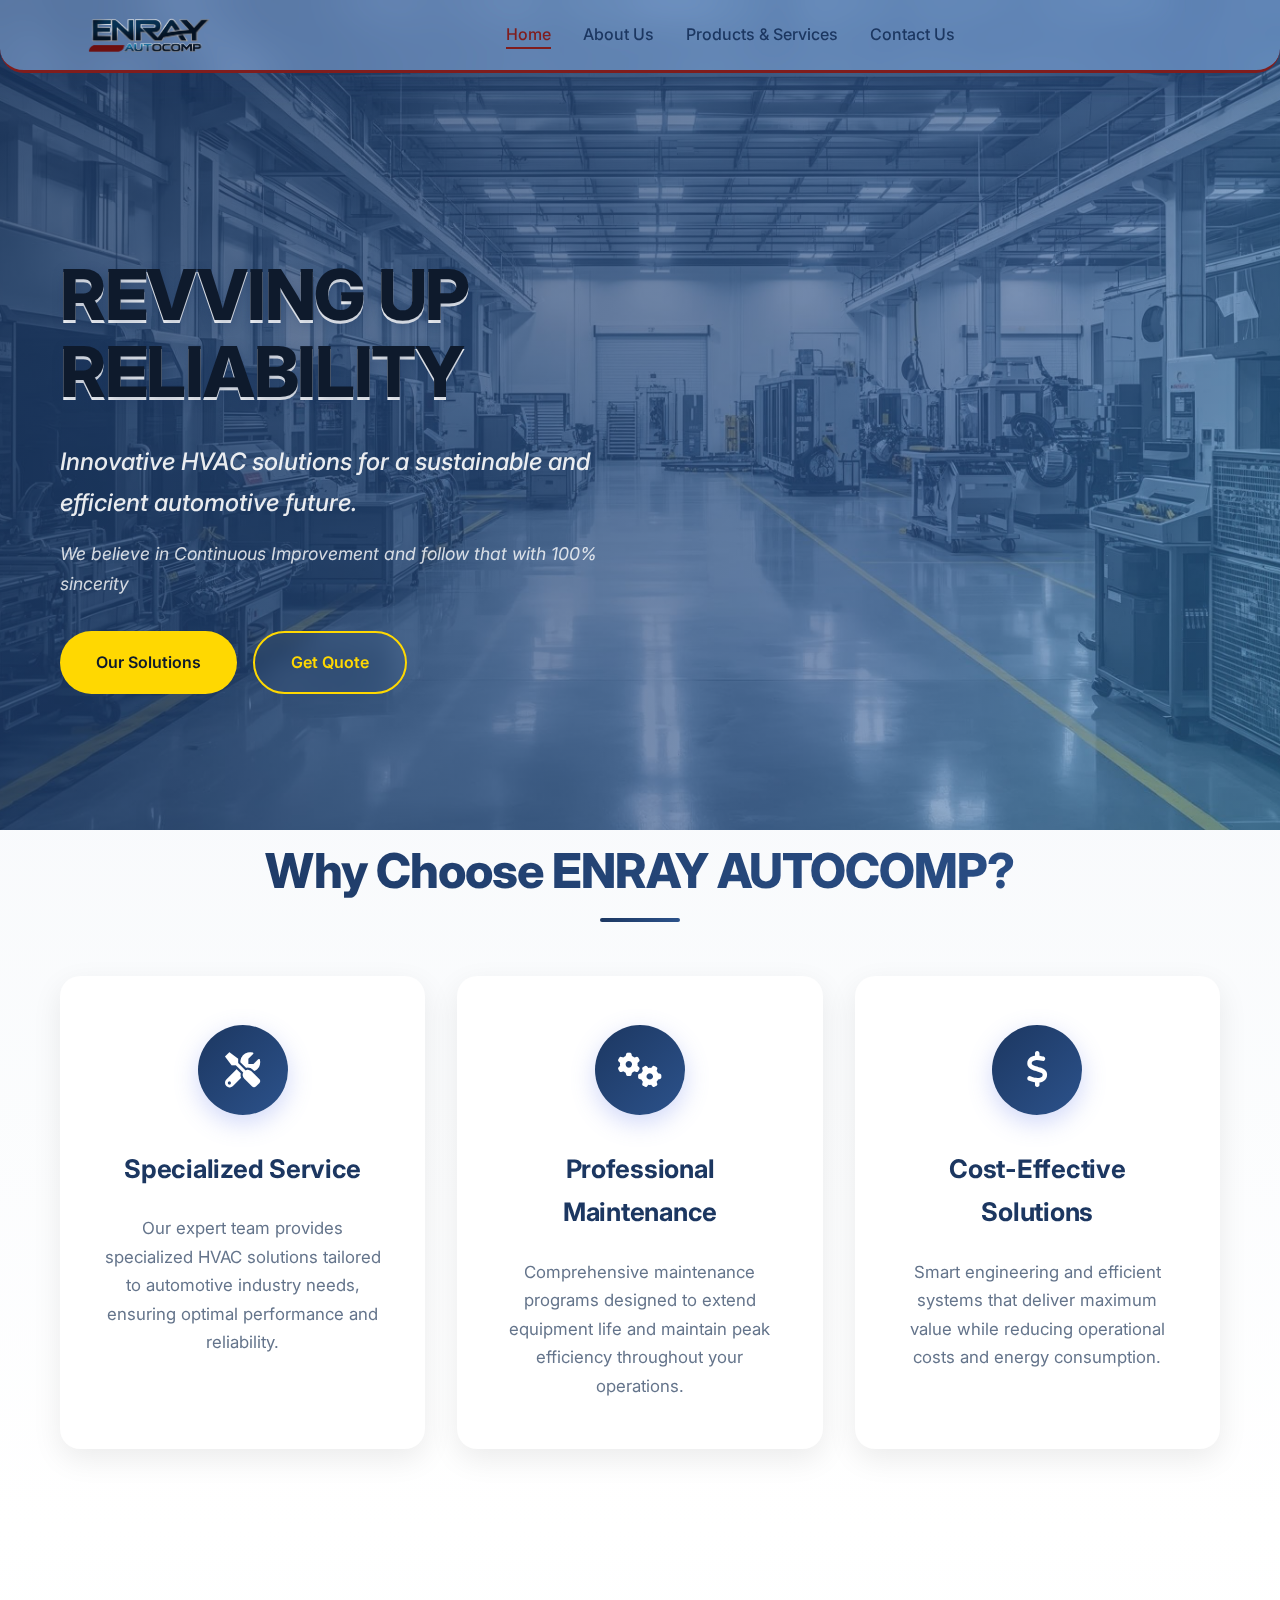
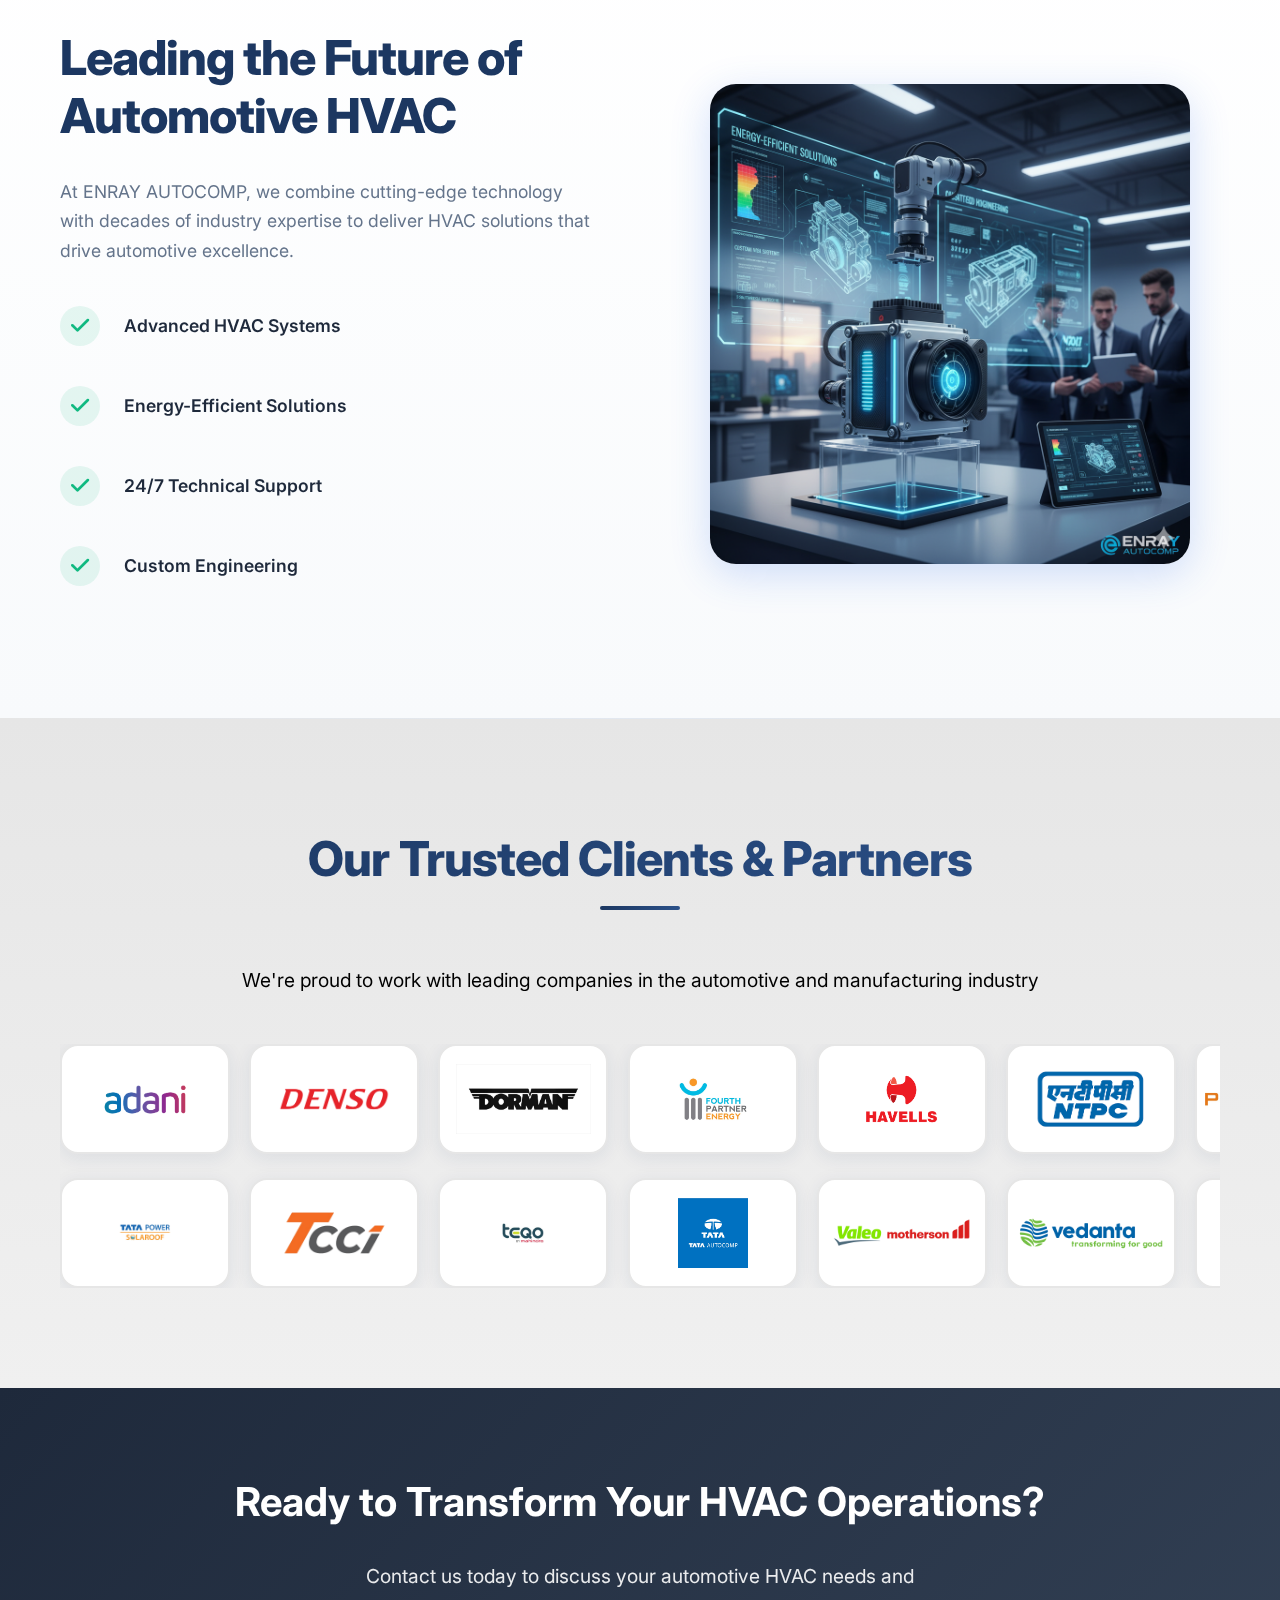
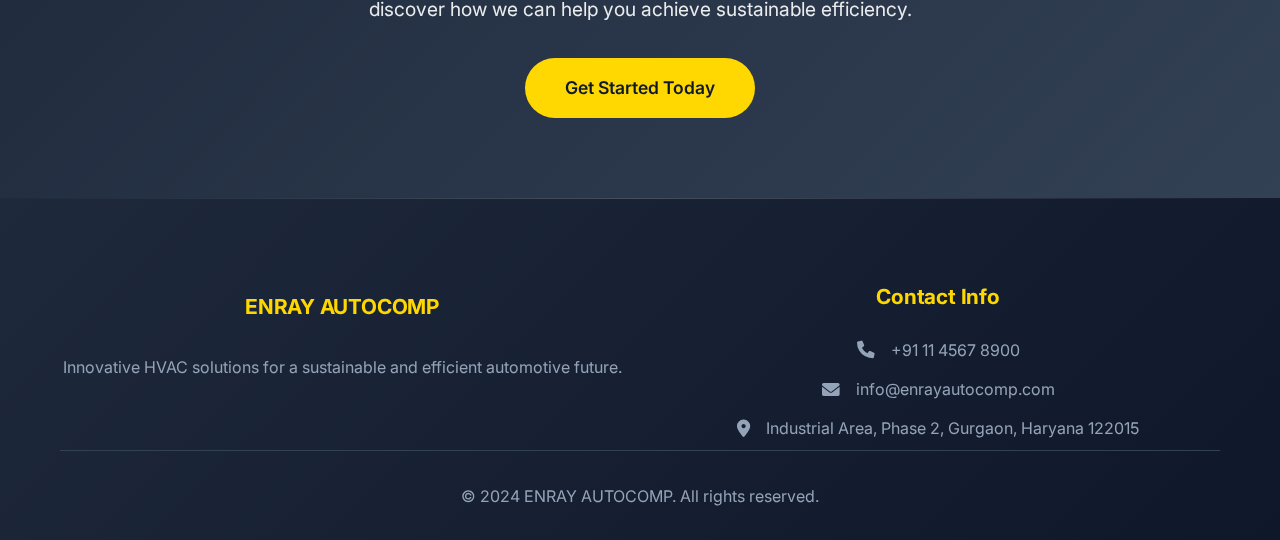
<file: index.html>
<!DOCTYPE html>
<html lang="en">
<head>
    <meta charset="UTF-8">
    <meta name="viewport" content="width=device-width, initial-scale=1.0">
    <title>ENRAY AUTOCOMP - HVAC Solutions for Automotive Future</title>
    <link rel="stylesheet" href="style.css">
    <link href="https://fonts.googleapis.com/css2?family=Inter:wght@300;400;500;600;700&display=swap" rel="stylesheet">
    <link rel="stylesheet" href="https://cdnjs.cloudflare.com/ajax/libs/font-awesome/6.0.0/css/all.min.css">
</head>
<body>
    <!-- Navigation -->
    <nav class="navbar">
        <div class="nav-container">
            <div class="nav-logo">
                <img src="assets/logo.png" alt="ENRAY AUTOCOMP Logo" />
            </div>
            <ul class="nav-menu">
                <li class="nav-item">
                    <a href="index.html" class="nav-link active">Home</a>
                </li>
                <li class="nav-item">
                    <a href="about.html" class="nav-link">About Us</a>
                </li>
                <li class="nav-item">
                    <a href="products.html" class="nav-link">Products & Services</a>
                </li>
                <li class="nav-item">
                    <a href="contact.html" class="nav-link">Contact Us</a>
                </li>
            </ul>
            <div class="hamburger">
                <span class="bar"></span>
                <span class="bar"></span>
                <span class="bar"></span>
            </div>
        </div>
    </nav>

    <!-- Hero Section -->
    <section class="hero">
        <div class="hero-container">
            <div class="hero-content">
                <h1 class="hero-title">
                    <span class="highlight">REVVING UP</span><br>
                    <span class="highlight">RELIABILITY</span>
                </h1>
                <p class="hero-subtitle">
                    Innovative HVAC solutions for a sustainable and efficient automotive future.
                </p>
                <p class="hero-description">
                    We believe in Continuous Improvement and follow that with 100% sincerity
                </p>
                <div class="hero-buttons">
                    <a href="products.html" class="btn btn-primary">Our Solutions</a>
                    <a href="contact.html" class="btn btn-secondary">Get Quote</a>
                </div>
            </div>
            <div class="hero-image">
                <div class="hero-graphic">
                    <i class="fas fa-cog fa-spin"></i>
                    <i class="fas fa-wrench"></i>
                    <i class="fas fa-tools"></i>
                </div>
            </div>
        </div>
    </section>

    <!-- Key Insights Section -->
    <section class="key-insights">
        <div class="container">
            <h2 class="section-title">Why Choose ENRAY AUTOCOMP?</h2>
            <div class="insights-grid">
                <div class="insight-card">
                    <div class="insight-icon">
                        <i class="fas fa-tools"></i>
                    </div>
                    <h3>Specialized Service</h3>
                    <p>Our expert team provides specialized HVAC solutions tailored to automotive industry needs, ensuring optimal performance and reliability.</p>
                </div>
                <div class="insight-card">
                    <div class="insight-icon">
                        <i class="fas fa-cogs"></i>
                    </div>
                    <h3>Professional Maintenance</h3>
                    <p>Comprehensive maintenance programs designed to extend equipment life and maintain peak efficiency throughout your operations.</p>
                </div>
                <div class="insight-card">
                    <div class="insight-icon">
                        <i class="fas fa-dollar-sign"></i>
                    </div>
                    <h3>Cost-Effective Solutions</h3>
                    <p>Smart engineering and efficient systems that deliver maximum value while reducing operational costs and energy consumption.</p>
                </div>
            </div>
        </div>
    </section>

    <!-- Features Section -->
    <section class="features">
        <div class="container">
            <div class="features-content">
                <div class="features-text">
                    <h2>Leading the Future of Automotive HVAC</h2>
                    <p>At ENRAY AUTOCOMP, we combine cutting-edge technology with decades of industry expertise to deliver HVAC solutions that drive automotive excellence.</p>
                    <ul class="features-list">
                        <li><i class="fas fa-check"></i> Advanced HVAC Systems</li>
                        <li><i class="fas fa-check"></i> Energy-Efficient Solutions</li>
                        <li><i class="fas fa-check"></i> 24/7 Technical Support</li>
                        <li><i class="fas fa-check"></i> Custom Engineering</li>
                    </ul>
                </div>
                <div class="features-image">
                    <div class="features-photo">
                        <img src="assets/future.png" alt="Leading the Future" style="width:480px;max-width:100%;height:480px;object-fit:cover;border-radius:26px;box-shadow:0 10px 40px rgba(37,99,235,0.20);background:#fff;display:block;margin:0 auto;" />
                    </div>
                </div>
            </div>
        </div>
    </section>

    <!-- Clients & Partners Section -->
    <section class="clients-partners">
        <div class="container">
            <h2 class="section-title">Our Trusted Clients & Partners</h2>
            <p class="section-subtitle" style="color:#000 !important;">We're proud to work with leading companies in the automotive and manufacturing industry</p>
            
            <div class="clients-container">
                <div class="clients-scroll clients-scroll-row1">
                    <div class="client-logo"><img src="partners/Adani.png" alt="Adani" style="height:70px;max-width:150px;object-fit:contain;" /></div>
                    <div class="client-logo"><img src="partners/DENSO.png" alt="DENSO" style="height:70px;max-width:150px;object-fit:contain;" /></div>
                    <div class="client-logo"><img src="partners/dorman logo.jpg" alt="Dorman" style="height:70px;max-width:150px;object-fit:contain;" /></div>
                    <div class="client-logo"><img src="partners/fourth partner logo.png" alt="Partner 4" style="height:70px;max-width:150px;object-fit:contain;" /></div>
                    <div class="client-logo"><img src="partners/Havells logo.png" alt="Havells" style="height:70px;max-width:150px;object-fit:contain;" /></div>
                    <div class="client-logo"><img src="partners/ntpc logo.png" alt="NTPC" style="height:70px;max-width:150px;object-fit:contain;" /></div>
                    <div class="client-logo"><img src="partners/PCS-Logo.jpg" alt="PCS" style="height:70px;max-width:150px;object-fit:contain;" /></div>
                    <!-- Duplicate for seamless scroll -->
                    <div class="client-logo"><img src="partners/Adani.png" alt="Adani" style="height:70px;max-width:150px;object-fit:contain;" /></div>
                    <div class="client-logo"><img src="partners/DENSO.png" alt="DENSO" style="height:70px;max-width:150px;object-fit:contain;" /></div>
                    <div class="client-logo"><img src="partners/dorman logo.jpg" alt="Dorman" style="height:70px;max-width:150px;object-fit:contain;" /></div>
                    <div class="client-logo"><img src="partners/fourth partner logo.png" alt="Partner 4" style="height:70px;max-width:150px;object-fit:contain;" /></div>
                    <div class="client-logo"><img src="partners/Havells logo.png" alt="Havells" style="height:70px;max-width:150px;object-fit:contain;" /></div>
                    <div class="client-logo"><img src="partners/ntpc logo.png" alt="NTPC" style="height:70px;max-width:150px;object-fit:contain;" /></div>
                    <div class="client-logo"><img src="partners/PCS-Logo.jpg" alt="PCS" style="height:70px;max-width:150px;object-fit:contain;" /></div>
                </div>
                <div class="clients-scroll clients-scroll-row2">
                    <div class="client-logo"><img src="partners/tata power logo.jpeg" alt="Tata Power" style="height:70px;max-width:150px;object-fit:contain;" /></div>
                    <div class="client-logo"><img src="partners/TCCI logo.png" alt="TCCI" style="height:70px;max-width:150px;object-fit:contain;" /></div>
                    <div class="client-logo"><img src="partners/tcqo.jpg" alt="TCQO" style="height:70px;max-width:150px;object-fit:contain;" /></div>
                    <div class="client-logo"><img src="partners/tcs logo.jpg" alt="TCS" style="height:70px;max-width:150px;object-fit:contain;" /></div>
                    <div class="client-logo"><img src="partners/valleo logo.jpg" alt="Valleo" style="height:70px;max-width:150px;object-fit:contain;" /></div>
                    <div class="client-logo"><img src="partners/Vedanta logo.png" alt="Vedanta" style="height:70px;max-width:150px;object-fit:contain;" /></div>
                    <div class="client-logo"><img src="partners/warree logo.jpg" alt="Warree" style="height:70px;max-width:150px;object-fit:contain;" /></div>
                    <!-- Duplicate for seamless scroll -->
                    <div class="client-logo"><img src="partners/tata power logo.jpeg" alt="Tata Power" style="height:70px;max-width:150px;object-fit:contain;" /></div>
                    <div class="client-logo"><img src="partners/TCCI logo.png" alt="TCCI" style="height:70px;max-width:150px;object-fit:contain;" /></div>
                    <div class="client-logo"><img src="partners/tcqo.jpg" alt="TCQO" style="height:70px;max-width:150px;object-fit:contain;" /></div>
                    <div class="client-logo"><img src="partners/tcs logo.jpg" alt="TCS" style="height:70px;max-width:150px;object-fit:contain;" /></div>
                    <div class="client-logo"><img src="partners/valleo logo.jpg" alt="Valleo" style="height:70px;max-width:150px;object-fit:contain;" /></div>
                    <div class="client-logo"><img src="partners/Vedanta logo.png" alt="Vedanta" style="height:70px;max-width:150px;object-fit:contain;" /></div>
                    <div class="client-logo"><img src="partners/warree logo.jpg" alt="Warree" style="height:70px;max-width:150px;object-fit:contain;" /></div>
                </div>
                </div>
            </div>
        </div>
    </section>

    <!-- CTA Section -->
    <section class="cta">
        <div class="container">
            <div class="cta-content">
                <h2>Ready to Transform Your HVAC Operations?</h2>
                <p>Contact us today to discuss your automotive HVAC needs and discover how we can help you achieve sustainable efficiency.</p>
                <a href="contact.html" class="btn btn-primary btn-large">Get Started Today</a>
            </div>
        </div>
    </section>

    <!-- Footer -->
    <footer class="footer">
        <div class="container">
            <div class="footer-content">
                <div class="footer-section footer-logo-section">
                    <h3>ENRAY AUTOCOMP</h3>
                    <p>Innovative HVAC solutions for a sustainable and efficient automotive future.</p>
                    <div class="social-links">
                        <a href="#"><i class="fab fa-linkedin"></i></a>
                        <a href="#"><i class="fab fa-twitter"></i></a>
                        <a href="#"><i class="fab fa-facebook"></i></a>
                    </div>
                </div>
                <div class="footer-section footer-contact-info">
                    <h4>Contact Info</h4>
                    <p><i class="fas fa-phone"></i> +91 11 4567 8900</p>
                    <p><i class="fas fa-envelope"></i> info@enrayautocomp.com</p>
                    <p><i class="fas fa-map-marker-alt"></i> Industrial Area, Phase 2, Gurgaon, Haryana 122015</p>
                </div>
            </div>
            <div class="footer-bottom">
                <p>&copy; 2024 ENRAY AUTOCOMP. All rights reserved.</p>
            </div>
        </div>
    </footer>



    <script src="script.js"></script>
</body>
</html>
</file>
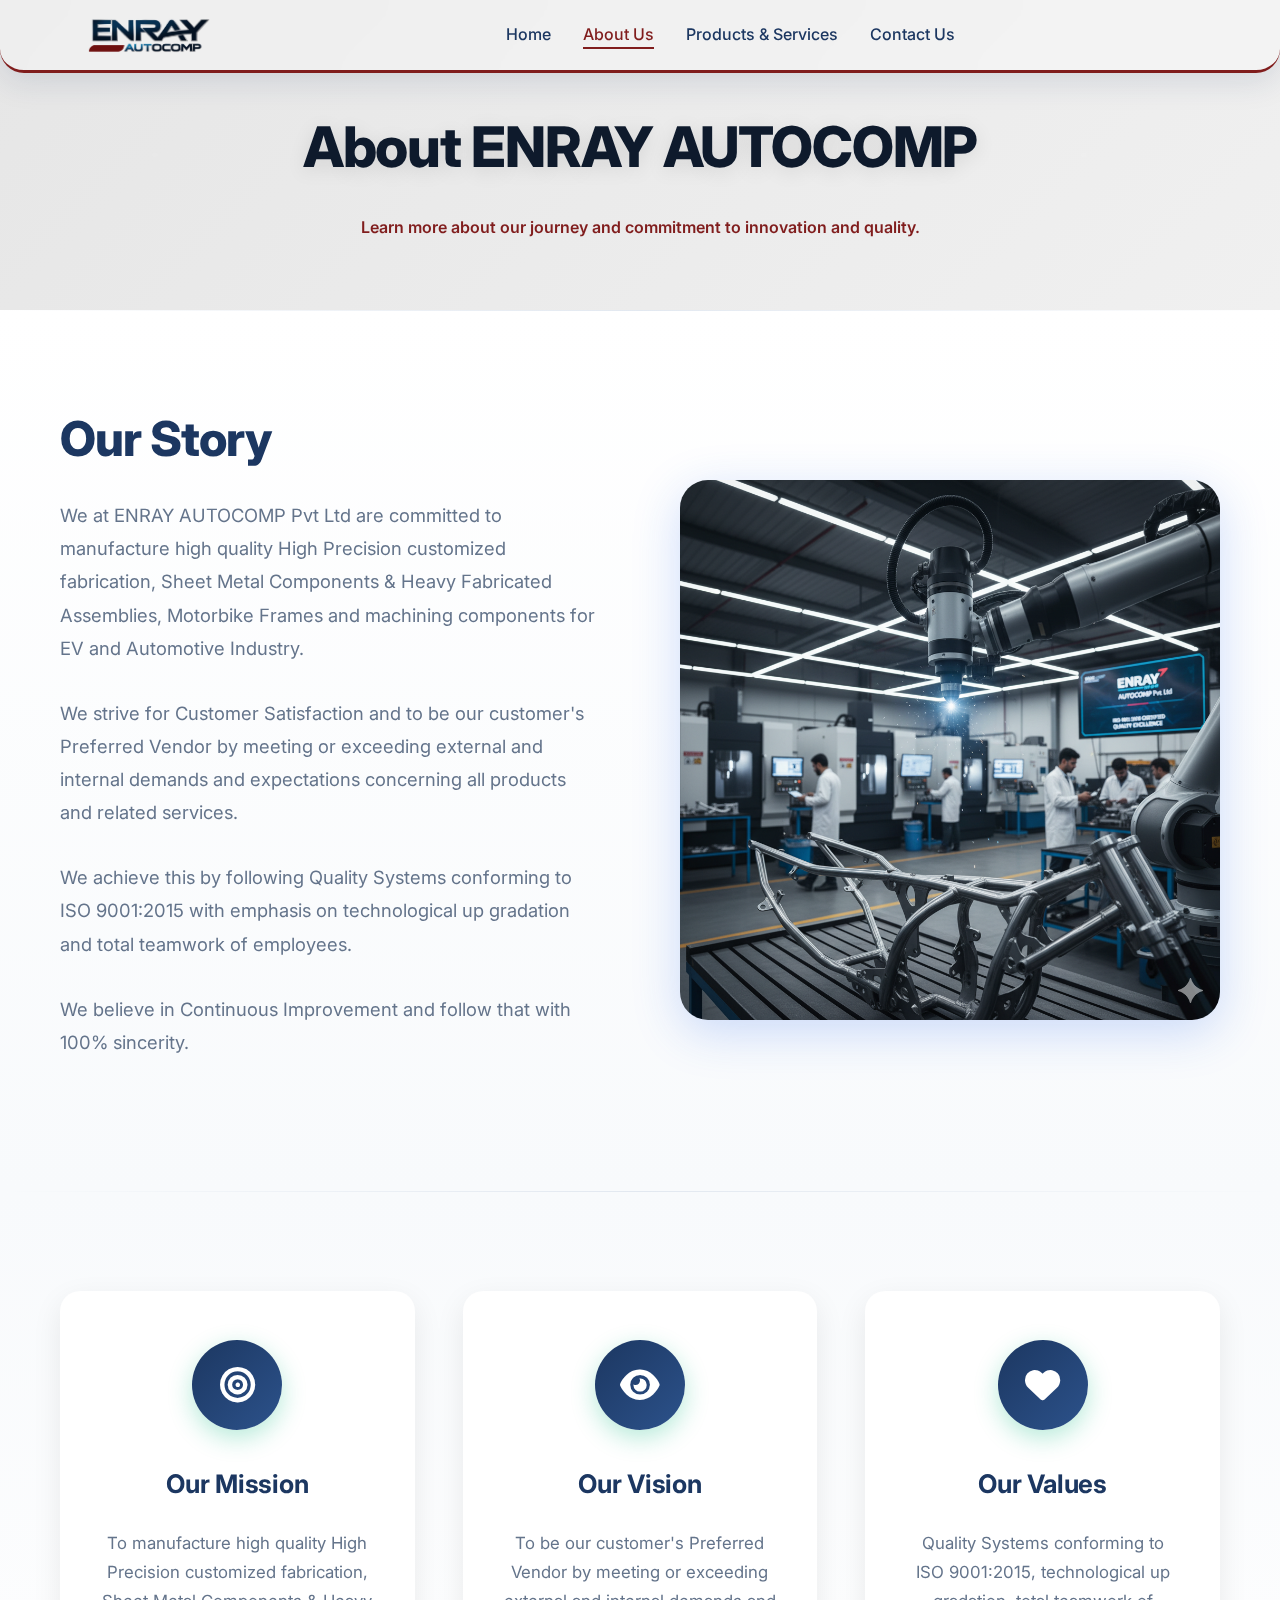
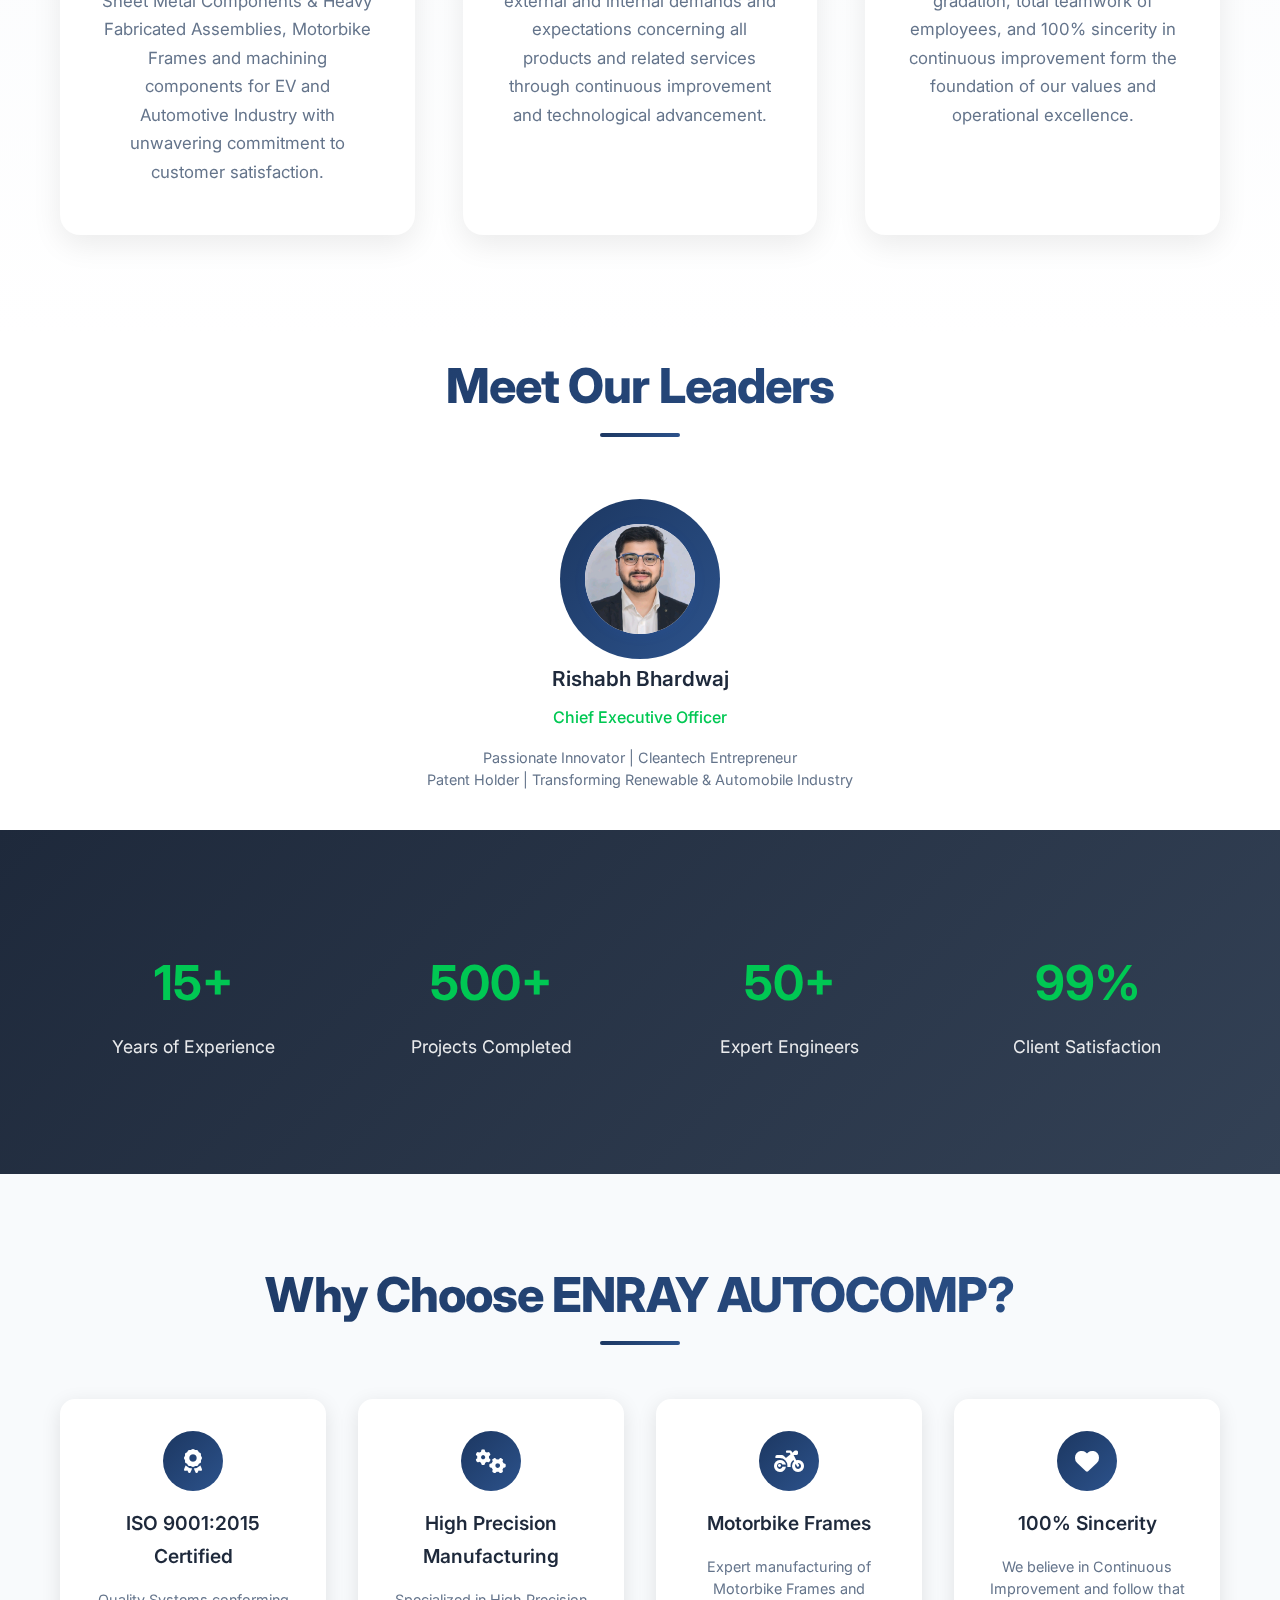
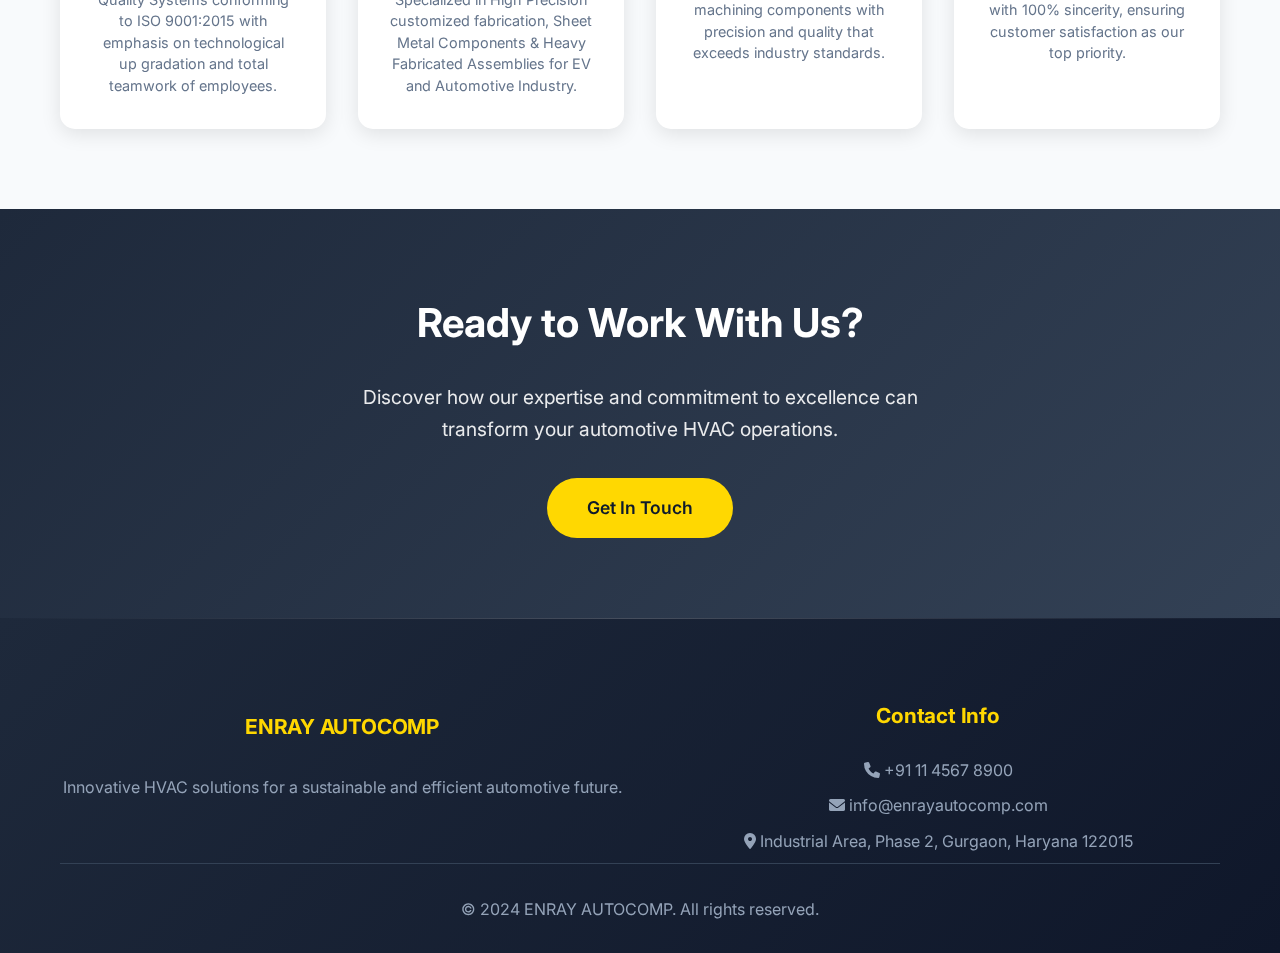
<file: about.html>
<!DOCTYPE html>
<html lang="en">
<head>
    <meta charset="UTF-8">
    <meta name="viewport" content="width=device-width, initial-scale=1.0">
    <title>About Us - ENRAY AUTOCOMP</title>
    <link rel="stylesheet" href="style.css">
    <link href="https://fonts.googleapis.com/css2?family=Inter:wght@300;400;500;600;700&display=swap" rel="stylesheet">
    <link rel="stylesheet" href="https://cdnjs.cloudflare.com/ajax/libs/font-awesome/6.0.0/css/all.min.css">
</head>
<body>
    <!-- Navigation -->
    <nav class="navbar">
        <div class="nav-container">
            <div class="nav-logo">
                <img src="assets/logo.png" alt="ENRAY AUTOCOMP Logo" />
            </div>
            <ul class="nav-menu">
                <li class="nav-item">
                    <a href="index.html" class="nav-link">Home</a>
                </li>
                <li class="nav-item">
                    <a href="about.html" class="nav-link active">About Us</a>
                </li>
                <li class="nav-item">
                    <a href="products.html" class="nav-link">Products & Services</a>
                </li>
                <li class="nav-item">
                    <a href="contact.html" class="nav-link">Contact Us</a>
                </li>
            </ul>
            <div class="hamburger">
                <span class="bar"></span>
                <span class="bar"></span>
                <span class="bar"></span>
            </div>
        </div>
    </nav>

    <!-- Page Header -->
    <section class="page-header">
        <div class="container">
            <h1>About ENRAY AUTOCOMP</h1>
            <p>Learn more about our journey and commitment to innovation and quality.</p>
        </div>
    </section>

    <!-- Company Story -->
    <section class="company-story">
        <div class="container">
            <div class="story-content">
                <div class="story-text">
                    <h2>Our Story</h2>
                    <p>We at ENRAY AUTOCOMP Pvt Ltd are committed to manufacture high quality High Precision customized fabrication, Sheet Metal Components & Heavy Fabricated Assemblies, Motorbike Frames and machining components for EV and Automotive Industry.</p>
                    <p>We strive for Customer Satisfaction and to be our customer's Preferred Vendor by meeting or exceeding external and internal demands and expectations concerning all products and related services.</p>
                    <p>We achieve this by following Quality Systems conforming to ISO 9001:2015 with emphasis on technological up gradation and total teamwork of employees.</p>
                    <p>We believe in Continuous Improvement and follow that with 100% sincerity.</p>
                </div>
                <div class="story-image">
                    <div class="story-photo">
                        <img src="assets/future2.png" alt="About ENRAY AUTOCOMP" style="width:540px;max-width:100%;height:540px;object-fit:cover;border-radius:28px;box-shadow:0 12px 48px rgba(37,99,235,0.22);background:#fff;display:block;margin:0 auto;" />
                    </div>
                </div>
            </div>
        </div>
    </section>

    <!-- Mission & Vision -->
    <section class="mission-vision">
        <div class="container">
            <div class="mv-grid">
                <div class="mv-card">
                    <div class="mv-icon">
                        <i class="fas fa-bullseye"></i>
                    </div>
                    <h3>Our Mission</h3>
                    <p>To manufacture high quality High Precision customized fabrication, Sheet Metal Components & Heavy Fabricated Assemblies, Motorbike Frames and machining components for EV and Automotive Industry with unwavering commitment to customer satisfaction.</p>
                </div>
                <div class="mv-card">
                    <div class="mv-icon">
                        <i class="fas fa-eye"></i>
                    </div>
                    <h3>Our Vision</h3>
                    <p>To be our customer's Preferred Vendor by meeting or exceeding external and internal demands and expectations concerning all products and related services through continuous improvement and technological advancement.</p>
                </div>
                <div class="mv-card">
                    <div class="mv-icon">
                        <i class="fas fa-heart"></i>
                    </div>
                    <h3>Our Values</h3>
                    <p>Quality Systems conforming to ISO 9001:2015, technological up gradation, total teamwork of employees, and 100% sincerity in continuous improvement form the foundation of our values and operational excellence.</p>
                </div>
            </div>
        </div>
    </section>

    <!-- Team Section -->
    <section class="team">
        <div class="container">
            <h2 class="section-title">Meet Our Leaders</h2>
            <div class="team-grid">
                <div class="team-member">
                    <div class="member-photo">
                        <img src="assets/rishabh.jpeg" alt="Rishabh Bhardwaj" style="width:110px;height:110px;object-fit:cover;border-radius:50%;box-shadow:0 2px 12px rgba(37,99,235,0.10);background:#fff;" />
                    </div>
                    <h4>Rishabh Bhardwaj</h4>
                    <p class="position">Chief Executive Officer</p>
                    <p class="bio">Passionate Innovator | Cleantech Entrepreneur<br>Patent Holder | Transforming Renewable & Automobile Industry</p>
                </div>
            </div>
        </div>
    </section>

    <!-- Stats Section -->
    <section class="stats">
        <div class="container">
            <div class="stats-grid">
                <div class="stat-item">
                    <div class="stat-number">15+</div>
                    <div class="stat-label">Years of Experience</div>
                </div>
                <div class="stat-item">
                    <div class="stat-number">500+</div>
                    <div class="stat-label">Projects Completed</div>
                </div>
                <div class="stat-item">
                    <div class="stat-number">50+</div>
                    <div class="stat-label">Expert Engineers</div>
                </div>
                <div class="stat-item">
                    <div class="stat-number">99%</div>
                    <div class="stat-label">Client Satisfaction</div>
                </div>
            </div>
        </div>
    </section>

    <!-- Why Choose Us -->
    <section class="why-choose">
        <div class="container">
            <h2 class="section-title">Why Choose ENRAY AUTOCOMP?</h2>
            <div class="why-grid">
                <div class="why-item">
                    <div class="why-icon">
                        <i class="fas fa-award"></i>
                    </div>
                    <h4>ISO 9001:2015 Certified</h4>
                    <p>Quality Systems conforming to ISO 9001:2015 with emphasis on technological up gradation and total teamwork of employees.</p>
                </div>
                <div class="why-item">
                    <div class="why-icon">
                        <i class="fas fa-cogs"></i>
                    </div>
                    <h4>High Precision Manufacturing</h4>
                    <p>Specialized in High Precision customized fabrication, Sheet Metal Components & Heavy Fabricated Assemblies for EV and Automotive Industry.</p>
                </div>
                <div class="why-item">
                    <div class="why-icon">
                        <i class="fas fa-motorcycle"></i>
                    </div>
                    <h4>Motorbike Frames</h4>
                    <p>Expert manufacturing of Motorbike Frames and machining components with precision and quality that exceeds industry standards.</p>
                </div>
                <div class="why-item">
                    <div class="why-icon">
                        <i class="fas fa-heart"></i>
                    </div>
                    <h4>100% Sincerity</h4>
                    <p>We believe in Continuous Improvement and follow that with 100% sincerity, ensuring customer satisfaction as our top priority.</p>
                </div>
            </div>
        </div>
    </section>

    <!-- CTA Section -->
    <section class="cta">
        <div class="container">
            <div class="cta-content">
                <h2>Ready to Work With Us?</h2>
                <p>Discover how our expertise and commitment to excellence can transform your automotive HVAC operations.</p>
                <a href="contact.html" class="btn btn-primary btn-large">Get In Touch</a>
            </div>
        </div>
    </section>

    <!-- Footer -->
    <footer class="footer">
        <div class="container">
            <div class="footer-content">
                <div class="footer-section footer-logo-section">
                    <h3>ENRAY AUTOCOMP</h3>
                    <p>Innovative HVAC solutions for a sustainable and efficient automotive future.</p>
                    <div class="social-links">
                        <a href="#"><i class="fab fa-linkedin"></i></a>
                        <a href="#"><i class="fab fa-twitter"></i></a>
                        <a href="#"><i class="fab fa-facebook"></i></a>
                    </div>
                </div>
                <div class="footer-section">
                    <h4>Contact Info</h4>
                    <p><i class="fas fa-phone"></i> +91 11 4567 8900</p>
                    <p><i class="fas fa-envelope"></i> info@enrayautocomp.com</p>
                    <p><i class="fas fa-map-marker-alt"></i> Industrial Area, Phase 2, Gurgaon, Haryana 122015</p>
                </div>
            </div>
            <div class="footer-bottom">
                <p>&copy; 2024 ENRAY AUTOCOMP. All rights reserved.</p>
            </div>
        </div>
    </footer>



    <script src="script.js"></script>
</body>
</html>
</file>
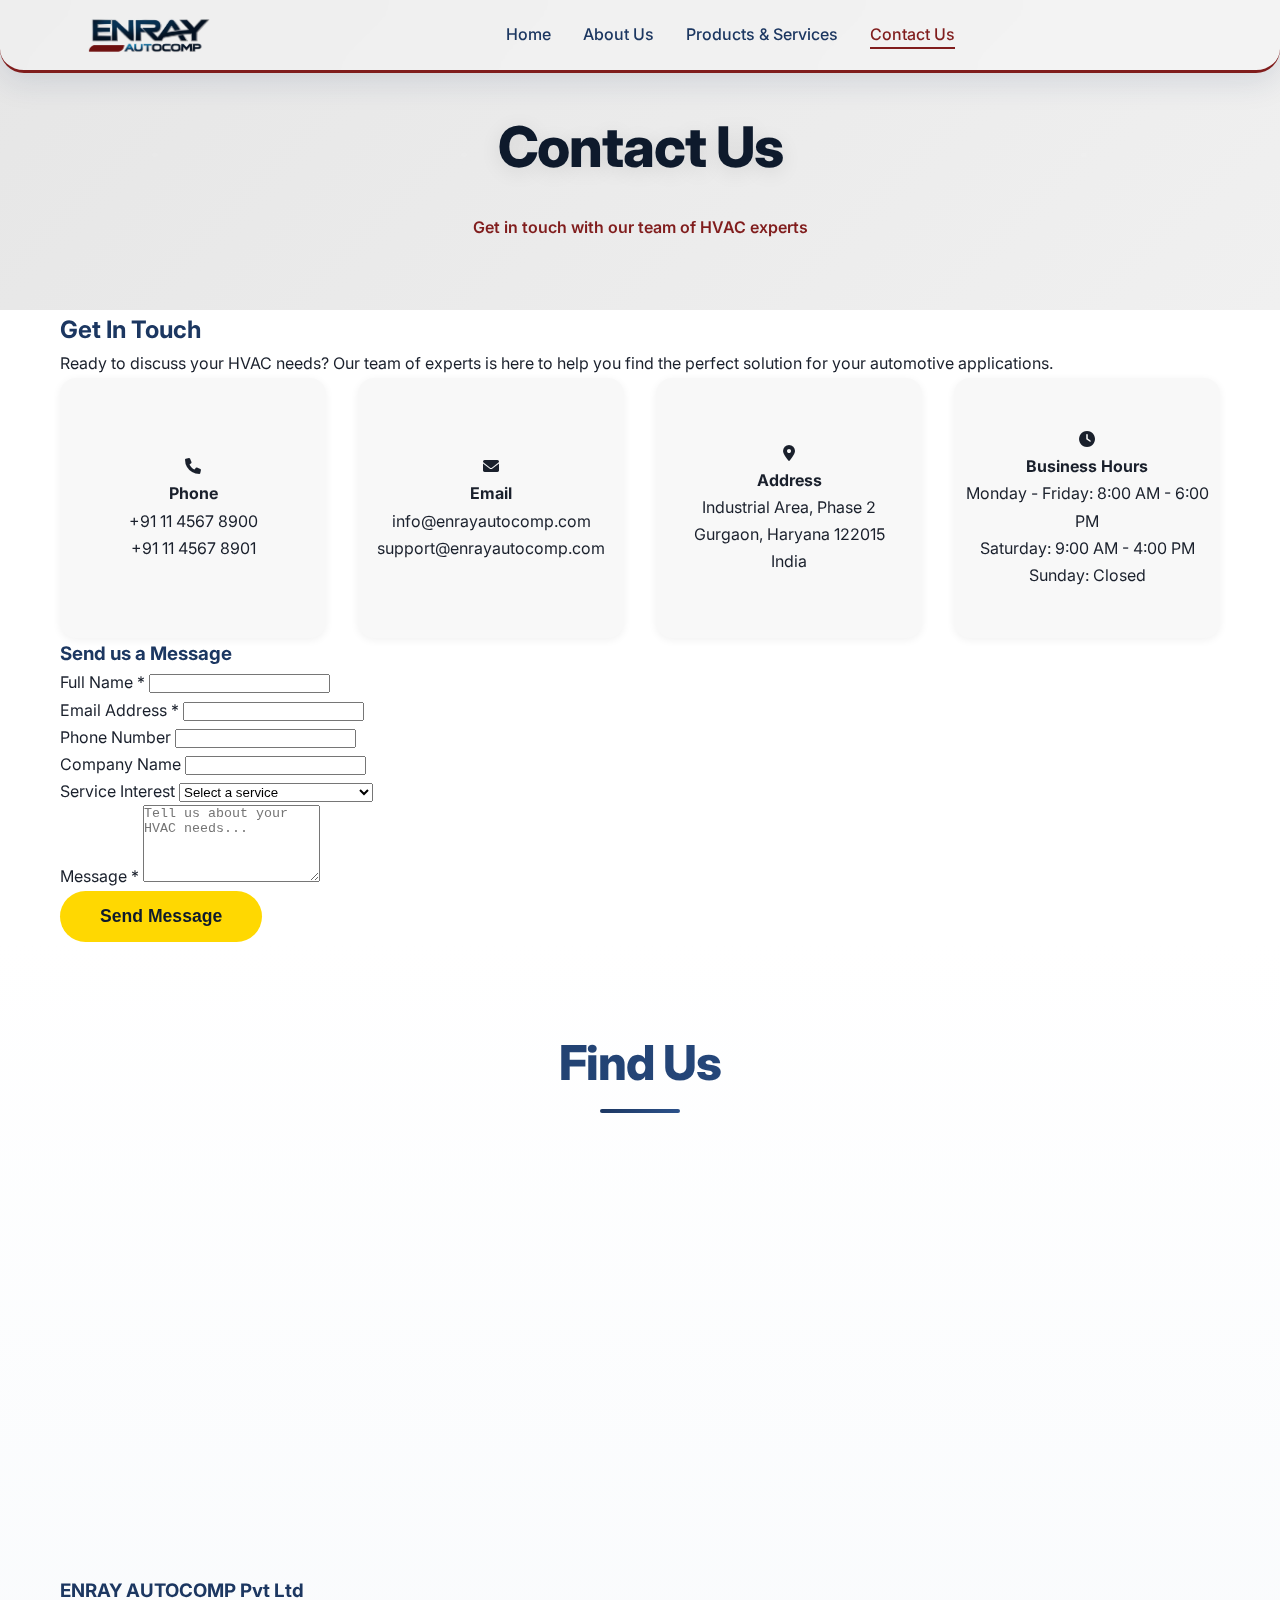
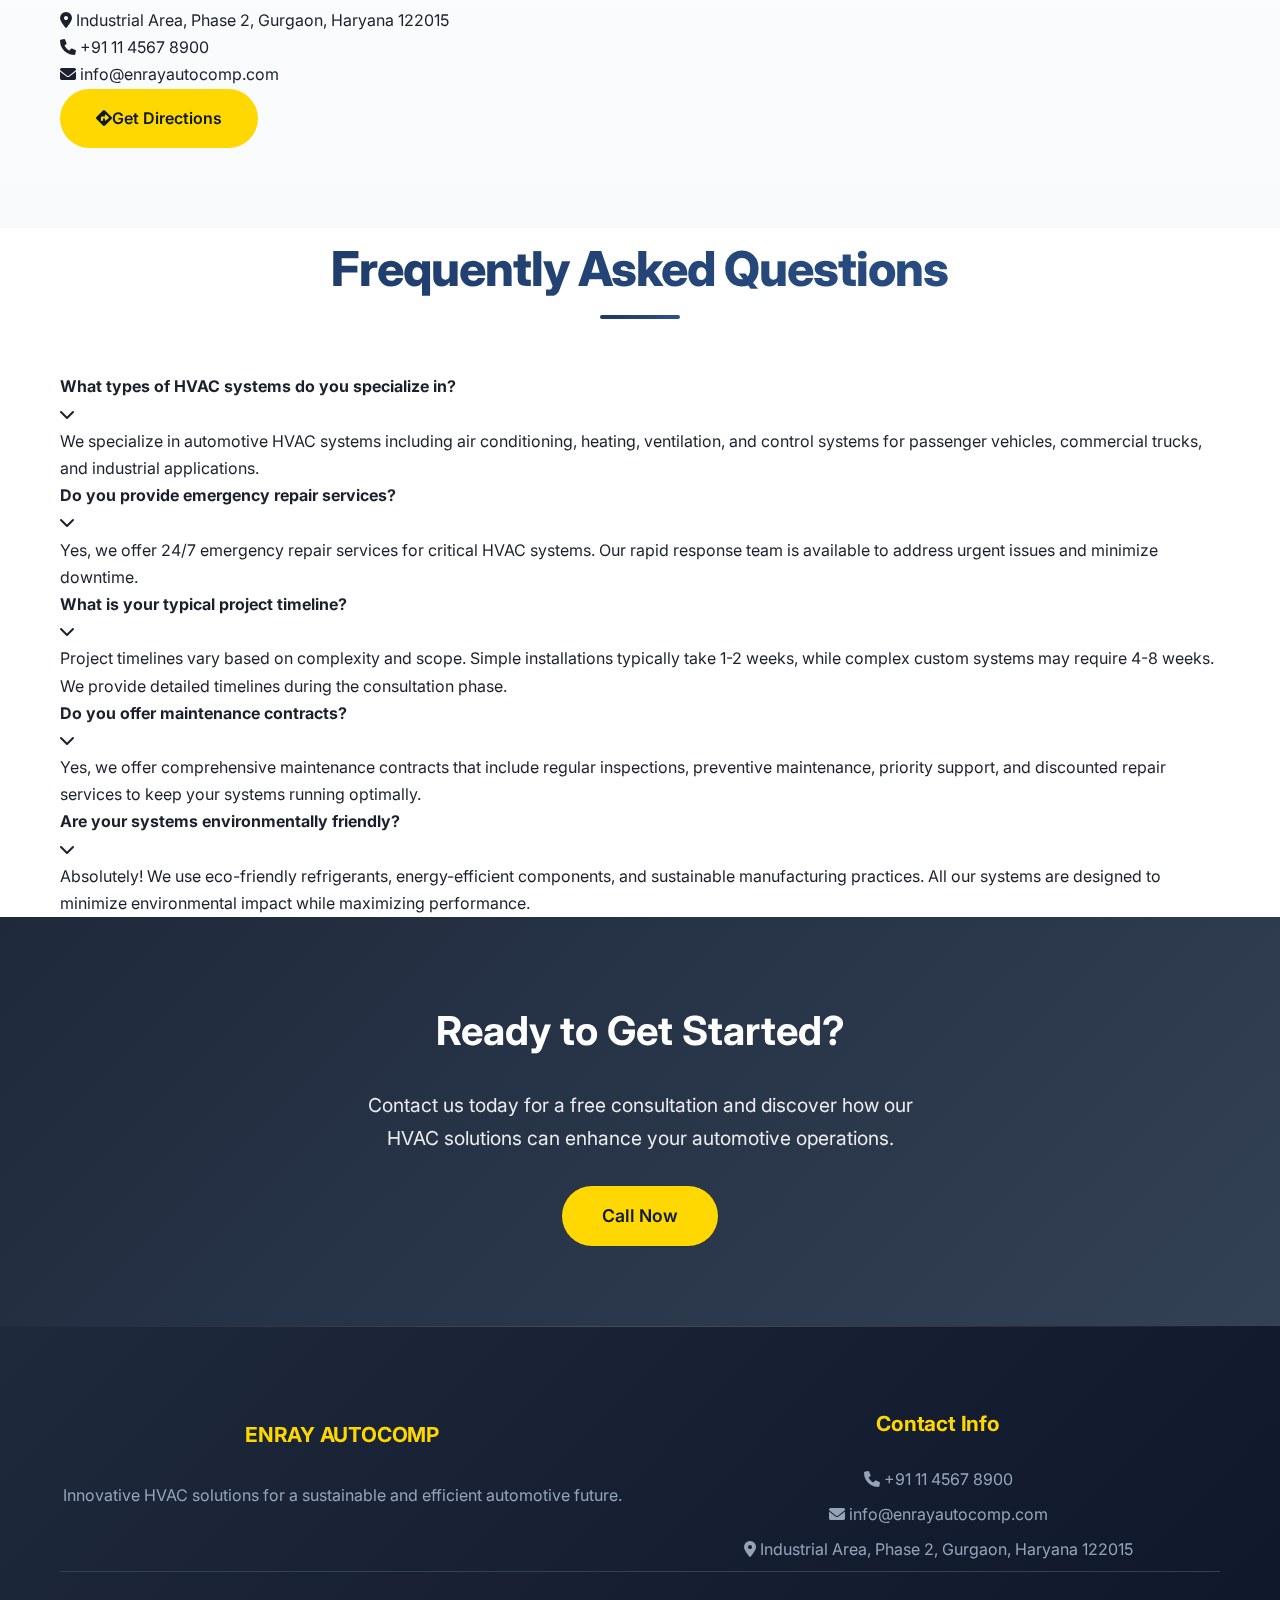
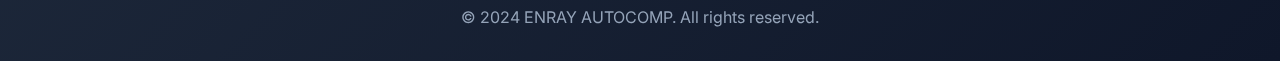
<file: contact.html>
<!DOCTYPE html>
<html lang="en">
<head>
    <meta charset="UTF-8">
    <meta name="viewport" content="width=device-width, initial-scale=1.0">
    <title>Contact Us - ENRAY AUTOCOMP</title>
    <link rel="stylesheet" href="style.css">
    <link href="https://fonts.googleapis.com/css2?family=Inter:wght@300;400;500;600;700&display=swap" rel="stylesheet">
    <link rel="stylesheet" href="https://cdnjs.cloudflare.com/ajax/libs/font-awesome/6.0.0/css/all.min.css">
</head>
<body>
    <!-- Navigation -->
    <nav class="navbar">
        <div class="nav-container">
            <div class="nav-logo">
                <img src="assets/logo.png" alt="ENRAY AUTOCOMP Logo" />
            </div>
            <ul class="nav-menu">
                <li class="nav-item">
                    <a href="index.html" class="nav-link">Home</a>
                </li>
                <li class="nav-item">
                    <a href="about.html" class="nav-link">About Us</a>
                </li>
                <li class="nav-item">
                    <a href="products.html" class="nav-link">Products & Services</a>
                </li>
                <li class="nav-item">
                    <a href="contact.html" class="nav-link active">Contact Us</a>
                </li>
            </ul>
            <div class="hamburger">
                <span class="bar"></span>
                <span class="bar"></span>
                <span class="bar"></span>
            </div>
        </div>
    </nav>

    <!-- Page Header -->
    <section class="page-header">
        <div class="container">
            <h1>Contact Us</h1>
            <p>Get in touch with our team of HVAC experts</p>
        </div>
    </section>

    <!-- Contact Section -->
    <section class="contact-section">
        <div class="container">
            <div class="contact-content">
                <div class="contact-info">
                    <h2>Get In Touch</h2>
                    <p>Ready to discuss your HVAC needs? Our team of experts is here to help you find the perfect solution for your automotive applications.</p>
                    
                    <div class="contact-details">
                        <div class="contact-item">
                            <div class="contact-icon">
                                <i class="fas fa-phone"></i>
                            </div>
                            <div class="contact-text">
                                <h4>Phone</h4>
                                <p>+91 11 4567 8900</p>
                                <p>+91 11 4567 8901</p>
                            </div>
                        </div>
                        
                        <div class="contact-item">
                            <div class="contact-icon">
                                <i class="fas fa-envelope"></i>
                            </div>
                            <div class="contact-text">
                                <h4>Email</h4>
                                <p>info@enrayautocomp.com</p>
                                <p>support@enrayautocomp.com</p>
                            </div>
                        </div>
                        
                        <div class="contact-item">
                            <div class="contact-icon">
                                <i class="fas fa-map-marker-alt"></i>
                            </div>
                            <div class="contact-text">
                                <h4>Address</h4>
                                <p>Industrial Area, Phase 2<br>Gurgaon, Haryana 122015<br>India</p>
                            </div>
                        </div>
                        
                        <div class="contact-item">
                            <div class="contact-icon">
                                <i class="fas fa-clock"></i>
                            </div>
                            <div class="contact-text">
                                <h4>Business Hours</h4>
                                <p>Monday - Friday: 8:00 AM - 6:00 PM</p>
                                <p>Saturday: 9:00 AM - 4:00 PM</p>
                                <p>Sunday: Closed</p>
                            </div>
                        </div>
                    </div>
                    
                    <div class="social-links">
                        <h4>Follow Us</h4>
                        <div class="social-icons">
                            <a href="#"><i class="fab fa-linkedin"></i></a>
                            <a href="#"><i class="fab fa-twitter"></i></a>
                            <a href="#"><i class="fab fa-facebook"></i></a>
                            <a href="#"><i class="fab fa-instagram"></i></a>
                        </div>
                    </div>
                </div>
                
                <div class="contact-form-container">
                    <form id="contact-form" class="contact-form">
                        <h3>Send us a Message</h3>
                        <div class="form-group">
                            <label for="name">Full Name *</label>
                            <input type="text" id="name" name="name" required>
                        </div>
                        
                        <div class="form-group">
                            <label for="email">Email Address *</label>
                            <input type="email" id="email" name="email" required>
                        </div>
                        
                        <div class="form-group">
                            <label for="phone">Phone Number</label>
                            <input type="tel" id="phone" name="phone">
                        </div>
                        
                        <div class="form-group">
                            <label for="company">Company Name</label>
                            <input type="text" id="company" name="company">
                        </div>
                        
                        <div class="form-group">
                            <label for="service">Service Interest</label>
                            <select id="service" name="service">
                                <option value="">Select a service</option>
                                <option value="consultation">Consultation & Design</option>
                                <option value="installation">Installation & Commissioning</option>
                                <option value="maintenance">Maintenance & Support</option>
                                <option value="training">Training & Education</option>
                                <option value="other">Other</option>
                            </select>
                        </div>
                        
                        <div class="form-group">
                            <label for="message">Message *</label>
                            <textarea id="message" name="message" rows="5" required placeholder="Tell us about your HVAC needs..."></textarea>
                        </div>
                        
                        <button type="submit" class="btn btn-primary btn-large">Send Message</button>
                    </form>
                </div>
            </div>
        </div>
    </section>

    <!-- Map Section -->
    <section class="map-section">
        <div class="container">
            <h2 class="section-title">Find Us</h2>
            <div class="map-container">
                <iframe 
                    src="https://www.google.com/maps/embed?pb=!1m18!1m12!1m3!1d3506.1234567890!2d77.1234567890!3d28.1234567890!2m3!1f0!2f0!3f0!3m2!1i1024!2i768!4f13.1!3m3!1m2!1s0x0%3A0x0!2sIndustrial%20Area%20Phase%202%20Gurgaon!5e0!3m2!1sen!2sin!4v1234567890123!5m2!1sen!2sin"
                    width="100%" 
                    height="400" 
                    style="border:0;" 
                    allowfullscreen="" 
                    loading="lazy" 
                    referrerpolicy="no-referrer-when-downgrade"
                    title="ENRAY AUTOCOMP Location - Industrial Area Phase 2, Gurgaon">
                </iframe>
                <div class="map-info">
                    <div class="map-info-content">
                        <h3>ENRAY AUTOCOMP Pvt Ltd</h3>
                        <p><i class="fas fa-map-marker-alt"></i> Industrial Area, Phase 2, Gurgaon, Haryana 122015</p>
                        <p><i class="fas fa-phone"></i> +91 11 4567 8900</p>
                        <p><i class="fas fa-envelope"></i> info@enrayautocomp.com</p>
                        <div class="map-directions">
                            <a href="https://maps.google.com/maps?q=Industrial+Area+Phase+2+Gurgaon+Haryana+122015" target="_blank" class="btn btn-primary">
                                <i class="fas fa-directions"></i> Get Directions
                            </a>
                        </div>
                    </div>
                </div>
            </div>
        </div>
    </section>

    <!-- FAQ Section -->
    <section class="faq-section">
        <div class="container">
            <h2 class="section-title">Frequently Asked Questions</h2>
            <div class="faq-container">
                <div class="faq-item">
                    <div class="faq-question">
                        <h4>What types of HVAC systems do you specialize in?</h4>
                        <i class="fas fa-chevron-down"></i>
                    </div>
                    <div class="faq-answer">
                        <p>We specialize in automotive HVAC systems including air conditioning, heating, ventilation, and control systems for passenger vehicles, commercial trucks, and industrial applications.</p>
                    </div>
                </div>
                
                <div class="faq-item">
                    <div class="faq-question">
                        <h4>Do you provide emergency repair services?</h4>
                        <i class="fas fa-chevron-down"></i>
                    </div>
                    <div class="faq-answer">
                        <p>Yes, we offer 24/7 emergency repair services for critical HVAC systems. Our rapid response team is available to address urgent issues and minimize downtime.</p>
                    </div>
                </div>
                
                <div class="faq-item">
                    <div class="faq-question">
                        <h4>What is your typical project timeline?</h4>
                        <i class="fas fa-chevron-down"></i>
                    </div>
                    <div class="faq-answer">
                        <p>Project timelines vary based on complexity and scope. Simple installations typically take 1-2 weeks, while complex custom systems may require 4-8 weeks. We provide detailed timelines during the consultation phase.</p>
                    </div>
                </div>
                
                <div class="faq-item">
                    <div class="faq-question">
                        <h4>Do you offer maintenance contracts?</h4>
                        <i class="fas fa-chevron-down"></i>
                    </div>
                    <div class="faq-answer">
                        <p>Yes, we offer comprehensive maintenance contracts that include regular inspections, preventive maintenance, priority support, and discounted repair services to keep your systems running optimally.</p>
                    </div>
                </div>
                
                <div class="faq-item">
                    <div class="faq-question">
                        <h4>Are your systems environmentally friendly?</h4>
                        <i class="fas fa-chevron-down"></i>
                    </div>
                    <div class="faq-answer">
                        <p>Absolutely! We use eco-friendly refrigerants, energy-efficient components, and sustainable manufacturing practices. All our systems are designed to minimize environmental impact while maximizing performance.</p>
                    </div>
                </div>
            </div>
        </div>
    </section>

    <!-- CTA Section -->
    <section class="cta">
        <div class="container">
            <div class="cta-content">
                <h2>Ready to Get Started?</h2>
                <p>Contact us today for a free consultation and discover how our HVAC solutions can enhance your automotive operations.</p>
                <a href="tel:+911145678900" class="btn btn-primary btn-large">Call Now</a>
            </div>
        </div>
    </section>

    <!-- Footer -->
    <footer class="footer">
        <div class="container">
            <div class="footer-content">
                <div class="footer-section footer-logo-section">
                    <h3>ENRAY AUTOCOMP</h3>
                    <p>Innovative HVAC solutions for a sustainable and efficient automotive future.</p>
                    <div class="social-links">
                        <a href="#"><i class="fab fa-linkedin"></i></a>
                        <a href="#"><i class="fab fa-twitter"></i></a>
                        <a href="#"><i class="fab fa-facebook"></i></a>
                    </div>
                </div>
                <div class="footer-section">
                    <h4>Contact Info</h4>
                    <p><i class="fas fa-phone"></i> +91 11 4567 8900</p>
                    <p><i class="fas fa-envelope"></i> info@enrayautocomp.com</p>
                    <p><i class="fas fa-map-marker-alt"></i> Industrial Area, Phase 2, Gurgaon, Haryana 122015</p>
                </div>
            </div>
            <div class="footer-bottom">
                <p>&copy; 2024 ENRAY AUTOCOMP. All rights reserved.</p>
            </div>
        </div>
    </footer>



    <script src="script.js"></script>
</body>
</html>
</file>
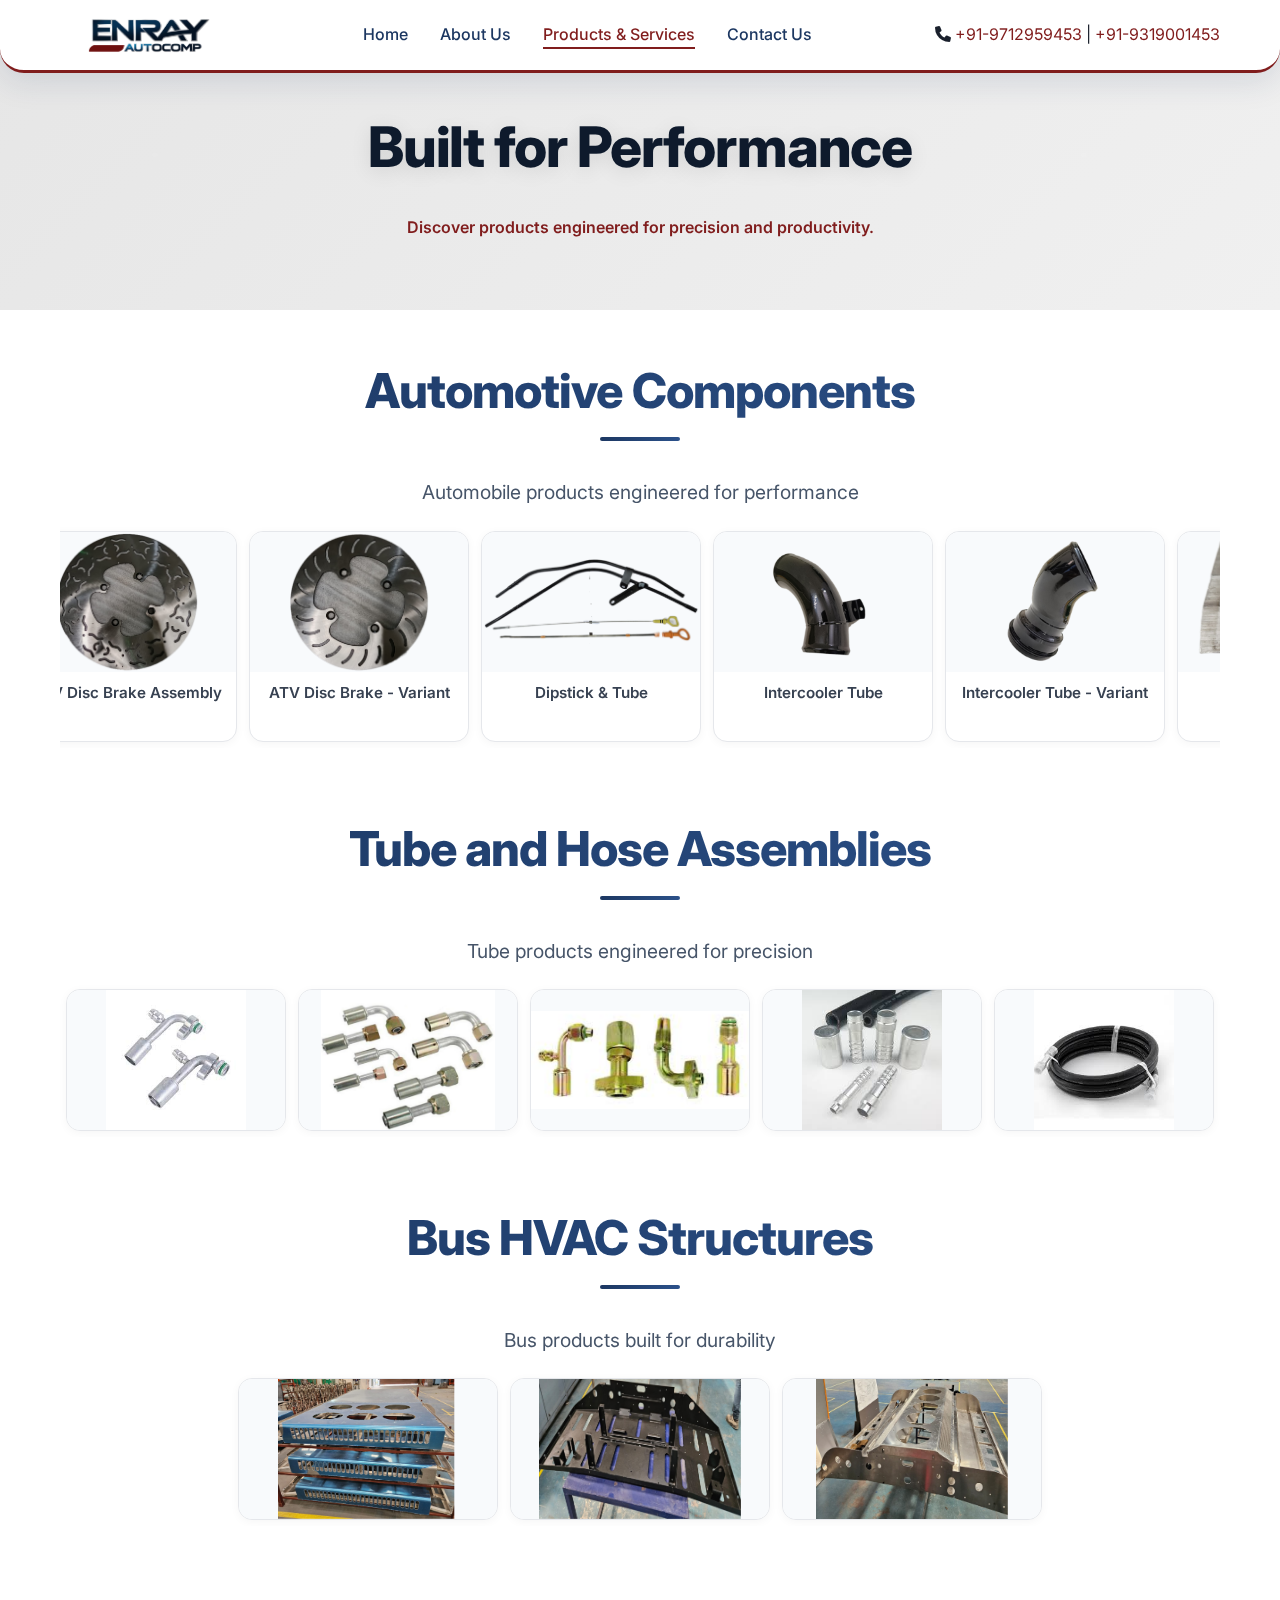
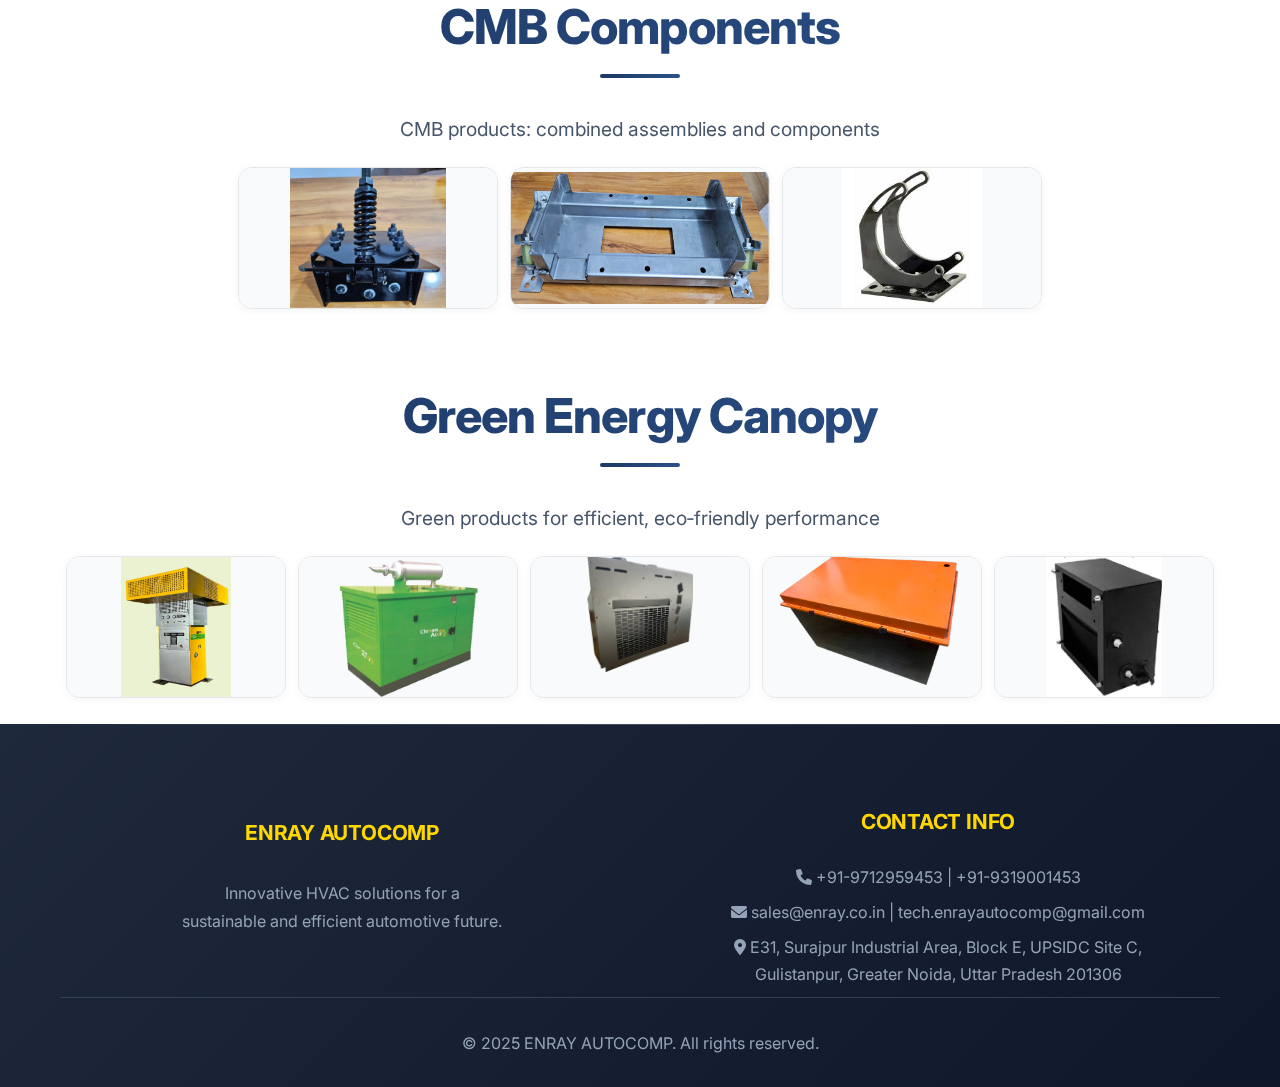
<file: products.html>
<!DOCTYPE html>
<html lang="en">
<head>
    <meta charset="UTF-8">
    <meta name="viewport" content="width=device-width, initial-scale=1.0">
    <title>Products & Services - ENRAY AUTOCOMP</title>
        <link rel="stylesheet" href="style.css">
    <link href="https://fonts.googleapis.com/css2?family=Inter:wght@300;400;500;600;700&display=swap" rel="stylesheet">
    <link rel="stylesheet" href="https://cdnjs.cloudflare.com/ajax/libs/font-awesome/6.0.0/css/all.min.css">
</head>
<body>
    <!-- Navigation -->
    <nav class="navbar" style="background:#fff;">
        <div class="nav-container">
            <div class="nav-logo">
                <a href="index.html" aria-label="Go to homepage">
                    <img src="logo.png" alt="ENRAY AUTOCOMP Logo" width="120" height="48" />
                </a>
            </div>
            <ul class="nav-menu">
                <li class="nav-item">
                    <a href="index.html" class="nav-link">Home</a>
                </li>
                <li class="nav-item">
                    <a href="about.html" class="nav-link">About Us</a>
                </li>
                <li class="nav-item">
                    <a href="products.html" class="nav-link active">Products & Services</a>
                </li>
                <li class="nav-item">   
                    <a href="contact.html" class="nav-link">Contact Us</a>
                </li>
            </ul>
            <div class="nav-contact">
                <span class="contact-number"><i class="fa fa-phone"></i> <a href="tel:+919712959453" class="phone-link" style="color:inherit;text-decoration:none;">+91-9712959453</a> | <a href="tel:+919319001453" class="phone-link" style="color:inherit;text-decoration:none;">+91-9319001453</a></span>
            </div>
            <div class="hamburger">
                <span class="bar"></span>
                <span class="bar"></span>
                <span class="bar"></span>
            </div>
        </div>
    </nav>

    <!-- Page Header -->
        <!-- Page Header -->
            <section class="page-header">
                <div class="container">
                    <h1>Built for Performance</h1>
                    <p>Discover products engineered for precision and productivity.</p>
                </div>
            </section>

    <!-- Products Section -->
    <section class="product-category" id="automobile-products">
        <div class="container">
            <h2 class="section-title">Automotive Components</h2>
            <p class="section-subtitle">Automobile products engineered for performance</p>
            <div class="product-scroll h-scroll" aria-label="Automobile products scroller">
                <figure class="product-item">
                    <img src="atv disk brake.png" alt="ATV disc brake assembly" loading="lazy" />
                    <figcaption>ATV Disc Brake Assembly</figcaption>
                </figure>
                <figure class="product-item">
                    <img src="atv disk brake 2.png" alt="ATV disc brake variant" loading="lazy" />
                    <figcaption>ATV Disc Brake - Variant</figcaption>
                </figure>
                <figure class="product-item">
                    <img src="dipstick and distick tube.png" alt="Dipstick and dipstick tube" loading="lazy" />
                    <figcaption>Dipstick & Tube</figcaption>
                </figure>
                <figure class="product-item">
                    <img src="inter cooler tube.png" alt="Intercooler tube" loading="lazy" />
                    <figcaption>Intercooler Tube</figcaption>
                </figure>
                <figure class="product-item">
                    <img src="inter cooler tube 2.png" alt="Intercooler tube variant" loading="lazy" />
                    <figcaption>Intercooler Tube - Variant</figcaption>
                </figure>
                <figure class="product-item">
                    <img src="mech valve.png" alt="Mechanical valve" loading="lazy" />
                    <figcaption>Mechanical Valve</figcaption>
                </figure>
                <figure class="product-item">
                    <img src="mech valve 2.png" alt="Mechanical valve variant" loading="lazy" />
                    <figcaption>Mechanical Valve - Variant</figcaption>
                </figure>
                <figure class="product-item">
                    <img src="mech valve 3.png" alt="Mechanical valve variant 3" loading="lazy" />
                    <figcaption>Mechanical Valve - Variant 3</figcaption>
                </figure>
            </div>
        </div>
    </section>

    <section class="product-category" id="tube-products">
        <div class="container">
            <h2 class="section-title">Tube and Hose Assemblies</h2>
            <p class="section-subtitle">Tube products engineered for precision</p>
            <div class="product-scroll h-scroll" aria-label="Tube products scroller">
                <figure class="product-item">
                    <img src="tube-product-01.png" alt="Tube product 1" loading="lazy" />
                </figure>
                <figure class="product-item">
                    <img src="tube-product-02.png" alt="Tube product 2" loading="lazy" />
                </figure>
                <figure class="product-item">
                    <img src="tube-product-03.png" alt="Tube product 3" loading="lazy" />
                </figure>
                <figure class="product-item">
                    <img src="tube-product-04.png" alt="Tube product 4" loading="lazy" />
                </figure>
                <figure class="product-item">
                    <img src="tube-product-05.png" alt="Tube product 5" loading="lazy" />
                </figure>
                <figure class="product-item">
                    <img src="tube-product-06.png" alt="Tube product 6" loading="lazy" />
                </figure>
            </div>
        </div>
    </section>

    <section class="product-category" id="bus-products">
        <div class="container">
            <h2 class="section-title">Bus HVAC Structures</h2>
            <p class="section-subtitle">Bus products built for durability</p>
            <div class="product-scroll h-scroll" aria-label="Bus products scroller">
                <figure class="product-item">
                    <img src="bus-product-01.png" alt="Bus product 1" loading="lazy" />
                </figure>
                <figure class="product-item">
                    <img src="bus-product-02.png" alt="Bus product 2" loading="lazy" />
                </figure>
                <figure class="product-item">
                    <img src="bus-product-03.png" alt="Bus product 3" loading="lazy" />
                </figure>
            </div>
        </div>
    </section>

    <section class="product-category" id="cmb-products">
        <div class="container">
            <h2 class="section-title">CMB Components</h2>
            <p class="section-subtitle">CMB products: combined assemblies and components</p>
            <div class="product-scroll h-scroll" aria-label="CMB products scroller">
                <figure class="product-item">
                    <img src="cmb-product-01.png" alt="CMB product 1" loading="lazy" />
                </figure>
                <figure class="product-item">
                    <img src="cmb-product-02.png" alt="CMB product 2" loading="lazy" />
                </figure>
                <figure class="product-item">
                    <img src="cmb-product-03.png" alt="CMB product 3" loading="lazy" />
                </figure>
            </div>
        </div>
    </section>

    <section class="product-category" id="green-products">
        <div class="container">
            <h2 class="section-title">Green Energy Canopy</h2>
            <p class="section-subtitle">Green products for efficient, eco‑friendly performance</p>
            <div class="product-scroll h-scroll" aria-label="Green products scroller">
                <figure class="product-item">
                    <img src="green-product-01.png" alt="Green product 1" loading="lazy" />
                </figure>
                <figure class="product-item">
                    <img src="green-product-02.png" alt="Green product 2" loading="lazy" />
                </figure>
                <figure class="product-item">
                    <img src="green-product-03.png" alt="Green product 3" loading="lazy" />
                </figure>
                <figure class="product-item">
                    <img src="green-product-04.png" alt="Green product 4" loading="lazy" />
                </figure>
                <figure class="product-item">
                    <img src="green-product-05.png" alt="Green product 5" loading="lazy" />
                </figure>
            </div>
        </div>
    </section>


    <!-- Footer -->
    <footer class="footer">
        <div class="container">
            <div class="footer-content">
                    <div class="footer-section footer-logo-section">
                        <h3>ENRAY AUTOCOMP</h3>
                        <p>Innovative HVAC solutions for a<br> sustainable and efficient automotive future.</p>
                        <div class="social-links">
                                    <a href="#" title="LinkedIn">
                                        <svg xmlns="http://www.w3.org/2000/svg" width="24" height="24" viewBox="0 0 24 24" style="vertical-align:middle;fill:currentColor;"><path d="M19 0h-14c-2.761 0-5 2.239-5 5v14c0 2.761 2.239 5 5 5h14c2.761 0 5-2.239 5-5v-14c0-2.761-2.239-5-5-5zm-11 19h-3v-10h3v10zm-1.5-11.268c-.966 0-1.75-.784-1.75-1.75s.784-1.75 1.75-1.75 1.75.784 1.75 1.75-.784 1.75-1.75 1.75zm13.5 11.268h-3v-5.604c0-1.337-.026-3.063-1.868-3.063-1.868 0-2.156 1.459-2.156 2.967v5.7h-3v-10h2.881v1.367h.041c.401-.761 1.379-1.563 2.841-1.563 3.039 0 3.601 2.002 3.601 4.604v5.592z"/></svg>
                                    </a>
                                    <a href="#" title="X (formerly Twitter)">
                                        <svg xmlns="http://www.w3.org/2000/svg" viewBox="0 0 24 24" width="24" height="24" style="vertical-align:middle;fill:currentColor;"><path d="M17.53 3H21L14.19 10.72 22.25 21H16.16L10.98 14.36 5.19 21H2L9.13 13.79 1.25 3H7.48L12.29 9.13 17.53 3ZM16.42 19H18.09L7.7 4.98H5.94L16.42 19Z"/></svg>
                                    </a>
                                    <a href="#" title="Facebook">
                                        <i class="fab fa-facebook" style="font-size:24px;vertical-align:middle;"></i>
                                    </a>
                        </div>
                    </div>
                <div class="footer-section">
                    <h4>CONTACT INFO</h4>
                    <p><i class="fas fa-phone"></i> <a href="tel:+919712959453" class="phone-link" style="color:inherit;text-decoration:none;">+91-9712959453</a> | <a href="tel:+919319001453" class="phone-link" style="color:inherit;text-decoration:none;">+91-9319001453</a></p>
                    <p><i class="fas fa-envelope"></i> <a href="mailto:sales@enray.co.in" style="color:inherit;text-decoration:underline;">sales@enray.co.in</a> | <a href="mailto:tech.enrayautocomp@gmail.com" style="color:inherit;text-decoration:underline;">tech.enrayautocomp@gmail.com</a></p>
                    <p><i class="fas fa-map-marker-alt"></i> <a href="https://www.google.com/maps?q=Enray+Auto+Comp+E31+Surajpur+Industrial+Area+Block+E+UPSIDC+Site+C+Gulistanpur+Greater+Noida+Uttar+Pradesh+201306" target="_blank" rel="noopener noreferrer" style="color:inherit;text-decoration:underline;">E31, Surajpur Industrial Area, Block E, UPSIDC Site C,<br> Gulistanpur, Greater Noida, Uttar Pradesh 201306</a></p>
                </div>
            </div>
            <div class="footer-bottom">
                 <p>&copy; 2025 ENRAY AUTOCOMP. All rights reserved.</p>
            </div>
        </div>
    </footer>
    <script src="script.js"></script>
</body>
</html>
</file>
<file: style.css>
/* Infra card image wrapper for overlay */
.infra-card-img-wrapper {
    position: relative;
    width: 92%;
    margin: 0 auto 14px auto;
    border-radius: 20px;
    overflow: hidden;
    background: linear-gradient(180deg, rgba(255,255,255,0.6), rgba(250,250,250,0.9));
}
.infra-card-img-wrapper img {
    width: 100%;
    height: 220px;
    object-fit: cover;
    display: block;
    transition: transform 0.28s ease, filter 0.22s ease;
}
.infra-card-img-wrapper:hover img {
    transform: scale(1.03);
    filter: saturate(1.06) contrast(1.03);
}
.infra-card-more {
    position: absolute;
    left: 50%;
    bottom: 14px;
    transform: translateX(-50%);
    background: rgba(0,0,0,0.45); /* transparent black */
    color: #fff;
    padding: 7px 14px;
    border-radius: 999px;
    font-size: 0.92rem;
    font-weight: 600;
    box-shadow: 0 6px 18px rgba(0,0,0,0.28);
    opacity: 0;
    pointer-events: none;
    transition: opacity 0.18s ease, transform 0.18s ease;
    letter-spacing: 0.2px;
    z-index: 2;
    white-space: nowrap; /* single-line */
    text-overflow: ellipsis;
    overflow: hidden;
}
.infra-card-focus .infra-card-more,
.infra-card-img-wrapper:hover .infra-card-more {
    opacity: 1;
    pointer-events: auto;
    transform: translateX(-50%) translateY(-2px);
}
.infra-carousel-track {
    /* Hide scrollbar for Webkit browsers */
    scrollbar-width: none; /* Firefox */
    -ms-overflow-style: none; /* IE 10+ */
}
.infra-carousel-track::-webkit-scrollbar {
    display: none;
}
/* --- Infra Carousel Focused Card --- */


.infra-card {
    opacity: 0.95;
    border-radius: 18px;
    transition: box-shadow 0.22s cubic-bezier(.2,.9,.2,1), transform 0.22s ease, opacity 0.22s ease, filter 0.22s ease;
    cursor: pointer;
    transform-origin: center top; /* grow downward to avoid top clipping */
    will-change: transform, box-shadow, filter;
    /* default unfocused visual: slightly muted and subtle blur */
    filter: grayscale(60%) blur(2px) contrast(0.95) saturate(0.85);
    opacity: 0.85;
}
.infra-card:hover {
    /* Hover should visually match the focused state so pointer focus is clear */
    transform: scale(1.08); /* removed upward shift to prevent clipping */
    box-shadow: 0 28px 70px rgba(12,37,79,0.26), 0 8px 22px rgba(12,37,79,0.12);
    filter: none;
    opacity: 1;
    z-index: 12;
    border: 1px solid rgba(255,255,255,0.06);
    background: linear-gradient(180deg, rgba(255,255,255,0.98), rgba(249,250,255,0.95));
}
.infra-card-focus {
    /* focused card should be fully sharp and fully visible */
    opacity: 1;
    transform: scale(1.08); /* align with hover, no upward shift */
    z-index: 12;
    box-shadow: 0 36px 90px rgba(12,37,79,0.28), 0 8px 26px rgba(12,37,79,0.12);
    border: 1px solid rgba(255,255,255,0.08);
    background: linear-gradient(180deg, rgba(255,255,255,0.98), rgba(249,250,255,0.95));
    filter: none;
}
/* --- Infra Carousel Custom Styles --- */
.infra-carousel-wrapper {
    display: flex;
    align-items: center;
    justify-content: center;
    width: 100%;
    margin: 32px 0;
    position: relative;
    overflow: visible; /* allow scaled cards to overflow */
}
.infra-carousel-track {
    display: flex;
    gap: 32px;
    overflow-x: auto;
    overflow-y: visible; /* prevent vertical clipping when card scales up */
    scroll-behavior: smooth;
    padding: 28px 0 72px; /* more bottom room for scaled cards + shadows */
    width: 80vw;
}
.infra-card {
    min-width: 320px;
    max-width: 340px;
    background: linear-gradient(180deg, rgba(255,255,255,0.98), rgba(246,249,255,0.98));
    overflow: visible;
    display: flex;
    flex-direction: column;
    align-items: stretch;
    justify-content: flex-start;
    position: relative;
    min-height: 360px;
    padding: 18px 18px 20px 18px;
}
.infra-card img {
    width: 100%;
    height: 220px;
    object-fit: cover;
    display: block;
    margin: 0 auto;
    border-radius: 14px;
    box-shadow: 0 10px 30px rgba(12,37,79,0.08);
}
.infra-carousel-arrow {
    background: linear-gradient(180deg,#274a7d,#1c3761);
    color: #fff;
    border: none;
    border-radius: 50%;
    width: 48px;
    height: 48px;
    display: flex;
    align-items: center;
    justify-content: center;
    font-size: 1.1rem;
    cursor: pointer;
    box-shadow: 0 8px 22px rgba(12,37,79,0.18);
    position: relative;
    z-index: 6;
    transition: transform 0.18s ease, opacity 0.18s ease;
}
.infra-carousel-arrow:hover {
    transform: translateY(-3px);
    opacity: 0.98;
}
/* Remove side navigation arrows for infra cards.
   If you want to restore them, remove or comment out the rule below. */
.infra-carousel-arrow {
    display: none !important;
}
/* Enable a grabbing cursor and avoid accidental clicks while dragging the carousel */
.infra-carousel-track.dragging {
    cursor: grabbing;
    cursor: -webkit-grabbing;
    /* Improve GPU compositing for smoother scroll */
    will-change: scroll-position;
}
.infra-carousel-track.dragging .infra-card {
    pointer-events: none; /* prevent click handlers on cards while dragging */
}
@media (max-width: 900px) {
    .infra-carousel-track {
        width: 98vw;
        gap: 16px;
    }
    .infra-card {
        min-width: 90vw;
        max-width: 90vw;
    }
}
/* --- End Infra Carousel Custom Styles --- */
/* Force insight cards to be visible */
.insight-card {
    opacity: 1 !important;
    transform: none !important;
    display: block !important;
    visibility: visible !important;
}
/* Force Mission & Vision cards to be visible */
.mission-vision, .mv-card {
    opacity: 1 !important;
    transform: none !important;
    display: block !important;
    visibility: visible !important;
}
/* --- Infrastructure Carousel Horizontal Row Styles --- */
.infra-carousel-row {
    display: flex;
    flex-direction: row;
    gap: 32px;
    justify-content: center;
    align-items: stretch;
    padding: 24px 0;
    width: 100%;
    max-width: 1200px;
    margin: 0 auto;
}

.carousel-row-1, .carousel-row-2 {
    margin-bottom: 0;
}
/* Carousel-specific infra-item width fix */
.infra-carousel-row .infra-item {
    flex: 0 0 340px;
    min-width: 340px;
    max-width: 340px;
    width: 340px;
    transition: transform 0.4s cubic-bezier(.4,2,.6,1), box-shadow 0.4s;
}
/* Focus/unfocus effect for carousel cards */
.infra-center {
    z-index: 2;
    transform: scale(1.08) translateY(-8px);
    box-shadow: 0 8px 32px rgba(37,99,235,0.12);
}
.infra-left, .infra-right {
    opacity: 0.7;
    z-index: 1;
    transform: scale(0.92);
    filter: blur(1px);
}
@media (max-width: 900px) {
    .infra-carousel-row .infra-item { flex-basis: 90vw; min-width: 90vw; max-width: 90vw; }
}
@media (max-width: 600px) {
    .infra-carousel-row .infra-item { flex-basis: 98vw; min-width: 98vw; max-width: 98vw; }
}
/* --- End Infrastructure Carousel Styles --- */
.infra-item {
/* Make infrastructure section title white */
.infrastructure .section-title {
    color: #fff !important;
}
    background: #fff;
    border-radius: 18px;
    box-shadow: 0 2px 16px 0 rgba(0,0,0,0.07);
    overflow: hidden;
    padding: 0;
    margin: 0 0.5rem;
    display: flex;
    align-items: stretch;
    position: relative;
    min-height: 260px;
    max-height: 400px;
}
.infra-card-content {
    display: flex;
    flex-direction: row;
    width: 100%;
    height: 100%;
}
.infra-card-img {
    flex: 2 1 0;
    width: 100%;
    height: 100%;
    display: flex;
    align-items: stretch;
    justify-content: stretch;
    background: #f4f4f4;
    min-height: 260px;
    max-height: 400px;
    overflow: hidden;
    position: relative;
}
.infra-card-img img {
    width: 100%;
    height: 100%;
    object-fit: cover;
    border-radius: 0;
    display: block;
    min-height: 260px;
    max-height: 400px;
    z-index: 1;
}
/* Overlay for infra card */
.infra-card-overlay {
    position: absolute;
    top: 0;
    left: 0;
    width: 100%;
    height: 100%;
    background: rgba(255,255,255,0.97);
    color: transparent;
    display: block;
    opacity: 0;
    transition: opacity 0.3s ease;
    pointer-events: none;
    z-index: 2;
}
.infra-card-img:hover .infra-card-overlay {
    opacity: 1;
    pointer-events: auto;
}
.infra-card-overlay h3 {
    margin: 0 0 0.5rem 0;
    font-size: 1.3rem;
    color: #801D1D;
    font-weight: 700;
}
.infra-card-overlay p {
    font-size: 1rem;
    color: #333;
    margin-bottom: 0;
}
.infra-card-info {
    flex: 1 1 0;
    width: 34%;
    padding: 1.2rem 1rem;
    display: flex;
    flex-direction: column;
    justify-content: center;
    background: #fff;
    min-width: 0;
}
.infra-card-info h3 {
    margin: 0 0 0.5rem 0;
    font-size: 1.2rem;
    color: #801D1D;
    font-weight: 600;
}
.infra-card-info p {
    font-size: 0.98rem;
    color: #333;
    margin-bottom: 0.7rem;
}
.infra-card-info .click-indicator {
    margin-bottom: 0.7rem;
}
@media (max-width: 1700px) {
    .infra-item {
        min-width: 90vw;
        max-width: 98vw;
    }
}
@media (max-width: 900px) {
    .infra-card-content {
        flex-direction: column;
    }
    .infra-card-img, .infra-card-info {
        width: 100%;
        min-width: 0;
        max-width: 100%;
    }
    .infra-card-img {
        min-height: 120px;
        max-height: 180px;
    }
    .infra-card-img img {
        min-height: 120px;
        max-height: 180px;
    }
}
/* Force 'Find Us' heading in map-card to be fully black */
/* ========================================================= */
/* GLOBAL STYLES & COMMON COMPONENTS                         */
/* ========================================================= */
.map-card .section-title,
.map-card .section-title .find,
.map-card .section-title .us {
    color: #111 !important;
    background: none !important;
    background-image: none !important;
    -webkit-background-clip: initial !important;
    background-clip: initial !important;
    -webkit-text-fill-color: initial !important;
}
/* Map-card section title color split */
.section-title .find {
            color: #000 !important;
}
.section-title .us {
            color: #000 !important;
}
/* Industries We Serve Section */
/* --------------------------------------------------------- */
/* SECTION: INDUSTRIES WE SERVE                              */
/* --------------------------------------------------------- */
/* Infrastructure rows for 2 cards per row */
.infrastructure-grid {
    display: flex;
    flex-direction: column;
    gap: 2rem;
}
.infra-row {
    display: flex;
    flex-direction: row;
    gap: 2rem;
    justify-content: center;
    margin-bottom: 0.5rem;
}
.infra-item {
    flex: 1 1 0;
    min-width: 250px;
    max-width: 350px;
}
    /* Infra Card Info Styling */
    .infra-card-info {
        padding: 18px 18px 0 18px;
        text-align: center;
        width: 100%;
    }
    .infra-card-info h4 {
        margin: 0 0 8px 0;
        font-size: 1.18rem;
        font-weight: 700;
        color: #1C3761;
        letter-spacing: 0.5px;
    }
    .infra-card-info p {
        margin: 0;
        font-size: 1rem;
        color: #3b3b3b;
        line-height: 1.6;
        margin-bottom: 0;
    }
@media (max-width: 900px) {
    .infra-row {
        flex-direction: column;
        gap: 1.5rem;
        align-items: center;
    }
}
/* Navbar phone number link color */
/* Remove underline from phone number links */
.phone-link {
    text-decoration: none !important;
}
/* Remove underline from all hyperlinks */
a {
    text-decoration: none !important;
}
.nav-contact .contact-number a[href^="tel"] {
    color: #801D1D !important;
    text-decoration: underline;
    transition: color 0.2s;
}
.nav-contact .contact-number a[href^="tel"]:hover {
    color: #10B981 !important;
}
.industries {
    padding: 80px 0;
    background: linear-gradient(180deg, #f8fafc 0%, #ffffff 100%);
        display: flex;
        flex-direction: column;
        align-items: center;
    }
.industries-grid {
        display: grid;
        grid-template-columns: repeat(5, 1fr);
        gap: 2rem;
        margin-top: 2.5rem;
         justify-items: center;
         align-items: center;
         width: 100%;
         max-width: 1100px;
}
@media (max-width: 900px) {
    .industries-grid {
        grid-template-columns: repeat(5, minmax(180px, 1fr));
        gap: 1.2rem;
        overflow-x: auto;
    }
}
@media (max-width: 600px) {
    .industries-grid {
        grid-template-columns: repeat(5, minmax(140px, 1fr));
        gap: 0.7rem;
        overflow-x: auto;
    }
}
.industry-item {
    background: #fff;
    border-radius: 18px;
    box-shadow: 0 4px 18px rgba(28, 55, 97, 0.08);
    padding: 2.5rem 1.5rem 2rem 1.5rem;
    text-align: center;
    display: flex;
    flex-direction: column;
    align-items: center;
    transition: box-shadow 0.3s, transform 0.3s;
}
.industry-item:hover {
    box-shadow: 0 12px 32px rgba(28, 55, 97, 0.16);
    transform: translateY(-8px) scale(1.03);
}
/* Infrastructure Section Styles */
.infrastructure {
    padding: 80px 0 110px; /* extra bottom padding so scaled cards have room */
    background: linear-gradient(135deg, #1e293b, #0f172a); /* match footer blue gradient */
    position: relative;
    z-index: 3; /* above hero's z-index:2 */
}

/* CTA under infrastructure cards */
.infra-cta {
    display: flex;
    justify-content: center;
    margin-top: 28px;
}

/* Ensure anchor scroll doesn't get hidden behind fixed navbar */
#infrastructure {
    scroll-margin-top: 90px; /* matches navbar height (~70px) + spacing */
}

.infrastructure-grid {
    display: flex;
    gap: 2rem;
    padding: 2rem;
    overflow-x: auto;
    scroll-behavior: smooth;
    -webkit-overflow-scrolling: touch;
    scrollbar-width: thin;
    scrollbar-color: #1C3761 #f0f0f0;
    margin: 2rem -1rem;
}

.infrastructure-grid::-webkit-scrollbar {
    height: 8px;
}

.infrastructure-grid::-webkit-scrollbar-track {
    background: #f0f0f0;
    border-radius: 4px;
}

.infrastructure-grid::-webkit-scrollbar-thumb {
    background: #1C3761;
    border-radius: 4px;
}

.infra-item {
    flex: 0 0 300px;
    min-height: 340px;
    background: #fff;
    border-radius: 18px;
    box-shadow: 0 4px 18px rgba(28, 55, 97, 0.08);
    padding: 2.5rem 1.5rem;
    text-align: center;
    cursor: pointer;
    transition: all 0.3s ease;
    position: relative;
    overflow: hidden;
}

.click-indicator {
    position: absolute;
    bottom: 18px;
    left: 50%;
    transform: translateX(-50%);
    background: #1C3761;
    color: #fff;
    padding: 8px 16px;
    border-radius: 20px;
    font-size: 0.8rem;
    display: flex;
    align-items: center;
    gap: 6px;
    opacity: 1;
    transition: all 0.3s ease;
    white-space: nowrap;
    box-shadow: 0 4px 12px rgba(28, 55, 97, 0.15);
}

.click-indicator i {
    font-size: 0.9rem;
    animation: point 1.5s ease-in-out infinite;
}

@keyframes point {
    0% { transform: translateY(0); }
    50% { transform: translateY(-3px); }
    100% { transform: translateY(0); }
}

.infra-item::after {
    content: '';
    position: absolute;
    top: 0;
    left: 0;
    right: 0;
    bottom: 0;
    border-radius: 18px;
    border: 1px solid #fff;
    opacity: 0;
    transition: opacity 0.3s ease;
}

.infra-item:hover {
    transform: translateY(-8px);
    box-shadow: 0 12px 32px rgba(28, 55, 97, 0.16);
}

.infra-item:hover::after {
    opacity: 1;
}

.infra-item:hover .click-indicator {
    bottom: 28px;
    box-shadow: 0 8px 24px rgba(30, 64, 175, 0.18);
}

/* Add subtle pulse animation on load */
@keyframes subtle-pulse {
    0% { transform: scale(1); }
    50% { transform: scale(1.02); }
    100% { transform: scale(1); }
}

.infrastructure-grid .infra-item:nth-child(1) {
    animation: subtle-pulse 2s ease-in-out;
}

/* Add focus styles for accessibility */
.infra-item:focus {
    outline: none;
    box-shadow: 0 0 0 3px rgba(28, 55, 97, 0.3);
}

.infra-icon {
    margin-bottom: 1.5rem;
}

.infra-icon i {
    font-size: 2.5rem;
    color: #1C3761;
    background: linear-gradient(135deg, #e6e6e6 0%, #f0f0f0 100%);
    border-radius: 50%;
    padding: 1rem;
    box-shadow: 0 2px 8px rgba(28, 55, 97, 0.08);
}

.infra-item h3 {
    margin-bottom: 1rem;
    color: #1C3761;
    font-size: 1.25rem;
}

.infra-item p {
    color: #64748b;
    font-size: 0.9rem;
    line-height: 1.5;
}

/* Modal Styles */
.modal {
    display: none;
    position: fixed;
    top: 0;
    left: 0;
    width: 100%;
    height: 100%;
    background: rgba(0, 0, 0, 0.9);
    z-index: 2000; /* above navbar (1000) */
}

/* When a modal is open, hide the fixed navbar and prevent background scroll */
body.modal-open .navbar { display: none !important; }
body.modal-open { overflow: hidden; }

.modal-content {
    position: relative;
    width: 92%;
    max-width: 1280px;
    margin: 20px auto;
    background: #fff;
    border-radius: 16px;
    overflow: hidden;
    display: flex;
    flex-direction: column;
    max-height: 95vh;
}

.modal-header {
    padding: 16px 22px;
    background: linear-gradient(135deg, #1C3761, #2C528B);
    color: #fff;
    text-align: center; /* center the title text */
    font-size: 1.15rem;
    font-weight: 700;
}
.quote-modal .modal-header {
    padding: 16px 22px;
    background: linear-gradient(135deg, #1C3761, #2C528B); /* keep brand blue header for consistency */
    text-align: center;
}
.quote-modal .modal-body {
    display: block;
    min-height: auto;
}
.quote-modal .modal-content { max-width: 700px; }
.modal-title-group {
    display: flex;
    align-items: center;
    gap: 16px;
    justify-content: center; /* center the icon + title group */
}
.modal-title-icon {
    width: 42px;
    height: 42px;
    border-radius: 10px;
    display: flex;
    align-items: center;
    justify-content: center;
    background: rgba(255,255,255,0.15);
    box-shadow: inset 0 0 0 1px rgba(255,255,255,0.2);
}
.modal-title-icon i { color: #fff; font-size: 1.05rem; }
.quote-modal #quoteTitle { margin: 0 0 2px 0; }
.quote-modal .modal-subtitle {
    margin: 0;
    color: rgba(255,255,255,0.9);
    font-size: 0.95rem;
    text-align: center;
}
.quote-modal .modal-header h3 { color: #fff !important; text-align: center; }
.quote-form .form-grid {
    display: grid;
    grid-template-columns: 1fr 1fr;
    gap: 14px 18px;
    margin-bottom: 14px;
}
.quote-form .form-field {
    display: flex;
    flex-direction: column;
    gap: 4px;
}
.quote-form label {
    font-size: 0.95rem;
    color: #111827;
    font-weight: 600;
}
.quote-form .input-wrap input::placeholder,
.quote-form .input-wrap textarea::placeholder {
    color: #9ca3af;
}
.quote-form .input-wrap {
    position: relative;
    display: flex;
    align-items: center;
}
.quote-form .input-icon {
    position: absolute;
    left: 12px;
    color: #6b7280;
    pointer-events: none;
    display: inline-flex;
    align-items: center;
    justify-content: center;
}
.quote-form .input-wrap input,
.quote-form .input-wrap select,
.quote-form .input-wrap textarea {
    padding-left: 40px;
}
.quote-form .textarea-wrap .input-icon {
    align-self: flex-start;
    top: 12px;
}
.quote-form input,
.quote-form textarea,
.quote-form select {
    width: 100%;
    padding: 11px 14px;
    border: 1px solid #e5e7eb;
    border-radius: 10px;
    background: #fff;
    font: inherit;
    font-size: 0.98rem;
    color: #111827;
    line-height: 1.25;
    transition: border-color 0.15s ease, box-shadow 0.15s ease;
}
.quote-form input:hover,
.quote-form textarea:hover,
.quote-form select:hover {
    border-color: #d1d5db;
}
.quote-form input:focus,
.quote-form textarea:focus,
.quote-form select:focus {
    outline: none;
    border-color: #801D1D; /* brand maroon */
    box-shadow: 0 0 0 3px rgba(128, 29, 29, 0.12);
}
.quote-form textarea { resize: vertical; }
.quote-form .form-actions {
    display: flex;
    gap: 10px;
    margin-top: 14px;
    justify-content: center; /* center align action buttons */
}
.quote-modal .form-actions .btn {
    padding: 10px 16px;
    font-size: 0.92rem;
    border-radius: 10px;
}
.quote-modal .modal-body { padding: 18px 18px 22px 18px; }
.form-status {
    margin-top: 12px;
    font-size: 0.95rem;
    color: #1C3761; /* brand blue for status */
}
@media (max-width: 640px) {
    .quote-form .form-grid { grid-template-columns: 1fr; }
    .quote-modal .modal-content { max-width: 92vw; }
}

.modal-body {
    display: grid;
    grid-template-columns: 2fr 1fr;
    gap: 0;
    align-items: stretch;
    min-height: 520px;
}

.modal-left { display: flex; flex-direction: column; background:#0b0b0b; }

.modal-main {
    position: relative;
    min-height: 420px;
    background: #000;
}

.modal-gallery {
    width: 100%;
    height: 100%;
    display: flex;
    align-items: center;
    justify-content: center;
}

.modal-gallery img {
    max-width: 100%;
    /* Reserve space for header + thumbnails so image isn’t cut */
    max-height: calc(95vh - 220px);
    object-fit: contain;
}

.image-counter {
    position: absolute;
    top: 20px;
    right: 20px;
    background: rgba(0, 0, 0, 0.7);
    color: #fff;
    padding: 5px 15px;
    border-radius: 15px;
    font-size: 14px;
    z-index: 2;
}

.modal-caption {
    position: absolute;
    bottom: 0;
    left: 0;
    right: 0;
    color: #fff;
    padding: 1rem;
    text-align: center;
    background: rgba(0, 0, 0, 0.7);
    margin: 0;
    font-size: 1rem;
    line-height: 1.5;
}

@media (max-width: 768px) {
    .image-counter {
        top: 15px;
        right: 15px;
        padding: 4px 12px;
        font-size: 12px;
    }

    .modal-caption {
        padding: 0.75rem;
        font-size: 0.9rem;
    }
    /* On small screens, account for slightly different header/thumb heights */
    .modal-gallery img {
        max-height: calc(95vh - 200px);
    }
}

.modal-close {
    position: absolute;
    right: 20px;
    top: 10px;
    color: #fff;
    font-size: 30px;
    cursor: pointer;
    z-index: 1001;
    transition: transform 0.2s;
}

.modal-close:hover {
    transform: scale(1.2);
}

.modal-prev,
.modal-next,
.thumb-scroll-left,
.thumb-scroll-right {
    position: absolute;
    top: 50%;
    transform: translateY(-50%);
    background: rgba(0, 0, 0, 0.55);
    color: #fff;
    padding: 0.9rem 1rem;
    border: none;
    cursor: pointer;
    font-size: 18px;
    transition: background-color 0.3s;
    border-radius: 10px;
    backdrop-filter: blur(2px);
}

.modal-prev:hover,
.modal-next:hover,
.thumb-scroll-left:hover,
.thumb-scroll-right:hover {
    background: rgba(0, 0, 0, 0.8);
}

.modal-prev, .thumb-scroll-left {
    left: 0;
    border-radius: 0 4px 4px 0;
}

.modal-next, .thumb-scroll-right {
    right: 0;
    border-radius: 4px 0 0 4px;
}

.modal-thumbnails {
    position: relative;
    background: linear-gradient(180deg, #0b0b0b, #101010);
    padding: 10px 48px;
    height: 110px;
    border-top: 1px solid rgba(255,255,255,0.06);
}

.thumbnails-container {
    display: flex;
    gap: 10px;
    overflow-x: auto;
    scroll-behavior: smooth;
    scrollbar-width: none;
    -ms-overflow-style: none;
    padding: 5px 0;
    height: 100%;
    justify-content: center;
}

.thumbnails-container::-webkit-scrollbar {
    display: none;
}

.thumb-scroll-left,
.thumb-scroll-right {
    top: 50%;
    transform: translateY(-50%);
    padding: 5px;
    height: 40px;
    width: 30px;
    display: flex;
    align-items: center;
    justify-content: center;
    z-index: 2;
}

.thumbnail {
    flex: 0 0 auto;
    width: 80px;
    height: 80px;
    border: 2px solid transparent;
    border-radius: 4px;
    cursor: pointer;
    transition: all 0.3s ease;
    position: relative;
}

.thumbnail img {
    width: 100%;
    height: 100%;
    object-fit: cover;
    border-radius: 2px;
}

.thumbnail.active {
    border-color: #ffd700;
    transform: scale(1.05);
}

.thumbnail:hover {
    transform: scale(1.05);
    border-color: rgba(255, 255, 255, 0.5);
}

@media (max-width: 768px) {
    .modal-content {
        width: 96%;
        margin: 10px auto;
    }

    .modal-body { grid-template-columns: 1fr; }
    .modal-right { order: 2; }
    .modal-left { order: 1; }
    .modal-thumbnails { height: 90px; }

    .thumbnail {
        width: 60px;
        height: 60px;
    }
}

/* Right-side info panel */
.modal-right {
    background: linear-gradient(180deg, #ffffff, #f7f9fc);
    border-left: 1px solid #eef2f7;
    padding: 20px 22px;
    overflow-y: auto;
    -webkit-overflow-scrolling: touch;
}

.modal-info-title {
    margin: 0 0 6px 0;
    color: #1C3761;
    font-weight: 800;
    font-size: 1.25rem;
}

/* Removed .modal-info-caption (no longer used) */

.modal-info-content {
    display: flex;
    flex-direction: column;
    gap: 8px;
    color: #1f2937;
}

/* Structured items for sidebar */
.modal-info-items { margin-top: 6px; display: none; }
.modal-info-item { margin-bottom: 12px; }
.modal-info-item-title {
    margin: 0 0 4px 0;
    color: #1C3761;
    font-size: 1.05rem;
    font-weight: 800;
}
.modal-info-item-desc {
    margin: 0;
    color: #374151;
    font-size: 0.98rem;
    line-height: 1.55;
}

.modal-info-points {
    margin: 8px 0 0 18px;
    color: #374151;
}

.modal-info-points li { margin: 6px 0; }

.industry-item i {
    font-size: 2.8rem;
    color: #1C3761;
    margin-bottom: 1.2rem;
    background: linear-gradient(135deg, #e6e6e6 0%, #f0f0f0 100%);
    border-radius: 50%;
    padding: 18px;
    box-shadow: 0 2px 8px rgba(28, 55, 97, 0.08);
    display: flex;
    align-items: center;
    justify-content: center;
}
.industry-item h4 {
    font-size: 1.15rem;
    font-weight: 700;
    color: #1C3761;
    margin-bottom: 0.5rem;
}
/* Make the map info title white */
/* --------------------------------------------------------- */
/* SECTION: MAP INFO                                         */
/* --------------------------------------------------------- */
.map-info-content h3 {
    color: #fff;
}
/* Contact Cards Symmetry */
/* --------------------------------------------------------- */
/* SECTION: CONTACT CARDS                                    */
/* --------------------------------------------------------- */
.contact-details {
    display: flex;
    flex-wrap: nowrap;
    justify-content: space-between;
    gap: 32px;
    width: 100%;
}
.contact-item {
    flex: 1 1 0;
    min-width: 260px;
    max-width: 1fr;
    height: 260px;
    display: flex;
    flex-direction: column;
    align-items: center;
    justify-content: center;
    background: #f8f8f8;
    border-radius: 16px;
    box-shadow: 0 2px 8px rgba(0,0,0,0.06);
    text-align: center;
}

/* Contact form styles */
@media (max-width: 1000px) {
    .contact-details {
        flex-wrap: wrap;
        gap: 18px;
    }

    .contact-item {
        height: auto;
        padding: 18px;
        min-width: 200px;
    }
}

/* Map section (polished) */
/* --------------------------------------------------------- */
/* SECTION: MAP SECTION                                      */
/* --------------------------------------------------------- */
.map-section {
    padding: 80px 0;
    background: linear-gradient(180deg, #ffffff 0%, #f8fafc 100%);
}

.map-grid {
    display: grid;
    grid-template-columns: 1fr 380px;
    gap: 32px;
    align-items: start;
}

.map-frame {
    width: 100%;
    height: 480px;
    border-radius: 12px;
    overflow: hidden;
    box-shadow: 0 12px 40px rgba(28,55,97,0.08);
    border: 1px solid rgba(28,55,97,0.06);
}

.map-frame iframe {
    width: 100%;
    height: 100%;
    border: 0;
    display: block;
}

.map-card {
    background: #fff;
    padding: 24px;
    border-radius: 12px;
    box-shadow: 0 12px 30px rgba(28,55,97,0.06);
    border: 1px solid rgba(28,55,97,0.04);
}

.map-card .muted {
    color: #6b7280;
    margin-bottom: 12px;
}

.map-address {
    font-style: normal;
    line-height: 1.5;
    margin: 12px 0 16px 0;
    color: #111827;
}

.contact-list {
    list-style: none;
    padding: 0;
    margin: 0 0 16px 0;
}

.contact-list li {
    display: flex;
    align-items: center;
    gap: 10px;
    margin-bottom: 8px;
}

.map-actions {
    display: flex;
    gap: 12px;
    margin-top: 16px;
}

.map-actions .btn {
    display: inline-flex;
    align-items: center;
    gap: 8px;
}

@media (max-width: 900px) {
    .map-grid {
        grid-template-columns: 1fr;
    }

    .map-frame {
        height: 340px;
    }

    .map-card {
        order: 2;
    }
}
/* Redesigned Footer Styles */
/* --------------------------------------------------------- */
/* SECTION: FOOTER                                           */
/* --------------------------------------------------------- */
.redesigned-footer {
        display: flex;
        justify-content: center;
        align-items: center;
        gap: 60px;
        padding: 32px 0 0 0;
}
.footer-col {
    flex: 1 1 0;
    display: flex;
    flex-direction: column;
    align-items: center;
    text-align: center;
}
.footer-col h3 {
        margin-top: 0;
        margin-bottom: 8px;
        font-size: 1.35rem;
        font-weight: 800;
        letter-spacing: 1px;
        color: #ffd700;
}
.footer-col p {
    margin: 0 0 12px 0;
    line-height: 1.3;
}
/* Header page single-line <p> style */
/* --------------------------------------------------------- */
/* SECTION: HEADER PAGE                                      */
/* --------------------------------------------------------- */
.page-header p {
    color: #801D1D;
    font-weight: 600;
    margin-top: -0.3em;
    margin-bottom: 0.5em;
}
.social-links {
    display: flex;
    gap: 18px;
    justify-content: center;
    margin-top: 8px;
}
.social-links a {
    color: #1C3761;
    font-size: 1.3em;
    transition: color 0.2s;
}
.social-links a:hover {
    color: #ffd700;
}
.footer-contact-list {
    display: flex;
    flex-direction: column;
    gap: 12px;
    align-items: center;
}
.footer-contact-item {
    display: flex;
    align-items: center;
    gap: 10px;
    font-size: 1em;
}
.footer-contact-item i {
    color: #1C3761;
    font-size: 1.15em;
    background: #f0f0f0;
    border-radius: 50%;
    padding: 6px;
    margin-right: 2px;
}
.hero-title {
    font-family: 'Inter', 'Montserrat', Arial, sans-serif;
    font-weight: 900;
    font-size: 4.5rem;
    line-height: 1.05;
    letter-spacing: -2px;
    text-align: left;
    margin-bottom: 1.2rem;
    color: var(--brand-blue-dark);
    position: relative;
    z-index: 2;
}
.hero-main {
    display: inline-block;
    font-size: 4.5rem;
    font-weight: 900;
    line-height: 1.05;
    letter-spacing: -2px;
    animation: heroFadeInUp 1.1s cubic-bezier(.77,0,.18,1) both;
}
.hero-rev {
    color: var(--brand-blue-dark);
    text-shadow: 0 2px 12px #fff, 0 4px 18px #fff, 0 0 8px var(--brand-blue-mid);
}
.hero-up {
    color: var(--brand-blue-dark);
    text-shadow: 0 2px 12px #fff, 0 4px 18px #fff, 0 0 8px var(--brand-blue-mid);
}
.hero-rel {
    color: var(--brand-blue-dark);
    text-shadow: 0 2px 12px #fff, 0 4px 18px #fff, 0 0 8px var(--brand-blue-mid);
}

/* Footer logo section spacing adjustment */
.footer-logo-section h3 {
    margin-bottom: -4px;
    line-height: 1;
}
.footer-logo-section p {
    margin-top: 0;
}
.hero-underline {
    border-bottom: 8px solid #ffd700;
    padding-bottom: 0.15em;
    display: inline-block;
}
@keyframes heroFadeInUp {
    0% { opacity: 0; transform: translateY(40px) scale(0.98); letter-spacing: 8px; }
    60% { opacity: 1; transform: translateY(-4px) scale(1.03); letter-spacing: -1px; }
    100% { opacity: 1; transform: translateY(0) scale(1); letter-spacing: -2px; }
}
/* White shadow for hero title */
.hero-title {
    text-shadow:
        -2px -2px 0 #fff,
        2px -2px 0 #fff,
        -2px 2px 0 #fff,
        2px 2px 0 #fff,
        0 0 12px #fff,
        0 4px 18px #fff;
}
/* ============================= */
/* PAGE: INDEX (Home)            */
/* ============================= */
/* ========================================================= */
/* PAGE: INDEX (HOME)                                        */
/* ========================================================= */

/* --- Hero Section --- */
/* --------------------------------------------------------- */
/* SECTION: HERO                                             */
/* --------------------------------------------------------- */
/* Styles for .hero, .hero-title, .hero-main, .hero-rev, .hero-up, .hero-rel, .hero-underline, .hero-buttons, .hero-graphic, etc. */
:root {
  --brand-blue-dark: #1C3761;
  --brand-blue-mid: #2C528B;
  --brand-cyan-dark: #2070A8;
  --brand-cyan-light: #4AA7E6;
  --brand-maroon-dark: #801D1D;
  --brand-maroon-light: #993333;
  --brand-grey-light: #E6E6E6;
  --brand-grey-lighter: #F0F0F0;
  --brand-black: #0E1A2C;
}
/* --- Key Insights Section --- */
/* --------------------------------------------------------- */
/* SECTION: KEY INSIGHTS                                     */
/* --------------------------------------------------------- */
/* Styles for .key-insights, .insights-grid, .insight-card, .insight-icon, etc. */
/* --- Features Section --- */
/* --------------------------------------------------------- */
/* SECTION: FEATURES                                         */
/* --------------------------------------------------------- */
/* Styles for .features, .features-content, .features-text, .features-list, .features-image, etc. */
/* --- Clients & Partners Section --- */
/* --------------------------------------------------------- */
/* SECTION: CLIENTS & PARTNERS                               */
/* --------------------------------------------------------- */
/* Styles for .clients-partners, .clients-container, .clients-scroll, .client-logo, .logo-placeholder, etc. */
/* --- CTA Section --- */
/* --------------------------------------------------------- */
/* SECTION: CTA                                              */
/* --------------------------------------------------------- */
/* Styles for .cta, .cta-content, etc. */
/* --- Footer Section --- */
/* --------------------------------------------------------- */
/* SECTION: FOOTER                                           */
/* --------------------------------------------------------- */
/* Styles for .footer, .footer-content, .footer-section, .footer-logo-section, .footer-logo, .footer-bottom, .social-links, etc. */

.footer-content {
    display: flex;
    justify-content: space-between;
    align-items: flex-start;
    gap: 40px;
}
.footer-section {
    flex: 1;
    display: flex;
    flex-direction: column;
    align-items: center;
    text-align: center;
}
.footer-logo-section h3 {
    margin-bottom: -4px;
    line-height: 1;
}
.footer-logo-section p {
    margin-top: 0;
}
.footer-contact-info h4 {
    margin-bottom: 8px;
}
.footer-contact-info p {
    display: flex;
    align-items: center;
    justify-content: center;
    gap: 10px;
    margin: 4px 0;
}
.footer-contact-info i {
    font-size: 1.1em;
    margin-right: 6px;
}

/* --- Brand palette applied below --- */

.clients-scroll-row1 {
    animation: scroll 30s linear infinite;
}
.clients-scroll-row2 {
    animation: scroll 40s linear infinite reverse;
    margin-top: 1.5rem;
}
.clients-scroll-row1:hover,
.clients-scroll-row2:hover {
    animation-play-state: paused;
}
/* Footer Logo Styling */
.footer-logo-section {
    display: flex;
    flex-direction: column;
    align-items: center;
    justify-content: center;
    text-align: center;
    gap: 0.7rem;
    margin-bottom: 1.5rem;
    margin-top: 18px;
}

.footer-logo {
    width: 90px;
    height: auto;
    margin-bottom: 0.5rem;
    filter: drop-shadow(0 2px 8px rgba(37,99,235,0.10));
    border-radius: 16px;
    background: #fff;
    padding: 0.3rem 0.7rem;
    box-shadow: 0 2px 12px rgba(37,99,235,0.07);
    transition: transform 0.2s;
}
.footer-logo:hover {
    transform: scale(1.07) rotate(-2deg);
    box-shadow: 0 4px 18px rgba(37,99,235,0.13);
}
.footer-logo-section h3 {
    color: #ffd700 !important;
    font-weight: 800;
    letter-spacing: 1px;
    margin-bottom: 4px;
    line-height: 1.1;
}
/* Align Contact Info heading with ENRAY AUTOCOMP */
.footer-contact-info h4 {
    margin-bottom: 4px;
    margin-top: 8px;
    line-height: 1.1;
}
/* Consistent logo sizing for header */
/* Reset and Base Styles */
* {
    margin: 0;
    padding: 0;
    box-sizing: border-box;
}

body {
    font-family: 'Inter', -apple-system, BlinkMacSystemFont, 'Segoe UI', Roboto, sans-serif;
    line-height: 1.7;
    color: #1a202c;
    background-color: #ffffff;
    font-size: 16px;
    overflow-x: hidden;
    -webkit-font-smoothing: antialiased;
    -moz-osx-font-smoothing: grayscale;
}

.container {
    max-width: 1200px;
    margin: 0 auto;
    padding: 0 20px;
}

/* Navigation */
.navbar {
    background: rgba(255,255,255,0.32);
    backdrop-filter: blur(18px) saturate(180%);
    -webkit-backdrop-filter: blur(18px) saturate(180%);
    box-shadow: 0 8px 32px rgba(28, 55, 97, 0.13);
    border-bottom: 2px solid rgba(74,167,230,0.18);
    border-radius: 0 0 24px 24px;
    position: fixed;
    top: 0;
    width: 100%;
    z-index: 1000;
    border-bottom: 3.5px solid #801D1D;
}

.nav-container {
    max-width: 1200px;
    margin: 0 auto;
    padding: 0 20px;
    display: flex;
    align-items: center;
    height: 70px;
    justify-content: flex-start;
    position: relative;
}

.nav-logo h2 {
    color: #2563eb;
    font-weight: 700;
    font-size: 1.5rem;
}

.nav-logo img {
    width: 180px;
    height: 72px;
    display: block;
    object-fit: contain;
}

.nav-menu {
    display: flex;
    list-style: none;
    gap: 2rem;
    flex: 1 1 auto;
    justify-content: center;
    align-items: center;
}

.nav-link {
    text-decoration: none;
    color: var(--brand-blue-dark);
    font-weight: 500;
    transition: color 0.3s ease;
    position: relative;
}

.nav-link:hover,
.nav-link.active {
    color: #801D1D;
}

.nav-link.active::after {
    content: '';
    position: absolute;
    bottom: -5px;
    left: 0;
    width: 100%;
    height: 2px;
    background: #801D1D;
}

.hamburger {
    display: none;
    flex-direction: column;
    cursor: pointer;
}

.bar {
    width: 25px;
    height: 3px;
    background: #333;
    margin: 3px 0;
    transition: 0.3s;
}

/* Hero Section */
.hero {
    /* Background: blue gradient over factory image */
    background: 
        linear-gradient(120deg, rgba(28,55,97,0.78) 0%, rgba(44,82,139,0.62) 70%, rgba(74,167,230,0.38) 100%),
        url('factory.jpg');
    background-position: center top, center top;
    background-size: cover, cover;
    background-repeat: no-repeat, no-repeat;
    background-color: #1C3761; /* solid fallback to avoid any white gap */
    color: white;
    /* Account for fixed navbar (70px) and ensure hero always fills the viewport */
    min-height: calc(100vh - 70px);
    min-height: calc(100svh - 70px);  /* small viewport unit fallback */
    min-height: calc(100dvh - 70px);  /* dynamic viewport unit (best on mobile) */
    padding: 120px 0 80px;
    display: flex;
    align-items: center;
    justify-content: center;
    position: relative;
    z-index: 2; /* keep hero above overlapping next section */
    overflow: hidden;
    margin-bottom: 0;
}


.hero::before {
    content: '';
    position: absolute;
    top: 0;
    left: 0;
    right: 0;
    bottom: 0;
    background: url('data:image/svg+xml,<svg xmlns="http://www.w3.org/2000/svg" viewBox="0 0 100 100"><defs><pattern id="grain" width="100" height="100" patternUnits="userSpaceOnUse"><circle cx="50" cy="50" r="1" fill="white" opacity="0.1"/></pattern></defs><rect width="100" height="100" fill="url(%23grain)"/></svg>');
    opacity: 0.3;
    pointer-events: none;
}

.hero-container {
  max-width: 1200px;
  margin: 0 auto;
  display: grid;
  grid-template-columns: 1fr 1fr;
  gap: 5rem;
  align-items: center;
  position: relative;
  z-index: 2;
  padding: 80px 20px 0; /* original padding kept */
}
.hero-title,
.hero-subtitle,
.hero-description,
.hero-buttons {
    margin-bottom: 0; /* prevents extra space stacking up */
}
.hero-title {
    font-size: 4rem;
    font-weight: 800;
    line-height: 1.1;
    margin-bottom: 2rem;
    letter-spacing: -0.02em;
    text-shadow: 0 4px 20px rgba(0, 0, 0, 0.1);
}

.highlight {
    color: var(--brand-black);
    background: none;
    font-size: 70px;
    -webkit-background-clip: initial;
    -webkit-text-fill-color: initial;
    background-clip: initial;
    text-shadow: 2px 4px 12px rgba(28, 55, 97, 0.35), 0 3px 0 #fff;
}

.hero-subtitle {
    font-size: 1.5rem;
    font-weight: 500;
    margin-bottom: 1rem;
    opacity: 0.9;
    font-style: italic;
}

.hero-description {
    font-size: 1.1rem;
    margin-bottom: 2rem;
    opacity: 0.8;
    font-style: italic;
}

.hero-buttons {
    display: flex;
    gap: 1rem;
    flex-wrap: wrap;
}

.btn {
    padding: 16px 36px;
    border: none;
    border-radius: 50px;
    text-decoration: none;
    font-weight: 600;
    font-size: 1rem;
    transition: all 0.3s cubic-bezier(0.4, 0, 0.2, 1);
    cursor: pointer;
    display: inline-flex;
    align-items: center;
    justify-content: center;
    text-align: center;
    position: relative;
    overflow: hidden;
}

.btn-primary {
    background: #ffd801;
    color: var(--brand-black);
    border: none;
    position: relative;
    overflow: hidden;
}

.btn-primary:hover {
    background: #ffd801;
    transform: translateY(-3px);
    box-shadow: 0 15px 35px rgba(32, 112, 168, 0.18);
}

.btn-primary::before {
    content: '';
    position: absolute;
    top: 0;
    left: -100%;
    width: 100%;
    height: 100%;
    background: linear-gradient(90deg, transparent, rgba(255,255,255,0.7) 40%, rgba(255,255,255,0.9) 50%, rgba(255,255,255,0.7) 60%, transparent 100%);
    transition: left 0.3s;
    pointer-events: none;
}

.btn-primary:hover::before {
    left: 100%;
}

.btn-secondary {
    background: transparent;
    color: #ffd801;
    border: 2px solid #ffd801;
    backdrop-filter: blur(10px);
}

.btn-secondary:hover {
    background: rgba(255, 255, 255, 0.1);
    border-color: #ffd801;
    color: #ffd801;
    transform: translateY(-3px);
    box-shadow: 0 8px 18px rgba(255, 255, 255, 0.10);
}

.btn-large {
    padding: 15px 40px;
    font-size: 1.1rem;
}

.hero-graphic {
    display: flex;
    justify-content: center;
    align-items: center;
    font-size: 8rem;
    gap: 2rem;
    opacity: 0.3;
}

.hero-graphic i {
    animation: float 3s ease-in-out infinite;
}

.hero-graphic i:nth-child(2) {
    animation-delay: 1s;
}

.hero-graphic i:nth-child(3) {
    animation-delay: 2s;
}

@keyframes float {
    0%, 100% { transform: translateY(0px); }
    50% { transform: translateY(-20px); }
}

/* Key Insights Section */
.key-insights {
    /* Pull this section slightly under the hero so any extra space is visually filled */
    margin-top: -60px;
    padding: 60px 0 80px 0; /* compensate so content isn't hidden */
    background: linear-gradient(180deg, #f8fafc 0%, #ffffff 100%);
    position: relative;
    z-index: 1; /* sit below hero */
}

.key-insights::before {
    content: '';
    position: absolute;
    top: 0;
    left: 0;
    right: 0;
    height: 1px;
    background: linear-gradient(90deg, transparent, #e2e8f0, transparent);
}

.section-title {
    text-align: center;
    font-size: 3rem;
    font-weight: 800;
    margin-bottom: 4rem;
    color: var(--brand-blue-dark);
    letter-spacing: -0.02em;
    position: relative;
    z-index: 2;
    background: linear-gradient(90deg, var(--brand-blue-dark), var(--brand-blue-mid));
    -webkit-background-clip: text;
    -webkit-text-fill-color: transparent;
    background-clip: text;
}

/* Force white color for infrastructure section title */
.infrastructure .section-title {
    color: #fff !important;
    background: none !important;
    -webkit-background-clip: initial !important;
    -webkit-text-fill-color: #fff !important;
    background-clip: initial !important;
}

.section-title::after {
    content: '';
    position: absolute;
    bottom: -10px;
    left: 50%;
    transform: translateX(-50%);
    width: 80px;
    height: 4px;
    background: linear-gradient(135deg, var(--brand-blue-dark), var(--brand-blue-mid));
    border-radius: 2px;
}

/* Force white underline for infrastructure section title */
.infrastructure .section-title::after {
    display: block !important; /* ensure underline is visible */
    background: linear-gradient(90deg, rgba(255,255,255,0.95), rgba(255,255,255,0.95)); /* white underline */
    width: 80px; /* keep small underline size */
    height: 4px;
    border-radius: 2px;
}

.insights-grid {
    display: grid;
    grid-template-columns: repeat(auto-fit, minmax(300px, 1fr));
    gap: 2rem;
}

.insight-card {
    background: white;
    padding: 3rem 2.5rem;
    border-radius: 20px;
    text-align: center;
    box-shadow: 0 10px 30px rgba(0, 0, 0, 0.08);
    transition: all 0.4s cubic-bezier(0.4, 0, 0.2, 1);
    border: 1px solid rgba(255, 255, 255, 0.2);
    position: relative;
    overflow: hidden;
    cursor: pointer;
}

.insight-card::before {
    content: '';
    position: absolute;
    top: 0;
    left: 0;
    right: 0;
    height: 4px;
    background: linear-gradient(135deg, var(--brand-blue-dark), var(--brand-blue-mid));
    transform: scaleX(0);
    transition: transform 0.3s ease;
}

.insight-card:hover::before {
    transform: scaleX(1);
}

.insight-card:hover {
    transform: translateY(-15px) scale(1.03);
    box-shadow: 0 25px 50px rgba(30, 64, 175, 0.18), 0 1.5px 6px rgba(30, 64, 175, 0.10);
    border-color: rgba(102, 126, 234, 0.2);
}

.insight-icon {
    width: 90px;
    height: 90px;
    background: linear-gradient(135deg, var(--brand-blue-dark), var(--brand-blue-mid));
    border-radius: 50%;
    display: flex;
    align-items: center;
    justify-content: center;
    margin: 0 auto 2rem;
    font-size: 2.2rem;
    color: white;
    box-shadow: 0 8px 25px rgba(102, 126, 234, 0.3);
    transition: all 0.3s ease;
    position: relative;
}

.insight-card:hover .insight-icon {
    transform: scale(1.1);
    box-shadow: 0 12px 35px rgba(102, 126, 234, 0.4);
}

.insight-card h3 {
    font-size: 1.6rem;
    font-weight: 700;
    margin-bottom: 1.5rem;
    color: #1e293b;
    letter-spacing: -0.01em;
}

.insight-card p {
    color: #64748b;
    line-height: 1.7;
    font-size: 1.05rem;
}

/* Features Section */
.features {
    padding: 100px 0;
    background: linear-gradient(180deg, #ffffff 0%, #f8fafc 100%);
    position: relative;
}

.features-content {
    display: grid;
    grid-template-columns: 1fr 1fr;
    gap: 5rem;
    align-items: center;
    position: relative;
    z-index: 2;
}

.features-text h2 {
    font-size: 3rem;
    font-weight: 800;
    margin-bottom: 2rem;
    color: #1e293b;
    letter-spacing: -0.02em;
    line-height: 1.2;
}

.features-text p {
    font-size: 1.1rem;
    color: #64748b;
    margin-bottom: 2rem;
    line-height: 1.7;
}

.features-list {
    list-style: none;
}

.features-list li {
    display: flex;
    align-items: center;
    margin-bottom: 1.5rem;
    font-weight: 600;
    color: #1e293b;
    font-size: 1.1rem;
    padding: 0.5rem 0;
}

.features-list li:hover {
    color: #801D1D;
    transform: translateX(5px);
}

.features-list i {
    color: #10b981;
    margin-right: 1.5rem;
    font-size: 1.3rem;
    background: rgba(16, 185, 129, 0.1);
    padding: 0.5rem;
    border-radius: 50%;
    width: 40px;
    height: 40px;
    display: flex;
    align-items: center;
    justify-content: center;
    flex-shrink: 0;
}

.features-image {
    display: flex;
    justify-content: center;
    align-items: center;
}

.image-placeholder {
    width: 450px;
    height: 350px;
    background: linear-gradient(135deg, #667eea, #764ba2);
    border-radius: 20px;
    display: flex;
    align-items: center;
    justify-content: center;
    font-size: 4.5rem;
    color: white;
    opacity: 0.9;
    box-shadow: 0 20px 40px rgba(102, 126, 234, 0.3);
    transition: all 0.3s ease;
    position: relative;
    overflow: hidden;
}

.image-placeholder::before {
    content: '';
    position: absolute;
    top: 0;
    left: 0;
    right: 0;
    bottom: 0;
    background: linear-gradient(45deg, transparent 30%, rgba(255, 255, 255, 0.1) 50%, transparent 70%);
    transform: translateX(-100%);
    transition: transform 0.6s ease;
}

.image-placeholder:hover::before {
    transform: translateX(100%);
}

.image-placeholder:hover {
    transform: scale(1.05);
    box-shadow: 0 25px 50px rgba(102, 126, 234, 0.4);
}

/* Clients & Partners Section */
.clients-partners {
    padding: 100px 0;
    background: linear-gradient(180deg, var(--brand-grey-light) 0%, var(--brand-grey-lighter) 100%);
    overflow: hidden;
    position: relative;
}

.clients-partners::before {
    content: '';
    position: absolute;
    top: 0;
    left: 0;
    right: 0;
    height: 1px;
    background: linear-gradient(90deg, transparent, #e2e8f0, transparent);
}

.clients-container {
    position: relative;
    width: 100%;
    overflow: hidden;
    margin-top: 3rem;
}

.clients-scroll {
    display: flex;
    animation: scroll 30s linear infinite;
    gap: 1.2rem;
    align-items: center;
}

.clients-scroll:hover {
    animation-play-state: paused;
}

@keyframes scroll {
    0% {
        transform: translateX(0);
    }
    100% {
        transform: translateX(-50%);
    }
}

.client-logo {
    flex-shrink: 0;
    width: 170px;
    height: 110px;
    display: flex;
    align-items: center;
    justify-content: center;
    position: relative;
    background: white;
    border-radius: 18px;
    box-shadow: 0 4px 18px rgba(28, 55, 97, 0.08);
    border: 2px solid var(--brand-grey-light);
}

.logo-placeholder {
    background: white;
    border-radius: 20px;
    padding: 2rem;
    box-shadow: 0 8px 25px rgba(0, 0, 0, 0.08);
    display: flex;
    flex-direction: column;
    align-items: center;
    justify-content: center;
    width: 100%;
    height: 100%;
    transition: all 0.4s cubic-bezier(0.4, 0, 0.2, 1);
    border: 1px solid rgba(255, 255, 255, 0.2);
    position: relative;
    overflow: hidden;
}

.logo-placeholder::before {
    content: '';
    position: absolute;
    top: 0;
    left: 0;
    right: 0;
    bottom: 0;
    background: linear-gradient(135deg, rgba(102, 126, 234, 0.05), rgba(118, 75, 162, 0.05));
    opacity: 0;
    transition: opacity 0.3s ease;
}

.logo-placeholder:hover {
    transform: translateY(-8px) scale(1.02);
    box-shadow: 0 15px 35px rgba(0, 0, 0, 0.15);
    border-color: #2563eb;
}

.logo-placeholder:hover::before {
    opacity: 1;
}

.logo-placeholder i {
    font-size: 2.5rem;
    color: #2563eb;
    margin-bottom: 0.5rem;
}

.logo-placeholder span {
    font-size: 0.9rem;
    font-weight: 600;
    color: #1e293b;
    text-align: center;
    line-height: 1.2;
}

/* CTA Section */
.cta {
    padding: 80px 0;
    background: linear-gradient(135deg, #1e293b, #334155);
    color: white;
    text-align: center;
}

.cta-content h2 {
    font-size: 2.5rem;
    font-weight: 700;
    margin-bottom: 1.5rem;
}

.cta-content p {
    font-size: 1.2rem;
    margin-bottom: 2rem;
    opacity: 0.9;
    max-width: 600px;
    margin-left: auto;
    margin-right: auto;
}

/* Footer */
.footer {
    background: linear-gradient(135deg, #1e293b, #0f172a);
    color: white;
    padding: 80px 0 30px;
    position: relative;
    overflow: hidden;
}

.footer::before {
    content: '';
    position: absolute;
    top: 0;
    left: 0;
    right: 0;
    height: 1px;
    background: linear-gradient(90deg, transparent, rgba(255, 255, 255, 0.2), transparent);
}

.footer-content {
    display: flex;
    flex-wrap: wrap;
    justify-content: space-between;
    align-items: flex-start;
    gap: 2rem;
    position: relative;
    z-index: 2;
}

.footer-section {
    flex: 1 1 300px;
    min-width: 220px;
}

.footer-section h3,
.footer-section h4 {
    margin-bottom: 1.5rem;
    color: #ffd700;
    font-weight: 700;
    font-size: 1.3rem;
    letter-spacing: -0.01em;
}

.footer-section p {
    color: #94a3b8;
    margin-bottom: 0.5rem;
}

.footer-section ul {
    list-style: none;
}

.footer-section ul li {
    margin-bottom: 0.5rem;
}

.footer-section ul li a {
    color: #94a3b8;
    text-decoration: none;
    transition: color 0.3s ease;
}

.footer-section ul li a:hover {
    color: #ffd700;
}

/* Footer contact info hyperlinks hover color */
.footer-section a:hover {
    color: #ffd801 !important;
}

.social-links {
    display: flex;
    gap: 1rem;
    margin-top: 0.1rem;
}

.social-links a {
    width: 45px;
    height: 45px;
    background: transparent; /* keep hollow circle, no fill */
    border-radius: 50%;
    display: flex;
    align-items: center;
    justify-content: center;
    color: #ffffff; /* icon stays white */
    text-decoration: none;
    transition: all 0.3s cubic-bezier(0.4, 0, 0.2, 1);
    backdrop-filter: blur(10px);
    border: 1px solid rgba(255, 255, 255, 0.35); /* visible ring */
}

.social-links a:hover {
    background: transparent; /* no fill on hover */
    color: #ffffff !important; /* prevent yellow hover from generic rules */
    transform: translateY(-5px) scale(1.1);
    border-color: rgba(255, 255, 255, 0.65);
}

.footer-bottom {
    border-top: 1px solid #334155;
    padding-top: 2rem;
    text-align: center;
    color: #94a3b8;
}

/* Standard heading color for all body headings */
h2, h3, .section-title {
    color: var(--brand-blue-dark) !important;
}

/* Headings on dark backgrounds stay white */
.hero-title, .hero-subtitle, .hero-description,
.clients-partners .section-title, .clients-partners .section-subtitle,
.cta .section-title, .cta h2 {
    color: #fff !important;
}

/* Responsive Design */
@media (max-width: 768px) {
    .hamburger {
        display: flex;
    }
    /* --- Responsive adjustments for Home page sections --- */

    .nav-menu {
        position: fixed;
        left: -100%;
        top: 70px;
        flex-direction: column;
        background-color: white;
        width: 100%;
        text-align: center;
        transition: 0.3s;
        box-shadow: 0 10px 27px rgba(0, 0, 0, 0.05);
        padding: 2rem 0;
    }

    .nav-menu.active {
        left: 0;
    }

    .nav-menu li {
        margin: 1rem 0;
    }

    .hero-container {
        grid-template-columns: 1fr;
        text-align: center;
        gap: 2rem;
    }

    .hero-title {
        font-size: 2.8rem;
    }

    .hero-subtitle {
        font-size: 1.2rem;
    }

    .features-content {
        grid-template-columns: 1fr;
        gap: 3rem;
    }

    .section-title {
        font-size: 2.2rem;
    }

    .insight-card {
        padding: 2rem 1.5rem;
    }

    .insight-icon {
        width: 70px;
        height: 70px;
        font-size: 1.8rem;
    }

    .insights-grid {
        grid-template-columns: 1fr;
    }

    .hero-buttons {
        justify-content: center;
    }

    .cta-content h2 {
        font-size: 2rem;
    }

    .cta-content p {
        font-size: 1rem;
    }

    .machinery-grid {
        grid-template-columns: 1fr;
    }

    .machinery-card {
        padding: 2rem;
        cursor: pointer;
        transition: box-shadow 0.2s, transform 0.2s;
    }

    .machinery-card:hover {
        box-shadow: 0 4px 24px rgba(30, 64, 175, 0.15), 0 1.5px 6px rgba(30, 64, 175, 0.10);
        transform: translateY(-4px) scale(1.03);
    }

    .machinery-actions {
        flex-direction: column;
    }

    .machinery-actions .btn {
        flex: none;
        width: 100%;
    }

    .clients-scroll {
        gap: 2rem;
    }

    .client-logo {
        width: 150px;
        height: 100px;
    }

    .logo-placeholder i {
        font-size: 2rem;
    }

    .logo-placeholder span {
        font-size: 0.8rem;
    }
}

@media (max-width: 480px) {
    .hero-title {
        font-size: 2rem;
    }

    .hero-subtitle {
        font-size: 1rem;
    }

    .section-title {
        font-size: 2rem;
    }

    .insight-card {
        padding: 2rem;
    }

    .btn {
        padding: 10px 20px;
    }

    .clients-scroll {
        gap: 1.5rem;
    }

    .client-logo {
        width: 120px;
        height: 80px;
    }

    .logo-placeholder {
        padding: 1rem;
    }

    .logo-placeholder i {
        font-size: 1.5rem;
    }

    .logo-placeholder span {
        font-size: 0.7rem;
    }
}

/* Page Header */
.page-header {
    background: linear-gradient(135deg, var(--brand-blue-dark) 0%, var(--brand-blue-mid) 50%, var(--brand-cyan-light) 100%);
    color: white;
    padding: 60px 0 40px;
    text-align: center;
    position: relative;
    overflow: hidden;
}
/* ============================= */
/* PAGE: ABOUT                   */
/* ============================= */
/* ========================================================= */
/* PAGE: ABOUT                                               */
/* ========================================================= */

/* --- Page Header Section --- */
/* --------------------------------------------------------- */
/* SECTION: PAGE HEADER                                      */
/* --------------------------------------------------------- */
/* Styles for .page-header, .page-header h1, etc. */
/* --- Company Story Section --- */
/* --------------------------------------------------------- */
/* SECTION: COMPANY STORY                                    */
/* --------------------------------------------------------- */
/* Styles for .company-story, .story-content, .story-text, .story-image, etc. */
/* --- Mission & Vision Section --- */
/* --------------------------------------------------------- */
/* SECTION: MISSION & VISION                                 */
/* --------------------------------------------------------- */
/* Styles for .mission-vision, .mv-grid, .mv-card, .mv-icon, etc. */
/* --- Team Section --- */
/* --------------------------------------------------------- */
/* SECTION: TEAM                                             */
/* --------------------------------------------------------- */
/* Styles for .team, .team-grid, .team-member, .member-photo, .position, .bio, etc. */
/* --- Stats Section --- */
/* --------------------------------------------------------- */
/* SECTION: STATS                                            */
/* --------------------------------------------------------- */
/* Styles for .stats, .stats-grid, .stat-item, .stat-number, .stat-label, etc. */
/* --- Why Choose Us Section --- */
/* --------------------------------------------------------- */
/* SECTION: WHY CHOOSE US                                    */
/* --------------------------------------------------------- */
/* Styles for .why-choose, .why-grid, .why-item, .why-icon, etc. */

.page-header::before {
    content: '';
    position: absolute;
    top: 0;
    left: 0;
    right: 0;
    bottom: 0;
    background: url('data:image/svg+xml,<svg xmlns="http://www.w3.org/2000/svg" viewBox="0 0 100 100"><defs><pattern id="grain" width="100" height="100" patternUnits="userSpaceOnUse"><circle cx="50" cy="50" r="1" fill="white" opacity="0.1"/></pattern></defs><rect width="100" height="100" fill="url(%23grain)"/></svg>');
    opacity: 0.3;
    pointer-events: none;
}

.page-header h1 {
    font-size: 3.5rem;
    font-weight: 800;
    margin-bottom: 1.5rem;
    letter-spacing: -0.02em;
    text-shadow: 0 4px 20px rgba(0, 0, 0, 0.1);
    position: relative;
    z-index: 2;
}

.page-header {
    background: linear-gradient(135deg, var(--brand-grey-light) 0%, var(--brand-grey-lighter) 100%);
    color: var(--brand-black);
    padding: 100px 0 60px;
    text-align: center;
    position: relative;
    overflow: hidden;
}
/* Company Story */
.company-story {
    padding: 100px 0;
    background: linear-gradient(180deg, #ffffff 0%, #f8fafc 100%);
    position: relative;
}

.company-story::before {
    content: '';
    position: absolute;
    top: 0;
    left: 0;
    right: 0;
    height: 1px;
    background: linear-gradient(90deg, transparent, #e2e8f0, transparent);
}

.story-content {
    display: grid;
    grid-template-columns: 1fr 1fr;
    gap: 5rem;
    align-items: center;
    position: relative;
    z-index: 2;
}

.story-text h2 {
    font-size: 3rem;
    font-weight: 800;
    margin-bottom: 2rem;
    color: #1e293b;
    letter-spacing: -0.02em;
    line-height: 1.2;
}

.story-text p {
    font-size: 1.15rem;
    color: #64748b;
    margin-bottom: 2rem;
    line-height: 1.8;
    font-weight: 400;
}

/* Mission & Vision */
.mission-vision {
    padding: 100px 0;
    background: linear-gradient(180deg, #f8fafc 0%, #ffffff 100%);
    position: relative;
}

.mission-vision::before {
    content: '';
    position: absolute;
    top: 0;
    left: 0;
    right: 0;
    height: 1px;
    background: linear-gradient(90deg, transparent, #e2e8f0, transparent);
}

.mv-grid {
    display: grid;
    grid-template-columns: repeat(auto-fit, minmax(350px, 1fr));
    gap: 3rem;
    position: relative;
    z-index: 2;
}

.mv-card {
    background: white;
    padding: 3rem 2.5rem;
    border-radius: 20px;
    text-align: center;
    box-shadow: 0 10px 30px rgba(0, 0, 0, 0.08);
    transition: all 0.4s cubic-bezier(0.4, 0, 0.2, 1);
    border: 1px solid rgba(255, 255, 255, 0.2);
    position: relative;
    overflow: hidden;
}

.mv-card::before {
    content: '';
    position: absolute;
    top: 0;
    left: 0;
    right: 0;
    height: 4px;
     background: linear-gradient(135deg, var(--brand-blue-dark), var(--brand-blue-mid));
    transform: scaleX(0);
    transition: transform 0.3s ease;
}

.mv-card:hover::before {
    transform: scaleX(1);
}

.mv-card:hover {
    transform: translateY(-15px);
    box-shadow: 0 25px 50px rgba(0, 0, 0, 0.15);
}

.mv-icon {
    width: 90px;
    height: 90px;
    background: linear-gradient(135deg, var(--brand-blue-dark), var(--brand-blue-mid));
    border-radius: 50%;
    display: flex;
    align-items: center;
    justify-content: center;
    margin: 0 auto 2rem;
    font-size: 2.2rem;
    color: white;
    box-shadow: 0 8px 25px rgba(16, 185, 129, 0.3);
    transition: all 0.3s ease;
    position: relative;
}

.mv-card:hover .mv-icon {
    transform: scale(1.1);
    box-shadow: 0 12px 35px rgba(16, 185, 129, 0.4);
}

.mv-card h3 {
    font-size: 1.6rem;
    font-weight: 700;
    margin-bottom: 1.5rem;
    color: #1e293b;
    letter-spacing: -0.01em;
}

.mv-card p {
    color: #64748b;
    line-height: 1.7;
    font-size: 1.05rem;
}

/* Team Section */

.team {
    padding: 10px 0 0 0;
    margin-bottom: 40px;
    background: white;
}

.team-grid {
    display: grid;
    grid-template-columns: repeat(auto-fit, minmax(250px, 1fr));
    gap: 0.5rem;
    margin-top: 0;
}

.team-member {
    text-align: center;
    padding: 0.5rem 0 0 0;
    border-radius: 15px;
    transition: transform 0.3s ease;
}

.team-member:hover {
    transform: translateY(-5px);
}

.member-photo {
    width: 160px;
    height: 160px;
    background: linear-gradient(135deg, var(--brand-blue-dark), var(--brand-blue-mid));
    border-radius: 50%;
    display: flex;
    align-items: center;
    justify-content: center;
    margin: 0 auto 0.1rem;
    font-size: 3rem;
    color: white;
}

/* Improve portrait cropping to keep faces visible within the circle */
img.portrait-top {
    object-position: 50% 28%; /* shift upward a bit so face is centered */
}

.team-member h4 {
    font-size: 1.3rem;
    font-weight: 600;
    margin-bottom: 0.5rem;
    color: #1e293b;
}

.position {
    color: #00c853;
    font-weight: 500;
    margin-bottom: 1rem;
}

.bio {
    color: #64748b;
    font-size: 0.9rem;
    line-height: 1.5;
}

/* Stats Section */
.stats {
    padding: 80px 0;
    background: linear-gradient(135deg, #1e293b, #334155);
    color: white;
}

.stats-grid {
    display: grid;
    grid-template-columns: repeat(auto-fit, minmax(200px, 1fr));
    gap: 2rem;
    text-align: center;
}

.stat-item {
    padding: 2rem;
}

.stat-number {
    font-size: 3rem;
    font-weight: 700;
    color: #00c853;
    display: block;
    margin-bottom: 0.5rem;
}

.stat-label {
    font-size: 1.1rem;
    opacity: 0.9;
}

/* Why Choose Us */
.why-choose {
    padding: 80px 0;
    background: #f8fafc;
}

.why-grid {
    display: grid;
    grid-template-columns: repeat(auto-fit, minmax(250px, 1fr));
    gap: 2rem;
}

.why-item {
    position: relative;
    overflow: hidden;
    background: white;
    padding: 2rem;
    border-radius: 15px;
    text-align: center;
    box-shadow: 0 5px 20px rgba(0, 0, 0, 0.1);
    transition: transform 0.3s ease;
}

.why-item:hover {
    transform: translateY(-5px);
    }

    .why-item::before {
        content: '';
        position: absolute;
        top: 0;
        left: 0;
        right: 0;
        height: 4px;
    background: linear-gradient(135deg, var(--brand-blue-dark), var(--brand-blue-mid));
        transform: scaleX(0);
        transition: transform 0.3s ease;
        z-index: 2;
    }

    .why-item:hover::before {
        transform: scaleX(1);
}

.why-icon {
    width: 60px;
    height: 60px;
    background: linear-gradient(135deg, var(--brand-blue-dark), var(--brand-blue-mid));
    border-radius: 50%;
    display: flex;
    align-items: center;
    justify-content: center;
    margin: 0 auto 1rem;
    font-size: 1.5rem;
    color: white;
}

.why-item h4 {
    font-size: 1.2rem;
    font-weight: 600;
    margin-bottom: 1rem;
    color: #1e293b;
}

.why-item p {
    color: #64748b;
    font-size: 0.9rem;
    line-height: 1.5;
}

/* Products Overview */
.products-overview {
    padding: 80px 0;
    background: white;
}
/* ============================= */
/* PAGE: PRODUCTS & SERVICES     */
/* ============================= */

/* --- Products Overview Section --- */
/* Styles for .products-overview, .overview-content, etc. */
/* --- Products Grid Section --- */
/* Styles for .products-grid, .products-container, .product-card, .product-image, .product-features, .btn-outline, etc. */
/* --- Services Section --- */
/* Styles for .services, .services-grid, .service-item, .service-icon, etc. */
/* --- Machinery Section --- */
/* Styles for .machinery-section, .machinery-grid, .machinery-card, .machinery-image, .machinery-specs, .machinery-features, .machinery-actions, etc. */
/* --- Industries Section --- */
/* Styles for .industries, .industries-grid, .industry-item, .industry-icon, etc. */

/* --- Product Category Scroller --- */
.product-category {
    padding: 40px 0 20px;
    background: #fff;
}
.product-category .section-title {
    margin-bottom: 2.8rem;
}
.product-category .section-subtitle {
    text-align: center;
    color: #475569;
    margin-top: 0.2rem;
    margin-bottom: 1rem;
}
.product-scroll {
    display: grid;
    grid-auto-flow: column;
    grid-auto-columns: minmax(220px, 260px);
    justify-content: center; /* center items when content doesn't overflow (no carousel) */
    gap: 12px;
    overflow-x: auto;
    overflow-y: hidden;
    scroll-snap-type: x mandatory;
    scroll-padding: 12px;
    padding: 6px;
    -webkit-overflow-scrolling: touch;
}
.product-scroll.marquee-active {
    scroll-snap-type: none; /* disable snapping during continuous marquee */
    justify-content: flex-start; /* left-align when marquee is active */
}
.product-scroll::-webkit-scrollbar { height: 10px; }
.product-scroll::-webkit-scrollbar-track { background: #f1f5f9; border-radius: 6px; }
.product-scroll::-webkit-scrollbar-thumb { background: #cbd5e1; border-radius: 6px; }

.product-item {
    scroll-snap-align: start;
    background: #ffffff;
    border: 1px solid #e5e7eb;
    border-radius: 14px;
    box-shadow: 0 2px 10px rgba(0,0,0,0.04);
    overflow: hidden;
    display: flex;
    flex-direction: column;
    align-items: stretch;
    transition: transform 0.18s ease, box-shadow 0.18s ease;
}
.product-item:hover {
    transform: translateY(-4px);
    box-shadow: 0 10px 20px rgba(0,0,0,0.08);
}
.product-item img {
    width: 100%;
    height: 140px;
    object-fit: contain; /* show full image without cropping */
    object-position: center;
    background: #f8fafc; /* subtle backdrop for letterboxing */
    display: block;
}
.product-item figcaption {
    padding: 8px 10px 10px;
    text-align: center;
    font-weight: 600;
    color: #374151;
    font-size: 0.95rem;
}

@media (max-width: 900px) {
    .product-scroll { grid-auto-columns: 75vw; gap: 10px; }
    .product-item img { height: 120px; }
}
@media (max-width: 600px) {
    .product-scroll { grid-auto-columns: 82vw; gap: 8px; }
    .product-item img { height: 110px; }
}

.overview-content {
    text-align: center;
    max-width: 800px;
    margin: 0 auto;
}

.overview-content h2 {
    font-size: 2.5rem;
    font-weight: 700;
    margin-bottom: 1.5rem;
    color: #1e293b;
}

.overview-content p {
    font-size: 1.1rem;
    color: #64748b;
    line-height: 1.7;
}

/* Products Grid */
.products-grid {
    padding: 80px 0;
    background: #f8fafc;
}

.products-container {
    display: grid;
    grid-template-columns: repeat(auto-fit, minmax(350px, 1fr));
    gap: 2rem;
}

.product-card {
    background: white;
    padding: 2.5rem;
    border-radius: 15px;
    box-shadow: 0 10px 30px rgba(0, 0, 0, 0.1);
    transition: transform 0.3s ease, box-shadow 0.3s ease;
}

.product-card:hover {
    transform: translateY(-10px);
    box-shadow: 0 20px 40px rgba(0, 0, 0, 0.15);
}

.product-image {
    width: 80px;
    height: 80px;
    background: linear-gradient(135deg, #667eea, #764ba2);
    border-radius: 15px;
    display: flex;
    align-items: center;
    justify-content: center;
    margin-bottom: 1.5rem;
    font-size: 2rem;
    color: white;
}

.product-card h3 {
    font-size: 1.5rem;
    font-weight: 600;
    margin-bottom: 1rem;
    color: #1e293b;
}

.product-card p {
    color: #64748b;
    margin-bottom: 1.5rem;
    line-height: 1.6;
}

.product-features {
    list-style: none;
    margin-bottom: 2rem;
}

.product-features li {
    padding: 0.5rem 0;
    color: #64748b;
    position: relative;
    padding-left: 1.5rem;
}

.product-features li::before {
    content: '✓';
    position: absolute;
    left: 0;
    color: #10b981;
    font-weight: bold;
}

.btn-outline {
    background: transparent;
    color: #2563eb;
    border: 2px solid #2563eb;
}

.btn-outline:hover {
    background: #2563eb;
    color: white;
}

/* Services */
.services {
    padding: 80px 0;
    background: white;
}

.services-grid {
    display: grid;
    grid-template-columns: repeat(auto-fit, minmax(250px, 1fr));
    gap: 2rem;
}

.service-item {
    text-align: center;
    padding: 2rem;
}

.service-icon {
    width: 80px;
    height: 80px;
    background: linear-gradient(135deg, var(--brand-blue-dark), var(--brand-blue-mid));
    border-radius: 50%;
    display: flex;
    align-items: center;
    justify-content: center;
    margin: 0 auto 1.5rem;
    font-size: 2rem;
    color: white;
}

.service-item h3 {
    font-size: 1.3rem;
    font-weight: 600;
    margin-bottom: 1rem;
    color: #1e293b;
}

.service-item p {
    color: #64748b;
    line-height: 1.6;
}

/* Machinery Section */
.machinery-section {
    padding: 100px 0;
        padding: 30px 0 10px 0;
    position: relative;
}

.machinery-section::before {
    content: '';
    position: absolute;
    top: 0;
    left: 0;
    right: 0;
    height: 1px;
    background: linear-gradient(90deg, transparent, #e2e8f0, transparent);
}

.section-subtitle {
    text-align: center;
    font-size: 1.2rem;
    color: #64748b;
    margin-bottom: 3rem;
    max-width: none;
    margin-left: 0;
    margin-right: 0;
    white-space: nowrap;
}

.machinery-grid {
    display: grid;
    grid-template-columns: repeat(auto-fit, minmax(420px, 1fr));
    gap: 3rem;
    position: relative;
        gap: 1rem;
        margin-top: 0;

.machinery-card {
    background: white;
    padding: 0 2rem 2rem 2rem;
    border-radius: 0;
    box-shadow: 0 10px 30px rgba(0, 0, 0, 0.08);
    transition: all 0.4s cubic-bezier(0.4, 0, 0.2, 1);
    border: none;
    position: relative;
    overflow: hidden;
    display: flex;
    flex-direction: column;
    min-height: 480px;
}

.machinery-card::before {
    content: '';
    position: absolute;
    top: 0;
    left: 0;
    right: 0;
    height: 4px;
    background: linear-gradient(135deg, var(--brand-blue-dark), var(--brand-blue-mid));
    transform: scaleX(0);
    transition: transform 0.3s ease;
}

.machinery-card:hover::before {
    transform: scaleX(1);
}

.machinery-card:hover {
    transform: translateY(-15px);
    box-shadow: 0 25px 50px rgba(0, 0, 0, 0.15);
    border-color: rgba(102, 126, 234, 0.2);
}

.machinery-image {
    width: 100%;
    height: 220px;
        margin: 0 auto 0.2rem;
    border-radius: 0;
    display: flex;
    align-items: center;
    justify-content: center;
    margin-bottom: 0;
    overflow: hidden;
    box-shadow: none;
    position: relative;
}

.machinery-image img {
    width: 100%;
    height: 100%;
    object-fit: cover;
    object-position: center;
    display: block;
    border-radius: 16px;
    box-shadow: 0 4px 24px rgba(37,99,235,0.13);
    cursor: pointer;
}

/* Modal styles for enlarged image */
.machinery-modal {
    display: none;
    position: fixed;
    z-index: 9999;
    left: 0;
    top: 0;
    width: 100vw;
    height: 100vh;
    background: rgba(0,0,0,0.7);
    justify-content: center;
    align-items: center;
}
.machinery-modal.active {
    display: flex;
}
.machinery-modal img {
    max-width: 90vw;
    max-height: 90vh;
    border-radius: 20px;
    box-shadow: 0 8px 40px rgba(37,99,235,0.25);
}
.machinery-card:hover .machinery-image {
    transform: scale(1.04);
    box-shadow: none;
}

.machinery-card h3 {
    font-size: 1.9rem;
    font-weight: 800;
    margin-bottom: 1.5rem;
    color: #1e293b;
    letter-spacing: -0.01em;
    line-height: 1.2;
}

.machinery-specs {
    display: flex;
    flex-wrap: wrap;
    gap: 0.8rem;
    margin-bottom: 2rem;
}

.spec-item {
    background: var(--brand-blue-dark);
    color: white;
    padding: 0.6rem 1rem;
    border-radius: 25px;
    font-size: 0.85rem;
    font-weight: 700;
    text-transform: uppercase;
    letter-spacing: 0.5px;
    box-shadow: 0 4px 15px rgba(37, 99, 235, 0.3);
    transition: all 0.3s ease;
}

.spec-item:hover {
    transform: translateY(-2px);
    box-shadow: 0 6px 20px rgba(37, 99, 235, 0.4);
}

.machinery-card p {
    color: #64748b;
    margin-bottom: 2rem;
    line-height: 1.7;
    font-size: 1.05rem;
    font-weight: 400;
}

.machinery-features {
    list-style: none;
    margin-bottom: 2.5rem;
}

.machinery-features li {
    padding: 0.8rem 0;
    color: #64748b;
    position: relative;
    padding-left: 2rem;
    font-size: 1rem;
    font-weight: 500;
    transition: all 0.3s ease;
}

.machinery-features li:hover {
    color: #801D1D;
    transform: translateX(5px);
}

.machinery-features li::before {
    content: '✓';
    position: absolute;
    left: 0;
    color: #10b981;
    font-weight: bold;
    font-size: 1.2rem;
    background: rgba(16, 185, 129, 0.1);
    width: 24px;
    height: 24px;
    border-radius: 50%;
    display: flex;
    align-items: center;
    justify-content: center;
    top: 50%;
    transform: translateY(-50%);
}

.machinery-actions {
    display: flex;
    gap: 1.2rem;
    flex-wrap: wrap;
}

.machinery-actions .btn {
    flex: 1;
    min-width: 140px;
    text-align: center;
    padding: 14px 24px;
    font-weight: 700;
    border-radius: 15px;
    transition: all 0.3s cubic-bezier(0.4, 0, 0.2, 1);
    font-size: 0.95rem;
    letter-spacing: 0.3px;
}

.machinery-actions .btn-primary {
    background: linear-gradient(135deg, #2563eb, #1d4ed8);
    color: white;
    border: none;
}

.machinery-actions .btn-primary:hover {
    background: linear-gradient(135deg, #1d4ed8, #1e40af);
    transform: translateY(-3px);
    box-shadow: 0 12px 35px rgba(37, 99, 235, 0.4);
}

.machinery-actions .btn-outline {
    background: transparent;
    color: var(--brand-blue-dark);
    border: 2px solid var(--brand-blue-dark);
}

.machinery-actions .btn-outline:hover {
    background: var(--brand-blue-dark);
    color: #fff;
    transform: translateY(-3px);
    box-shadow: 0 12px 35px rgba(37, 99, 235, 0.3);
}

/* Industries */
.industries {
    padding: 80px 0;
    background: white;
}

.industries-grid {
    display: grid;
    grid-template-columns: repeat(auto-fit, minmax(200px, 1fr));
    gap: 2rem;
}

.industry-item {
    position: relative;
    overflow: hidden;
    background: #f8fafc;
    padding: 2rem;
    border-radius: 15px;
    text-align: center;
    box-shadow: 0 5px 20px rgba(0, 0, 0, 0.05);
    transition: transform 0.3s ease;
    border: 1px solid #e2e8f0;
}

.industry-item:hover {
    transform: translateY(-5px);
    box-shadow: 0 10px 30px rgba(0, 0, 0, 0.1);
    }

    .industry-item::before {
        content: '';
        position: absolute;
        top: 0;
        left: 0;
        right: 0;
        height: 4px;
    background: linear-gradient(135deg, var(--brand-blue-dark), var(--brand-blue-mid));
        transform: scaleX(0);
        transition: transform 0.3s ease;
        z-index: 2;
    }

    .industry-item:hover::before {
        transform: scaleX(1);
}

.industry-item i {
    font-size: 3rem;
    color: #2563eb;
    margin-bottom: 1rem;
}

.industry-item h4 {
    font-size: 1.2rem;
    font-weight: 600;
    margin-bottom: 0.5rem;
    color: #1e293b;
}

.industry-item p {
    color: #64748b;
    font-size: 0.9rem;
}


.mission-content {
    display: grid;
    grid-template-columns: 1fr 1fr;
    gap: 5rem;
    align-items: center;
    position: relative;
    z-index: 2;
}
/* ============================= */
/* PAGE: CONTACT                 */
/* ============================= */
/* ========================================================= */
/* PAGE: CONTACT                                             */
/* ========================================================= */

/* --- Contact Section --- */
/* --------------------------------------------------------- */
/* SECTION: CONTACT                                          */
/* --------------------------------------------------------- */
/* Styles for .contact-section, .contact-content, .contact-info, .contact-details, .contact-item, .contact-icon, .contact-text, .social-links, .social-icons, etc. */
/* --- Contact Form Section --- */
/* --------------------------------------------------------- */
/* SECTION: CONTACT FORM                                     */
/* --------------------------------------------------------- */
/* Styles for .contact-form-container, .contact-form, .form-group, .form-group label, .form-group input, .form-group textarea, etc. */
/* --- Map Section --- */
/* --------------------------------------------------------- */
/* SECTION: MAP                                              */
/* --------------------------------------------------------- */
/* Styles for .map-section, .map-container, .map-info, .map-info-content, .map-directions, etc. */
/* --- FAQ Section --- */
/* --------------------------------------------------------- */
/* SECTION: FAQ                                              */
/* --------------------------------------------------------- */
/* Styles for .faq-section, .faq-container, .faq-item, .faq-question, .faq-answer, etc. */

.mission-text h2 {
    font-size: 3rem;
    font-weight: 800;
    margin-bottom: 2rem;
    color: #1e293b;
    letter-spacing: -0.02em;
    line-height: 1.2;
}

.mission-text p {
    font-size: 1.15rem;
    color: #64748b;
    margin-bottom: 2rem;
    line-height: 1.8;
    font-weight: 400;
}

.mission-stats {
    display: grid;
    grid-template-columns: repeat(3, 1fr);
    gap: 2rem;
    margin-top: 2rem;
}

.stat {
    text-align: center;
}

.stat-number {
    font-size: 2.5rem;
    font-weight: 700;
    color: #10b981;
    display: block;
    margin-bottom: 0.5rem;
}

.stat-label {
    font-size: 0.9rem;
    color: #64748b;
}

/* Environmental Impact */
.environmental-impact {
    padding: 100px 0;
    background: linear-gradient(180deg, #f8fafc 0%, #ffffff 100%);
    position: relative;
}

.environmental-impact::before {
    content: '';
    position: absolute;
    top: 0;
    left: 0;
    right: 0;
    height: 1px;
    background: linear-gradient(90deg, transparent, #e2e8f0, transparent);
}

.impact-grid {
    display: grid;
    grid-template-columns: repeat(auto-fit, minmax(350px, 1fr));
    gap: 3rem;
    position: relative;
    z-index: 2;
}

.impact-card {
    background: white;
    padding: 3rem 2.5rem;
    border-radius: 20px;
    box-shadow: 0 10px 30px rgba(0, 0, 0, 0.08);
    transition: all 0.4s cubic-bezier(0.4, 0, 0.2, 1);
    border: 1px solid rgba(255, 255, 255, 0.2);
    position: relative;
    overflow: hidden;
}

.impact-card::before {
    content: '';
    position: absolute;
    top: 0;
    left: 0;
    right: 0;
    height: 4px;
    background: linear-gradient(135deg, #10b981, #059669);
    transform: scaleX(0);
    transition: transform 0.3s ease;
}

.impact-card:hover::before {
    transform: scaleX(1);
}

.impact-card:hover {
    transform: translateY(-15px);
    box-shadow: 0 25px 50px rgba(0, 0, 0, 0.15);
}

.impact-icon {
    width: 90px;
    height: 90px;
    background: linear-gradient(135deg, #10b981, #059669);
    border-radius: 50%;
    display: flex;
    align-items: center;
    justify-content: center;
    margin-bottom: 2rem;
    font-size: 2.2rem;
    color: white;
    box-shadow: 0 8px 25px rgba(16, 185, 129, 0.3);
    transition: all 0.3s ease;
    position: relative;
}

.impact-card:hover .impact-icon {
    transform: scale(1.1);
    box-shadow: 0 12px 35px rgba(16, 185, 129, 0.4);
}

.impact-card h3 {
    font-size: 1.6rem;
    font-weight: 700;
    margin-bottom: 1.5rem;
    color: #1e293b;
    letter-spacing: -0.01em;
}

.impact-card p {
    color: #64748b;
    margin-bottom: 2rem;
    line-height: 1.7;
    font-size: 1.05rem;
    font-weight: 400;
}

.impact-list {
    list-style: none;
}

.impact-list li {
    padding: 0.5rem 0;
    color: #64748b;
    position: relative;
    padding-left: 1.5rem;
}

/* Green Technologies */
.green-technologies {
    padding: 80px 0;
    background: white;
}

.tech-grid {
    display: grid;
    grid-template-columns: repeat(auto-fit, minmax(250px, 1fr));
    gap: 2rem;
}

.tech-item {
    text-align: center;
    padding: 2rem;
    border-radius: 15px;
    transition: transform 0.3s ease;
}

.tech-item:hover {
    transform: translateY(-5px);
}

.tech-icon {
    width: 80px;
    height: 80px;
    background: linear-gradient(135deg, #10b981, #059669);
    border-radius: 50%;
    display: flex;
    align-items: center;
    justify-content: center;
    margin: 0 auto 1.5rem;
    font-size: 2rem;
    color: white;
}

.tech-item h3 {
    font-size: 1.3rem;
    font-weight: 600;
    margin-bottom: 1rem;
    color: #1e293b;
}

.tech-item p {
    color: #64748b;
    line-height: 1.6;
}


.goals-timeline {
    max-width: 800px;
    margin: 0 auto;
}

.goal-item {
    display: flex;
    align-items: center;
    margin-bottom: 3rem;
    padding: 2rem;
    background: white;
    border-radius: 15px;
    box-shadow: 0 5px 20px rgba(0, 0, 0, 0.1);
}

.goal-year {
    font-size: 2rem;
    font-weight: 700;
    color: #2563eb;
    margin-right: 2rem;
    min-width: 100px;
}

.goal-content h3 {
    font-size: 1.5rem;
    font-weight: 600;
    margin-bottom: 0.5rem;
    color: #1e293b;
}

.goal-content p {
    color: #64748b;
    line-height: 1.6;
}

/* Certifications */
.certifications {
    padding: 80px 0;
    background: white;
}

.cert-grid {
    display: grid;
    grid-template-columns: repeat(auto-fit, minmax(250px, 1fr));
    gap: 2rem;
}

.cert-item {
    text-align: center;
    padding: 2rem;
    border-radius: 15px;
    transition: transform 0.3s ease;
}

.cert-item:hover {
    transform: translateY(-5px);
}

.cert-icon {
    width: 80px;
    height: 80px;
    background: linear-gradient(135deg, #f59e0b, #d97706);
    border-radius: 50%;
    display: flex;
    align-items: center;
    justify-content: center;
    margin: 0 auto 1.5rem;
    font-size: 2rem;
       color: white;
}

.cert-item h3 {
    font-size: 1.3rem;
    font-weight: 600;
    margin-bottom: 1rem;
    color: #1e293b;
}

.cert-item p {
    color: #64748b;
    line-height: 1.6;
}

/* Contact Section */
.contact-section {
    padding: 100px 0;
    background: linear-gradient(180deg, #ffffff 0%, #f8fafc 100%);
    position: relative;
}

.contact-section::before {
    content: '';
    position: absolute;
    top: 0;
    left: 0;
    right: 0;
    height: 1px;
    background: linear-gradient(90deg, transparent, #e2e8f0, transparent);
}

.contact-content {
    display: grid;
    grid-template-columns: 1fr 1fr;
    gap: 5rem;
    position: relative;
    z-index: 2;
}

.contact-info h2 {
    font-size: 3rem;
    font-weight: 800;
    margin-bottom: 2rem;
    color: #1e293b;
    letter-spacing: -0.02em;
    line-height: 1.2;
}

.contact-info p {
    font-size: 1.15rem;
    color: #64748b;
    margin-bottom: 2.5rem;
    line-height: 1.8;
    font-weight: 400;
}

.contact-details {
    margin-bottom: 2rem;
}

.contact-item {
    position: relative;
    overflow: hidden;
    display: flex;
    align-items: flex-start;
    margin-bottom: 2.5rem;
    padding: 1.5rem;
    background: white;
    border-radius: 15px;
    box-shadow: 0 5px 20px rgba(0, 0, 0, 0.05);
    transition: all 0.3s ease;
    border: 1px solid rgba(255, 255, 255, 0.2);
}

.contact-item:hover {
    transform: translateY(-5px);
    box-shadow: 0 10px 30px rgba(0, 0, 0, 0.1);
    border-color: rgba(102, 126, 234, 0.2);
    }

    .contact-item::before {
        content: '';
        position: absolute;
        top: 0;
        left: 0;
        right: 0;
        height: 4px;
        background: linear-gradient(135deg, var(--brand-blue-dark), var(--brand-blue-mid));
        transform: scaleX(0);
        transition: transform 0.3s ease;
        z-index: 2;
    }

    .contact-item:hover::before {
        transform: scaleX(1);
}

.contact-icon {
    width: 36px;
    height: 36px;
    background: linear-gradient(135deg, var(--brand-blue-dark), var(--brand-blue-mid));
    border-radius: 50%;
    display: flex;
    align-items: center;
    justify-content: center;
    margin: 0 auto 1rem auto;
    font-size: 1rem;
    color: white;
    flex-shrink: 0;
    box-shadow: 0 6px 20px rgba(102, 126, 234, 0.3);
    transition: all 0.3s ease;
}

.contact-item:hover .contact-icon {
    transform: scale(1.1);
    box-shadow: 0 8px 25px rgba(102, 126, 234, 0.4);
}

.contact-text h4 {
    font-size: 1.3rem;
    font-weight: 700;
    margin-bottom: 0.8rem;
    color: #1e293b;
    letter-spacing: -0.01em;
}

.contact-text p {
    color: #64748b;
    margin-bottom: 0.5rem;
    font-size: 1.05rem;
    font-weight: 500;
}

.social-links h4 {
    font-size: 1.2rem;
    font-weight: 600;
    margin-bottom: 1rem;
    color: #1e293b;
}

.social-icons {
    display: flex;
    gap: 1rem;
}

.social-icons a {
    width: 40px;
    height: 40px;
    background: #f1f5f9;
    border-radius: 50%;
    display: flex;
    align-items: center;
    justify-content: center;
    color: #64748b;
    text-decoration: none;
    transition: all 0.3s ease;
}

.social-icons a:hover {
    background: #2563eb;
    color: white;
    transform: translateY(-3px);
}

/* Contact Form */
.contact-form-container {
    background: white;
    padding: 3rem;
    border-radius: 20px;
    box-shadow: 0 10px 30px rgba(0, 0, 0, 0.08);
    border: 1px solid rgba(255, 255, 255, 0.2);
    position: relative;
    overflow: hidden;
}

.contact-form h3 {
    font-size: 2rem;
    font-weight: 800;
    margin-bottom: 2.5rem;
    color: #1e293b;
    text-align: center;
    letter-spacing: -0.01em;
}

.form-group {
    margin-bottom: 2rem;
}

.form-group label {
    display: block;
    margin-bottom: 0.8rem;
    font-weight: 600;
    color: #1e293b;
    font-size: 1.05rem;
}

.form-group input,
.form-group select,
.form-group textarea {
    width: 100%;
    padding: 16px 20px;
    border: 2px solid #e2e8f0;
    border-radius: 12px;
    font-size: 1.05rem;
    transition: all 0.3s ease;
    background: #f8fafc;
    font-weight: 500;
}

.form-group input:focus,
.form-group select:focus,
.form-group textarea:focus {
    outline: none;
    border-color: #2563eb;
    background: white;
    box-shadow: 0 0 0 3px rgba(37, 99, 235, 0.1);
    transform: translateY(-2px);
}

.form-group textarea {
    resize: vertical;
    min-height: 140px;
    font-family: inherit;
}

/* Map Section */
.map-section {
    padding: 40px 0;
    background: linear-gradient(180deg, #f8fafc 0%, #ffffff 100%);
    position: relative;
}

.map-section::before {
    content: '';
    position: absolute;
    top: 0;
    left: 0;
    right: 0;
    height: 1px;
    background: linear-gradient(90deg, transparent, #e2e8f0, transparent);
}

.map-container {
    border-radius: 20px;
    overflow: hidden;
    box-shadow: 0 15px 40px rgba(0, 0, 0, 0.15);
    position: relative;
    display: grid;
    grid-template-columns: 2fr 1fr;
    min-height: 450px;
    border: 1px solid rgba(255, 255, 255, 0.2);
}

.map-container iframe {
    border: none;
    width: 100%;
    height: 450px;
}

.map-info {
    background: linear-gradient(135deg, var(--brand-blue-dark));
    color: white;
    padding: 2rem;
    display: flex;
    align-items: center;
    justify-content: center;
}

.map-info-content {
    text-align: center;
}

.map-info-content h3 {
    font-size: 1.5rem;
    font-weight: 700;
    margin-bottom: 1.5rem;
    color: #fff !important;
}

.map-info-content p {
    margin-bottom: 1rem;
    display: flex;
    align-items: center;
    justify-content: center;
    gap: 0.5rem;
    font-size: 1rem;
}

.map-info-content i {
    width: 20px;
    text-align: center;
    color: #ffd700;
}

.map-directions {
    margin-top: 2rem;
}

.map-directions .btn {
    background: #ffd700;
    color: #1e293b;
    border: none;
    padding: 12px 24px;
    border-radius: 25px;
    font-weight: 600;
    text-decoration: none;
    display: inline-flex;
    align-items: center;
    gap: 0.5rem;
    transition: all 0.3s ease;
}

.map-directions .btn i {
    color: #1e293b !important;
    /* Ensures icon is visible on yellow background */
}

.map-directions .btn:hover {
    background: #ffed4e;
    transform: translateY(-2px);
    box-shadow: 0 8px 25px rgba(255, 215, 0, 0.3);
}

/* Mobile responsive for map */
@media (max-width: 768px) {
    .map-container {
        grid-template-columns: 1fr;
        min-height: auto;
    }
    
    .map-container iframe {
        height: 300px;
    }
    
    .map-info {
        padding: 1.5rem;
    }
    
    .map-info-content h3 {
        font-size: 1.3rem;
        margin-bottom: 1rem;
    }
    
    .map-info-content p {
        font-size: 0.9rem;
        margin-bottom: 0.8rem;
    }
}

/* FAQ Section */
.faq-section {
    padding: 80px 0;
    background: white;
}

.faq-container {
    max-width: 800px;
    margin: 0 auto;
}

.faq-item {
    margin-bottom: 1rem;
    border: 1px solid #e2e8f0;
    border-radius: 10px;
    overflow: hidden;
}

.faq-question {
    padding: 1.5rem;
    background: #f8fafc;
    cursor: pointer;
    display: flex;
    justify-content: space-between;
    align-items: center;
    transition: background-color 0.3s ease;
}

.faq-question:hover {
    background: #e2e8f0;
}

.faq-question h4 {
    font-size: 1.1rem;
    font-weight: 600;
    color: #1e293b;
    margin: 0;
}

.faq-question i {
    color: #2563eb;
    transition: transform 0.3s ease;
}

.faq-item.active .faq-question i {
    transform: rotate(180deg);
}

.faq-answer {
    padding: 0 1.5rem;
    max-height: 0;
    overflow: hidden;
    transition: all 0.3s ease;
}

.faq-item.active .faq-answer {
    padding: 1.5rem;
    max-height: 200px;
}

.faq-answer p {
    color: #64748b;
    line-height: 1.6;
    margin: 0;
}

/* Smooth scrolling */
html {
    scroll-behavior: smooth;
    scroll-padding-top: 80px;
}

/* Loading animation */
@keyframes fadeInUp {
    from {
        opacity: 0;
        transform: translateY(30px);
    }
    to {
        opacity: 1;
        transform: translateY(0);
    }
}

@keyframes fadeInLeft {
    from {
        opacity: 0;
        transform: translateX(-30px);
    }
    to {
        opacity: 1;
        transform: translateX(0);
    }
}

@keyframes fadeInRight {
    from {
        opacity: 0;
        transform: translateX(30px);
    }
    to {
        opacity: 1;
        transform: translateX(0);
    }
}

@keyframes scaleIn {
    from {
        opacity: 0;
        transform: scale(0.9);
    }
    to {
        opacity: 1;
        transform: scale(1);
    }
}

.insight-card {
    animation: fadeInUp 0.6s ease forwards;
}

.insight-card:nth-child(1) { animation-delay: 0.1s; }
.insight-card:nth-child(2) { animation-delay: 0.2s; }
.insight-card:nth-child(3) { animation-delay: 0.3s; }

/* Simple Chatbot Widget */
.chatbot-widget {
    position: fixed;
    bottom: 30px;
    right: 30px;
    z-index: 1000;
    font-family: 'Inter', sans-serif;
}
/* ============================= */
/* GLOBAL/SHARED COMPONENTS      */
/* ============================= */

/* --- Chatbot Widget --- */
/* Styles for .chatbot-widget, .chatbot-toggle, .chatbot-badge, .chatbot-container, .chatbot-header, .chatbot-close, .chatbot-messages, .bot-message, .user-message, .chatbot-input, .chatbot-quick-actions, .quick-action-btn, etc. */

.chatbot-toggle {
    width: 60px;
    height: 60px;
    background: linear-gradient(135deg, #2563eb, #1d4ed8);
    border: none;
    border-radius: 50%;
    display: flex;
    align-items: center;
    justify-content: center;
    cursor: pointer;
    box-shadow: 0 8px 25px rgba(37, 99, 235, 0.3);
    transition: all 0.3s ease;
    position: relative;
}

.chatbot-toggle:hover {
    transform: scale(1.1);
    box-shadow: 0 12px 35px rgba(37, 99, 235, 0.4);
}

.chatbot-toggle i {
    font-size: 1.5rem;
    color: white;
}

.chatbot-badge {
    position: absolute;
    top: -5px;
    right: -5px;
    background: #ef4444;
    color: white;
    border-radius: 50%;
    width: 20px;
    height: 20px;
    display: flex;
    align-items: center;
    justify-content: center;
    font-size: 0.7rem;
    font-weight: bold;
    animation: pulse 2s infinite;
}

@keyframes pulse {
    0% { transform: scale(1); }
    50% { transform: scale(1.1); }
    100% { transform: scale(1); }
}

.chatbot-container {
    position: absolute;
    bottom: 80px;
    right: 0;
    width: 350px;
    height: 400px;
    background: white;
    border-radius: 15px;
    box-shadow: 0 10px 30px rgba(0, 0, 0, 0.2);
    display: none;
    flex-direction: column;
    border: 1px solid #e2e8f0;
}

.chatbot-header {
    background: linear-gradient(135deg, #2563eb, #1d4ed8);
    color: white;
    padding: 1rem;
    display: flex;
    justify-content: space-between;
    align-items: center;
    border-radius: 15px 15px 0 0;
}

.chatbot-header h4 {
    margin: 0;
    font-size: 1.1rem;
}

.chatbot-close {
    background: none;
    border: none;
    color: white;
    font-size: 1.5rem;
    cursor: pointer;
    padding: 0.25rem;
}

.chatbot-messages {
    flex: 1;
    padding: 1rem;
    overflow-y: auto;
    background: #f8fafc;
}

.bot-message, .user-message {
    margin-bottom: 1rem;
    padding: 0.75rem;
    border-radius: 10px;
    max-width: 80%;
}

.bot-message {
    background: white;
    margin-right: auto;
    box-shadow: 0 2px 5px rgba(0, 0, 0, 0.1);
}

.user-message {
    background: linear-gradient(135deg, #2563eb, #1d4ed8);
    color: white;
    margin-left: auto;
}

.chatbot-input {
    padding: 1rem;
    background: white;
    border-top: 1px solid #e2e8f0;
    display: flex;
    gap: 0.5rem;
}

.chatbot-input input {
    flex: 1;
    padding: 0.75rem;
    border: 1px solid #e2e8f0;
    border-radius: 20px;
    outline: none;
}

.chatbot-input button {
    background: linear-gradient(135deg, #2563eb, #1d4ed8);
    color: white;
    border: none;
    padding: 0.75rem 1rem;
    border-radius: 20px;
    cursor: pointer;
}

@keyframes slideUp {
    from {
        opacity: 0;
        transform: translateY(20px);
    }
    to {
        opacity: 1;
        transform: translateY(0);
    }
}

.chatbot-header {
    background: linear-gradient(135deg, #2563eb, #1d4ed8);
    color: white;
    padding: 1.5rem;
    display: flex;
    justify-content: space-between;
    align-items: center;
}

.chatbot-info h4 {
    margin: 0;
    font-size: 1.1rem;
    font-weight: 600;
}

.chatbot-info p {
    margin: 0.25rem 0 0 0;
    font-size: 0.85rem;
    opacity: 0.9;
}

.chatbot-close {
    background: none;
    border: none;
    color: white;
    font-size: 1.2rem;
    cursor: pointer;
    padding: 0.5rem;
    border-radius: 50%;
    transition: background-color 0.3s ease;
}

.chatbot-close:hover {
    background: rgba(255, 255, 255, 0.2);
}

.chatbot-messages {
    flex: 1;
    padding: 1rem;
    overflow-y: auto;
    background: #f8fafc;
}

.chatbot-message {
    display: flex;
    margin-bottom: 1rem;
    animation: fadeIn 0.3s ease;
}

@keyframes fadeIn {
    from { opacity: 0; transform: translateY(10px); }
    to { opacity: 1; transform: translateY(0); }
}

.message-avatar {
    width: 35px;
    height: 35px;
    border-radius: 50%;
    display: flex;
    align-items: center;
    justify-content: center;
    margin-right: 0.75rem;
    flex-shrink: 0;
}



.bot-message .message-avatar {
    background: linear-gradient(135deg, #667eea, #764ba2);
    color: white;
}

.user-message .message-avatar {
    background: linear-gradient(135deg, #2563eb, #1d4ed8);
    color: white;
}

.message-content {
    flex: 1;
    background: white;
    padding: 0.75rem 1rem;
    border-radius: 15px;
    box-shadow: 0 2px 8px rgba(0, 0, 0, 0.1);
    position: relative;
}

.user-message .message-content {
    background: linear-gradient(135deg, #2563eb, #1d4ed8);
    color: white;
}

.message-content p {
    margin: 0;
    font-size: 0.9rem;
    line-height: 1.4;
}

.message-time {
    font-size: 0.7rem;
    opacity: 0.7;
    margin-top: 0.25rem;
    display: block;
}

.chatbot-input {
    padding: 1rem;
    background: white;
    border-top: 1px solid #e2e8f0;
    display: flex;
    gap: 0.5rem;
}

.chatbot-input input {
    flex: 1;
    padding: 0.75rem 1rem;
    border: 1px solid #e2e8f0;
    border-radius: 25px;
    font-size: 0.9rem;
    outline: none;
    transition: border-color 0.3s ease;
}

.chatbot-input input:focus {
    border-color: #2563eb;
}

.chatbot-input button {
    width: 40px;
    height: 40px;
    background: linear-gradient(135deg, #2563eb, #1d4ed8);
    border: none;
    border-radius: 50%;
    color: white;
    cursor: pointer;
    display: flex;
    align-items: center;
    justify-content: center;
    transition: all 0.3s ease;
}

.chatbot-input button:hover {
    transform: scale(1.1);
    box-shadow: 0 4px 15px rgba(37, 99, 235, 0.3);
}

.chatbot-quick-actions {
    padding: 1rem;
    background: #f8fafc;
    border-top: 1px solid #e2e8f0;
    display: flex;
    gap: 0.5rem;
    flex-wrap: wrap;
}

.quick-action-btn {
    background: white;
    border: 1px solid #e2e8f0;
    border-radius: 20px;
    padding: 0.5rem 1rem;
    font-size: 0.8rem;
    cursor: pointer;
    transition: all 0.3s ease;
    display: flex;
    align-items: center;
    gap: 0.5rem;
    color: #64748b;
    flex: 1;
    min-width: 100px;
    justify-content: center;
}

.quick-action-btn:hover {
    background: #2563eb;
    color: white;
    border-color: #2563eb;
    transform: translateY(-2px);
    box-shadow: 0 4px 15px rgba(37, 99, 235, 0.2);
}

.quick-action-btn i {
    font-size: 0.8rem;
}

/* Mobile Responsive for Chatbot */
@media (max-width: 768px) {
    .chatbot-widget {
        bottom: 20px;
        right: 20px;
    }
    
    .chatbot-container {
        width: 300px;
        height: 450px;
    }
    
    .chatbot-toggle {
        width: 55px;
        height: 55px;
    }
    
    .chatbot-toggle i {
        font-size: 1.3rem;
    }
}

@media (max-width: 480px) {
    .chatbot-container {
        width: calc(100vw - 40px);
        right: -10px;
        height: 400px;
    }
    
    .chatbot-quick-actions {
        flex-direction: column;
        margin-top: auto;
    }
    
    .quick-action-btn {
        flex: none;
        width: 100%;
    }
}

.footer-large-logo {
    display: block;
    max-width: 90px;
    width: 100%;
    height: auto;
    margin-left: auto;
    margin-right: 0;
    margin-top: 0;
    margin-bottom: 0;
    filter: drop-shadow(0 2px 12px rgba(37,99,235,0.13));
    border-radius: 18px;
    background: #fff;
    padding: 0.3rem 0.7rem;
    box-shadow: 0 2px 12px rgba(37,99,235,0.07);
}
@media (max-width: 900px) {
    .footer-large-logo {
        margin: 2rem auto 0 auto;
        display: block;
    }
    }
}

/* Contact Page Map and Card Styles */
.map-contact-grid {
    display: grid;
    grid-template-columns: 2fr 1fr;
    gap: 48px;
    align-items: stretch;
    margin: 48px 0;
}
.map-frame {
    width: 100%;
    height: 500px;
    border-radius: 16px;
    border: 1px solid #e5e7eb;
    box-shadow: 0 8px 32px rgba(28,55,97,0.10);
    background: #f8fafc;
}
.map-frame {
    height: 100%;
    min-height: 500px;
    display: flex;
}
.map-contact-grid .map-frame iframe {
    height: 100%;
    min-height: 500px;
    width: 100%;
    border-radius: 16px;
    border: 1px solid #e5e7eb;
}
.map-card {
    /* max-width: 400px; */
    width: 500px;
    background: linear-gradient(135deg, var(--brand-grey-light) 0%, var(--brand-grey-lighter) 100%);
    border-radius: 16px;
    box-shadow: 0 8px 32px rgba(28,55,97,0.10);
    padding: 36px 32px;
    margin: 0 auto;
    display: flex;
    flex-direction: column;
    align-items: center;
    justify-content: center;
    text-align: center;
}
.map-card .section-title {
    font-size: 2rem;
    font-weight: 700;
    margin-bottom: 12px;
    color: #1e293b;
    }

    .map-card .section-title::after {
        display: none !important;
}
.map-card .muted {
    color: #6b7280;
    margin-bottom: 18px;
}
.map-address {
    font-style: normal;
    line-height: 1.6;
    color: #111827;
    margin-bottom: 18px;
    font-size: 1.08rem;
}
.contact-list {
    list-style: none;
    padding: 0;
    margin-bottom: 18px;
    width: 100%;
    display: flex;
    flex-direction: column;
    align-items: center;
    justify-content: flex-start;
}
.contact-list li {
    display: flex;
    align-items: center;
    justify-content: flex-start;
    gap: 12px;
    font-size: 1.08rem;
    color: #374151;
    margin-bottom: 8px;
    padding-left: 24px;
    width: 100%;
}
.contact-list i {
    color: #801D1D;
    font-size: 1.2rem;
    vertical-align: middle;
    margin-right: 4px;
}
.hours {
    margin-bottom: 18px;
    width: 100%;
}
.hours h4 {
    font-size: 1.1rem;
    font-weight: 600;
    margin-bottom: 6px;
    color: #1e293b;
}
.hours p {
    color: #801D1D;
    font-size: 1rem;
    line-height: 1.6;
}
.map-actions {
    margin-top: 10px;
    display: flex;
    justify-content: center;
    width: 100%;
}
.map-actions .btn {
    font-size: 1rem;
    padding: 10px 18px;
    border-radius: 8px;
    box-shadow: 0 2px 8px rgba(102,126,234,0.10);
    background: #ffd801;
    color: var(--brand-black);
    border: none;
    transition: background 0.2s;
    display: inline-flex;
    align-items: center;
    gap: 8px;
    text-decoration: none;
}
.map-actions .btn:hover {
    background: #ffd801;
}
@media (max-width: 900px) {
    .map-contact-grid {
        grid-template-columns: 1fr;
        gap: 32px;
    }
    .map-frame, .map-card {
        min-height: 340px;
    }
    .map-contact-grid .map-frame iframe {
        min-height: 340px;
    }
}

/* Reduce overlap slightly on small screens for readability */
@media (max-width: 768px) {
    .key-insights {
        margin-top: -40px;
        padding-top: 40px;
    }
}

/* Slightly reduce scale on laptop/tablet to avoid bottom clipping */
@media (max-width: 1280px) {
    .infra-card:hover,
    .infra-card-focus {
        transform: scale(1.05);
    }
}

/* ==========================================
   TEMP: Hide social links site-wide
   Reason: URLs not ready yet; remove this block to show them again
   ========================================== */
.social-links,
.social-icons {
    display: none !important;
}
</file>
